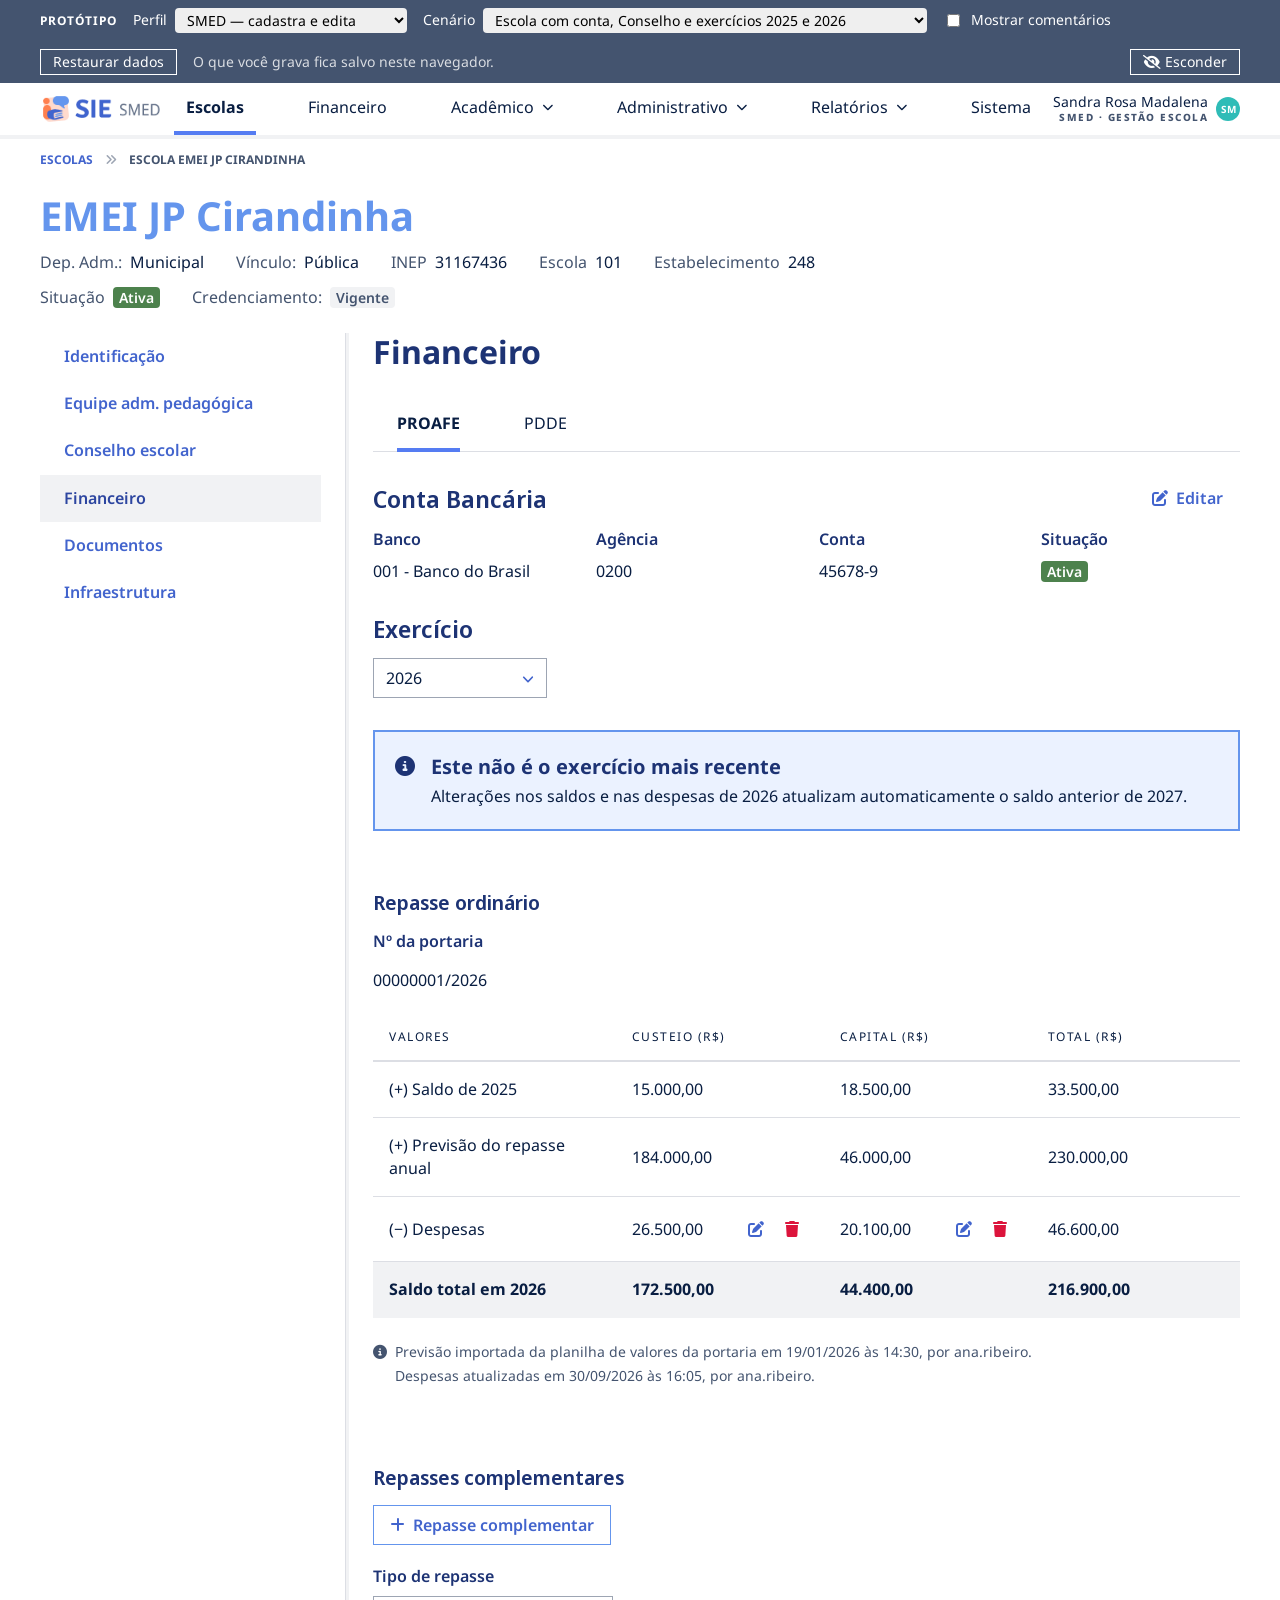
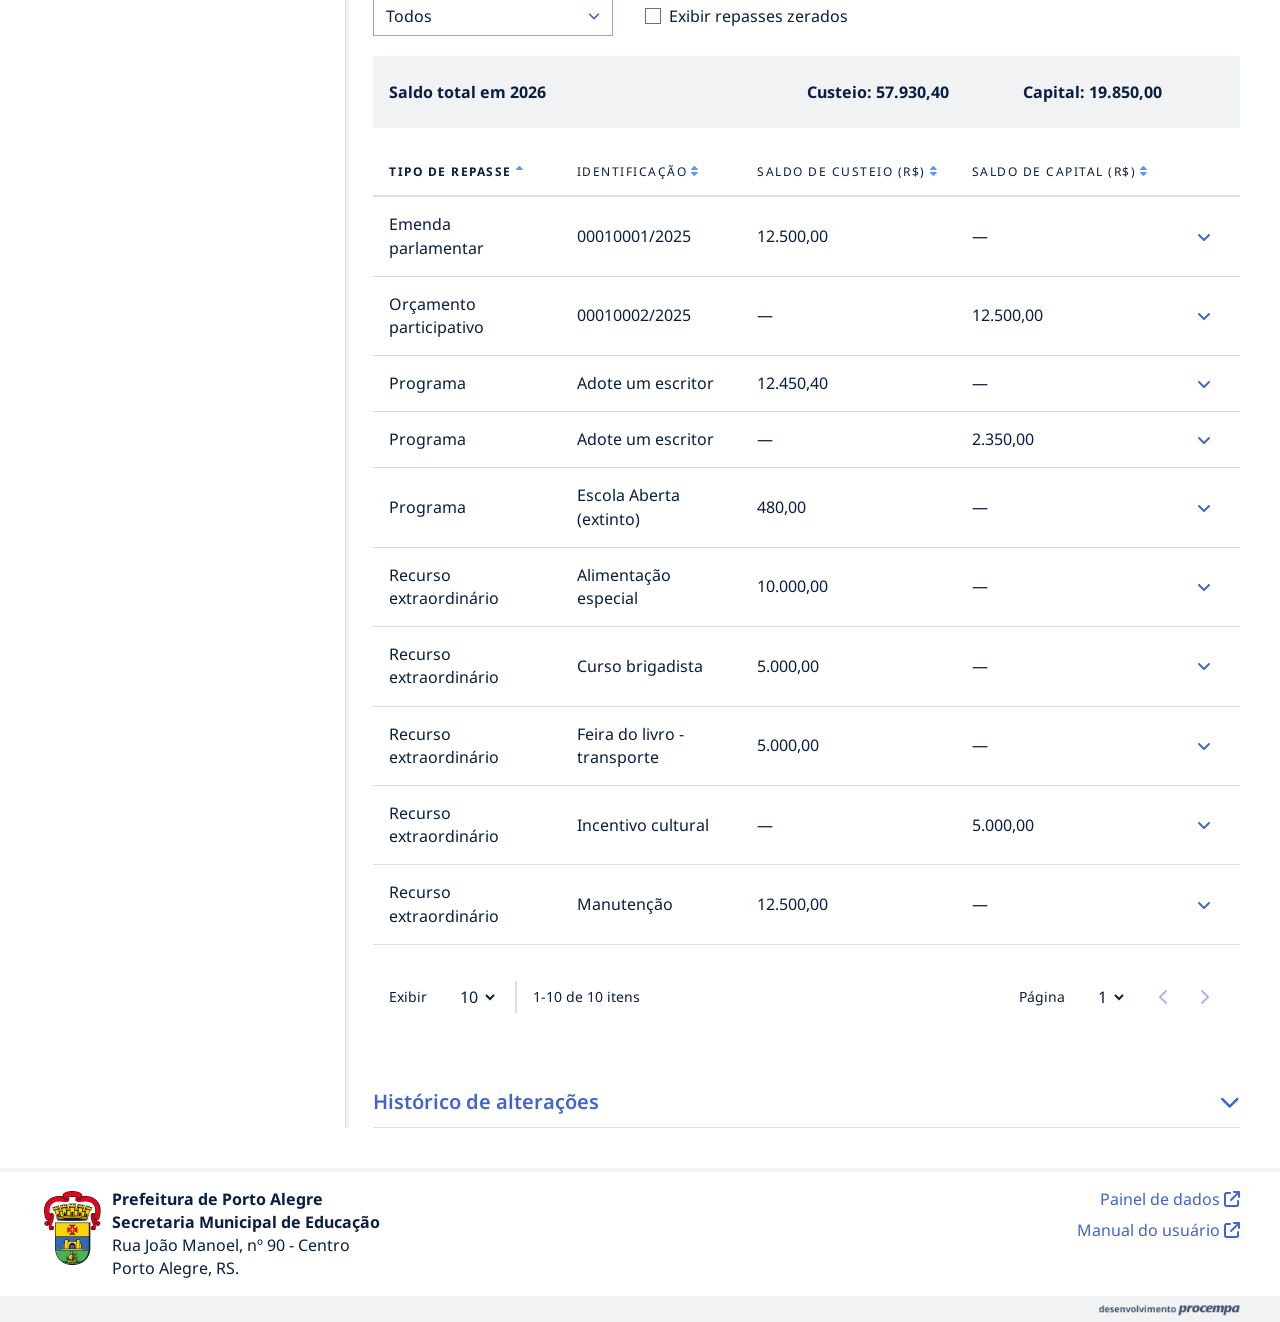
<file: index.html>
<!doctype html>
<html lang="pt-BR">
  <head>
    <meta charset="utf-8" />
    <meta name="viewport" content="width=device-width, initial-scale=1" />
    <!-- Protótipo publicado só para pessoas com o link: pede aos buscadores que não listem.
         Tirar no HTML final (checklist de ajustes, item 2.21). -->
    <meta name="robots" content="noindex, nofollow" />
    <title>Financeiro · PROAFE v2 (exercício geral) — SIE</title>
    <link rel="preconnect" href="https://fonts.googleapis.com" />
    <link rel="preconnect" href="https://fonts.gstatic.com" crossorigin />
    <link
      rel="stylesheet"
      href="https://fonts.googleapis.com/css2?family=Noto+Sans:wght@400;500;600;700;800&family=Noto+Sans+Display:wght@600;800&display=swap"
    />
    <link
      rel="stylesheet"
      href="https://cdnjs.cloudflare.com/ajax/libs/font-awesome/6.6.0/css/all.min.css"
    />
    <link rel="stylesheet" href="styles.css" />
  </head>
  <body>
    <a class="pular" href="#conteudo">Pular para o conteúdo</a>

    <!-- Barra do protótipo: troca perfil e cenário para conferir os critérios da EFS. Não faz parte da tela. -->
    <div class="prototipo-barra" id="prototipo-barra" role="region" aria-label="Controles do protótipo">
      <strong>Protótipo</strong>
      <label>
        Perfil
        <select id="perfil">
          <option value="smed">SMED — cadastra e edita</option>
          <option value="escola">Escola — só consulta (RN013)</option>
        </select>
      </label>
      <label>
        Cenário
        <select id="cenario">
          <option value="completo">Escola com conta, Conselho e exercícios 2025 e 2026</option>
          <option value="escola-nova-2027">Escola cadastrada depois da importação da planilha de 2027</option>
          <option value="sem-exercicio">Nenhum exercício aberto (primeiro exercício)</option>
          <option value="saldos-zerados">Saldos zerados (a conta pode ser inativada)</option>
          <option value="conta-inativa">Conta bancária inativa (RN004)</option>
          <option value="sem-conta">Sem conta bancária</option>
          <option value="sem-conselho">Sem Conselho Escolar (VAL002)</option>
        </select>
      </label>
      <label><input type="checkbox" id="mostrar-comentarios" /> Mostrar comentários</label>
      <button type="button" id="restaurar" class="prototipo-barra__botao">Restaurar dados</button>
      <span class="prototipo-barra__nota">O que você grava fica salvo neste navegador.</span>
      <button type="button" id="esconder-barra" class="prototipo-barra__botao prototipo-barra__esconder"><i class="fa-solid fa-eye-slash" aria-hidden="true"></i> Esconder</button>
    </div>

    <header class="header container-fluid">
      <div class="header__marca-area">
        <a class="header__marca" href="#/" aria-label="SIE SMED — página inicial">
          <img src="assets/logo-sie-smed.png" alt="" />
        </a>
        <button type="button" id="mostrar-barra" class="prototipo-mostrar" hidden><i class="fa-solid fa-eye" aria-hidden="true"></i> Mostrar</button>
      </div>
      <nav aria-label="Menu principal">
        <ul class="header__nav">
          <li><a href="#/escolas" id="nav-escolas" aria-current="page">Escolas</a></li>
          <li><a href="#/financeiro" id="nav-financeiro">Financeiro</a></li>
          <li><a href="#/" data-acao="fora">Acadêmico <i class="fa-solid fa-chevron-down" aria-hidden="true"></i></a></li>
          <li><a href="#/" data-acao="fora">Administrativo <i class="fa-solid fa-chevron-down" aria-hidden="true"></i></a></li>
          <li><a href="#/" data-acao="fora">Relatórios <i class="fa-solid fa-chevron-down" aria-hidden="true"></i></a></li>
          <li><a href="#/" data-acao="fora">Sistema</a></li>
        </ul>
      </nav>
      <div class="header__usuario">
        <div>
          <div class="header__usuario-nome">Sandra Rosa Madalena</div>
          <div class="header__usuario-escola" id="usuario-lotacao">SMED · Gestão Escola</div>
        </div>
        <span class="avatar" aria-hidden="true">SM</span>
      </div>
    </header>

    <main class="container-fluid" id="principal">
      <nav aria-label="Você está em">
        <ol class="breadcrumb">
          <li><a href="#/escolas" id="migalha-raiz">Escolas</a></li>
          <li><span aria-current="page" id="migalha-atual">Escola EMEI JP Cirandinha</span></li>
        </ol>
      </nav>

      <div class="page-header">
        <h1 class="page-title">EMEI JP Cirandinha</h1>
        <div class="page-meta">
          <span><span class="page-meta__rotulo">Dep. Adm.:</span>Municipal</span>
          <span><span class="page-meta__rotulo">Vínculo:</span>Pública</span>
          <span><span class="page-meta__rotulo">INEP</span>31167436</span>
          <span><span class="page-meta__rotulo">Escola</span>101</span>
          <span><span class="page-meta__rotulo">Estabelecimento</span>248</span>
        </div>
        <div class="page-meta">
          <span><span class="page-meta__rotulo">Situação</span><span class="tag tag--success">Ativa</span></span>
          <span><span class="page-meta__rotulo">Credenciamento:</span><span class="tag tag--default-light">Vigente</span></span>
        </div>
      </div>

      <div class="layout">
        <nav aria-label="Cadastro da escola">
          <ul class="menu-lateral">
            <li><a href="#/" data-acao="fora">Identificação</a></li>
            <li><a href="#/" data-acao="fora">Equipe adm. pedagógica</a></li>
            <li><a href="#/" data-acao="fora">Conselho escolar</a></li>
            <li><a href="#/" aria-current="page" id="menu-financeiro">Financeiro</a></li>
            <li><a href="#/" data-acao="fora">Documentos</a></li>
            <li><a href="#/" data-acao="fora">Infraestrutura</a></li>
          </ul>
        </nav>

        <!-- Montado por app.js conforme a rota: #/, #/abrir, #/repasse/novo, #/repasse/{id}, #/repasse/{id}/editar -->
        <section class="conteudo" id="conteudo" tabindex="-1" aria-live="off"></section>
      </div>
    </main>

    <footer class="footer">
      <div class="footer__principal container-fluid">
        <div class="footer__instituicao">
          <img src="assets/brasao-poa.png" alt="Brasão de Porto Alegre" />
          <div>
            <p><strong>Prefeitura de Porto Alegre</strong></p>
            <p><strong>Secretaria Municipal de Educação</strong></p>
            <p>Rua João Manoel, nº 90 - Centro</p>
            <p>Porto Alegre, RS.</p>
          </div>
        </div>
        <div class="footer__links">
          <a href="#/" data-acao="fora">Painel de dados <i class="fa-solid fa-arrow-up-right-from-square" aria-hidden="true"></i></a>
          <a href="#/" data-acao="fora">Manual do usuário <i class="fa-solid fa-arrow-up-right-from-square" aria-hidden="true"></i></a>
        </div>
      </div>
      <div class="footer__assinatura container-fluid">
        <img src="assets/procempa.png" alt="desenvolvimento Procempa" />
      </div>
    </footer>

    <!-- Toasts: anunciados por leitor de tela (WCAG 4.1.3). -->
    <div class="toast-area" role="status" aria-live="polite" id="toasts"></div>

    <!-- Modal de confirmação (ARIA APG — dialog modal: foco preso, Esc fecha, foco volta ao botão). -->
    <dialog class="modal modal--confirmacao" id="modal" aria-labelledby="modal-titulo" aria-describedby="modal-texto">
      <form method="dialog">
        <div class="modal__cabecalho">
          <h2 class="modal__titulo modal__titulo--perigo" id="modal-titulo"></h2>
        </div>
        <div class="modal__corpo">
          <p id="modal-texto"></p>
          <p class="campo__ajuda">Esta operação não poderá ser desfeita.</p>
        </div>
        <div class="modal__rodape">
          <button class="btn btn--tertiary" value="cancelar">Cancelar</button>
          <button class="btn btn--perigo" value="confirmar" id="modal-confirmar"></button>
        </div>
      </form>
    </dialog>

    <script src="dados.js"></script>
    <script src="app.js"></script>
  </body>
</html>
</file>
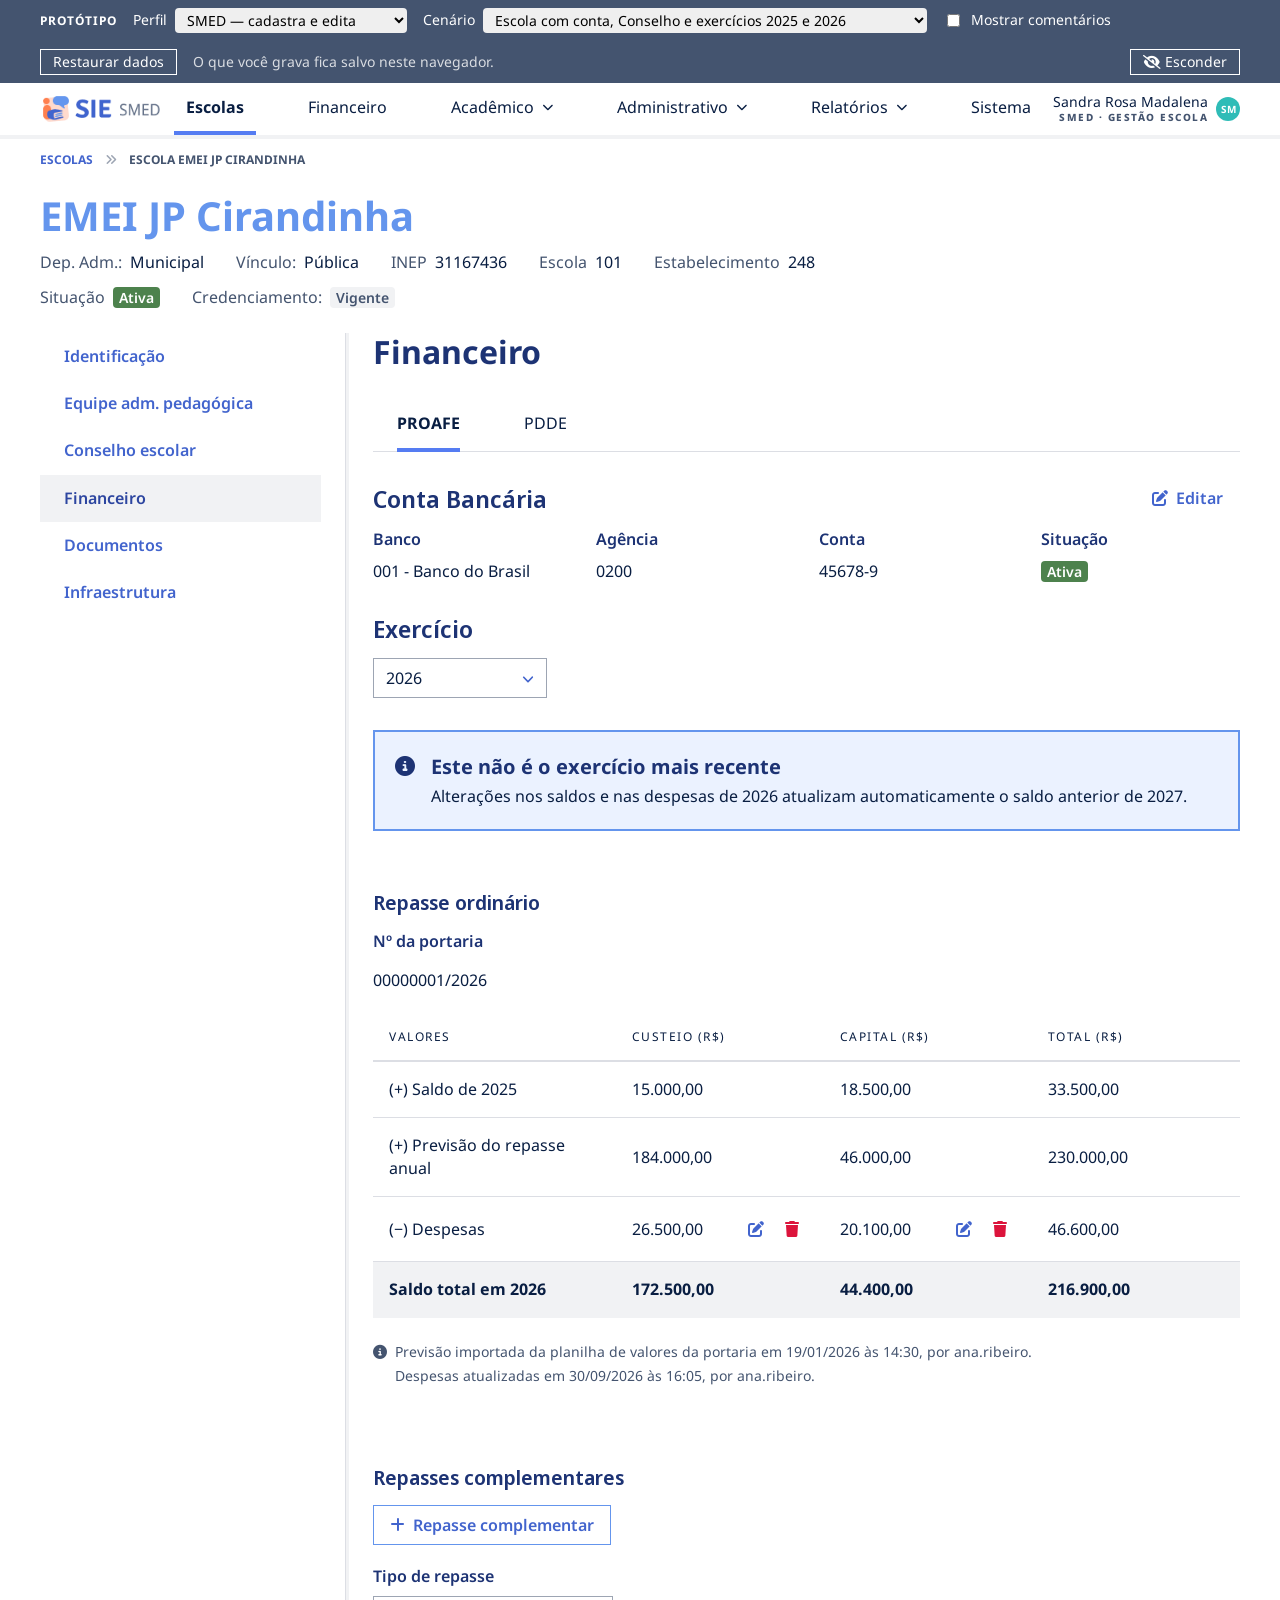
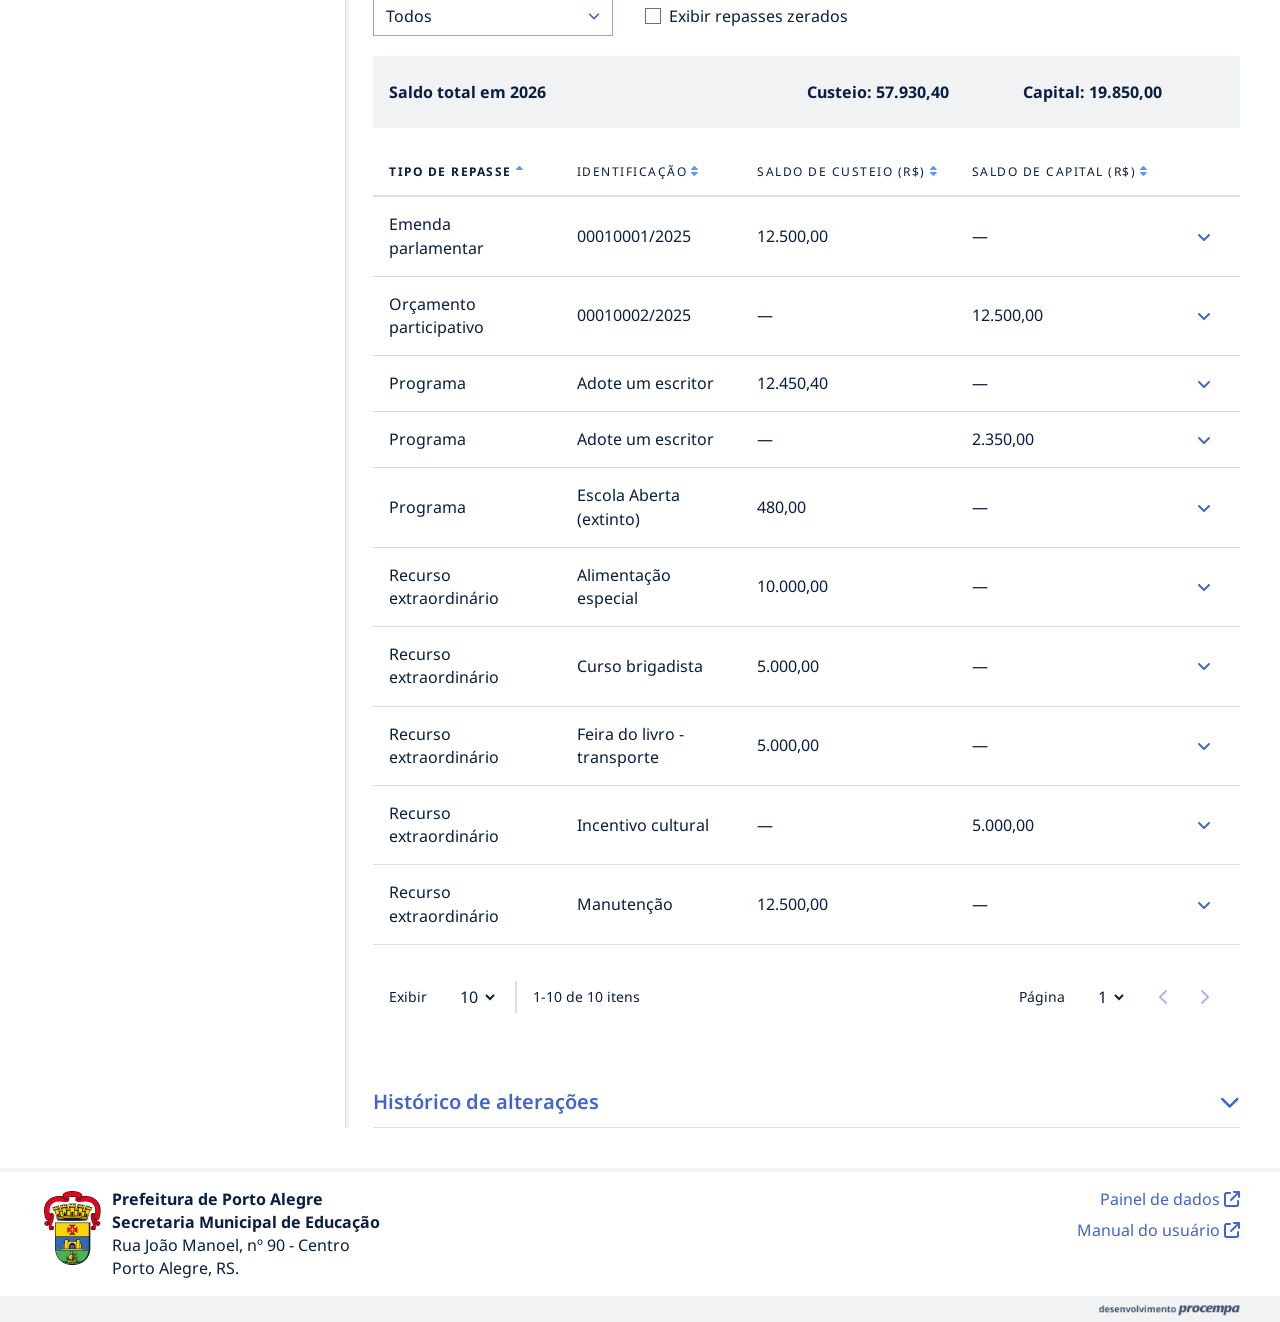
<file: prototipo-proafe-v2-arquivo-unico.html>
<!doctype html>
<html lang="pt-BR">
  <head>
    <meta charset="utf-8" />
    <meta name="viewport" content="width=device-width, initial-scale=1" />
    <!-- Protótipo publicado só para pessoas com o link: pede aos buscadores que não listem.
         Tirar no HTML final (checklist de ajustes, item 2.21). -->
    <meta name="robots" content="noindex, nofollow" />
    <!-- Protótipo HTML do PROAFE (versão 2, exercício geral) em arquivo único — gerado a partir de prototipo-html-proafe-v2/ (index.html, styles.css, dados.js, app.js, assets/). Para alterar, edite os arquivos de origem e gere de novo. -->
    <title>Financeiro · PROAFE v2 (exercício geral) — SIE</title>
    <link rel="preconnect" href="https://fonts.googleapis.com" />
    <link rel="preconnect" href="https://fonts.gstatic.com" crossorigin />
    <link
      rel="stylesheet"
      href="https://fonts.googleapis.com/css2?family=Noto+Sans:wght@400;500;600;700;800&family=Noto+Sans+Display:wght@600;800&display=swap"
    />
    <link
      rel="stylesheet"
      href="https://cdnjs.cloudflare.com/ajax/libs/font-awesome/6.6.0/css/all.min.css"
    />
    <style>
/*
 * Protótipo navegável — Financeiro · PROAFE (FLUXO002).
 *
 * Tokens: os nomes e valores dos variables-<origem>.json de design-system/figma,
 * com a convenção --color-* / --spacing-scale-* do _tokens.scss do sie2-web.
 * Componentes: os do [ds] Componentes v0.1.0, família de 16 px (DEC006), e os
 * compostos do SIE (cabeçalho, breadcrumb, menu lateral, tabela com texto-th,
 * paginação, histórico).
 */

:root {
  /* cor — semânticos */
  --color-primary-background: #ebf2ff;
  --color-primary-muted: #8bb3f7;
  --color-primary-surfaces: #6495ed;
  --color-primary-interactive-area: #557cf2;
  --color-primary-interactive: #4264cd;
  --color-primary-dark: #2d46a0;
  --color-primary-headings: #1d3374;

  --color-neutral-background: #f1f2f4;
  --color-neutral-light: #dcdee4;
  --color-neutral-muted: #9da5b3;
  --color-neutral-base: #626f86;
  --color-neutral-dark: #44546f;
  --color-neutral-body: #091e42;

  --color-highlight-background: #fff1ec; /* orange-5 (DEC024) */
  --color-highlight-muted: #ffbca3;
  --color-highlight-focus: #ff7f50;
  --color-highlight-dark: #b1360d;

  --color-danger-background: #fef1f3;
  --color-danger-muted: #f7a5b6;
  --color-danger-base: #dc143c;
  --color-danger-dark: #970e29;

  --color-success-background: #eff5ef;
  --color-success-muted: #9ec69e;
  --color-success-base: #4d824d;
  --color-success-dark: #315331;

  --color-warning-background: #fff8d1;
  --color-warning-muted: #ffe975;
  --color-warning-base: #f5c000;
  --color-warning-dark: #996c0b;

  --color-white: #ffffff;

  /* espaçamento */
  --spacing-scale-half: 4px;
  --spacing-scale-base: 8px;
  --spacing-scale-baseh: 12px;
  --spacing-scale-2x: 16px;
  --spacing-scale-2xh: 20px;
  --spacing-scale-3x: 24px;
  --spacing-scale-3xh: 28px;
  --spacing-scale-4x: 32px;
  --spacing-scale-5x: 40px;
  --spacing-scale-6x: 48px;
  --spacing-scale-7x: 56px;
  --spacing-scale-8x: 64px;

  /* tipografia (DEC027) */
  --font-family-base: "Noto Sans", "Segoe UI", Roboto, Arial, sans-serif;
  --font-size-scale-down-03: 0.625rem;
  --font-size-scale-down-02: 0.75rem;
  --font-size-scale-down-01: 0.875rem;
  --font-size-scale-base: 1rem;
  --font-size-scale-up-01: 1.25rem;
  --font-size-scale-up-02: 1.5rem;
  --font-size-scale-up-03: 2rem;
  --font-size-scale-up-04: 2.5rem;

  /* camadas */
  --shadow-camada-2: 0 0 8px rgba(9, 30, 66, 0.1), 0 4px 4px rgba(9, 30, 66, 0.15);
  --shadow-camada-3: 0 0 12px rgba(9, 30, 66, 0.1), 0 8px 8px rgba(9, 30, 66, 0.15);

  /* foco: anel laranja de 2 px (DEC010) */
  --focus-ring: 0 0 0 2px var(--color-highlight-focus);
}

*,
*::before,
*::after {
  box-sizing: border-box;
}

html {
  font-size: 16px;
}

body {
  margin: 0;
  font-family: var(--font-family-base);
  font-size: var(--font-size-scale-base);
  line-height: 1.45;
  color: var(--color-neutral-body);
  background: var(--color-white);
  display: flex;
  flex-direction: column;
  min-height: 100vh;
}

h1,
h2,
h3 {
  margin: 0;
  font-weight: 700;
}

button {
  font-family: inherit;
}

:focus-visible {
  outline: none;
  box-shadow: var(--focus-ring);
}

.visually-hidden {
  position: absolute !important;
  width: 1px;
  height: 1px;
  padding: 0;
  margin: -1px;
  overflow: hidden;
  clip: rect(0, 0, 0, 0);
  white-space: nowrap;
  border: 0;
}

.container-fluid {
  width: 100%;
  padding: 0 var(--spacing-scale-5x);
}

/* ─── Barra do protótipo — não faz parte da tela ─────────────────────────── */

.prototipo-barra {
  display: flex;
  align-items: center;
  gap: var(--spacing-scale-2x);
  flex-wrap: wrap;
  padding: var(--spacing-scale-base) var(--spacing-scale-5x);
  background: var(--color-neutral-dark);
  color: var(--color-white);
  font-size: var(--font-size-scale-down-01);
}

.prototipo-barra strong {
  letter-spacing: 0.08em;
  text-transform: uppercase;
  font-size: var(--font-size-scale-down-02);
}

.prototipo-barra label {
  display: inline-flex;
  align-items: center;
  gap: var(--spacing-scale-base);
}

.prototipo-barra select {
  font: inherit;
  padding: 2px var(--spacing-scale-base);
  border-radius: 4px;
  border: 0;
}

/* ─── Header (Cabeçalho_SIE_SMED) ─────────────────────────────────────────── */

.header {
  height: 56px;
  display: flex;
  align-items: stretch;
  justify-content: space-between;
  border-bottom: 4px solid var(--color-neutral-background);
  background: var(--color-white);
}

.header__marca {
  display: flex;
  align-items: center;
}

.header__marca img {
  height: 32px;
  width: auto;
}

.header > nav {
  display: flex;
  align-items: stretch;
}

.header__nav {
  display: flex;
  align-items: stretch;
  height: 100%;
  gap: var(--spacing-scale-5x);
  margin: 0;
  padding: 0;
  list-style: none;
}

.header__nav a {
  display: flex;
  align-items: center;
  gap: var(--spacing-scale-base);
  height: 100%;
  padding: 0 var(--spacing-scale-baseh);
  color: var(--color-neutral-body);
  text-decoration: none;
  border-bottom: 4px solid transparent;
  margin-bottom: -4px;
}

.header__nav a:hover {
  color: var(--color-primary-interactive);
}

.header__nav a[aria-current="page"] {
  font-weight: 700;
  border-bottom-color: var(--color-primary-interactive-area);
}

.header__nav .fa-chevron-down {
  font-size: 0.7em;
}

.header__usuario {
  display: flex;
  align-items: center;
  gap: var(--spacing-scale-base);
  text-align: right;
}

.header__usuario-nome {
  font-size: var(--font-size-scale-down-01);
  line-height: 1.2;
}

.header__usuario-escola {
  font-size: var(--font-size-scale-down-03);
  font-weight: 800;
  letter-spacing: 0.15em;
  color: var(--color-neutral-dark);
  text-transform: uppercase;
}

.avatar {
  position: relative;
  display: inline-flex;
  align-items: center;
  justify-content: center;
  width: 24px;
  height: 24px;
  border-radius: 50%;
  background: #2fbcb7; /* cyan-30 — exceção de primitiva do avatar (DEC009) */
  color: var(--color-white);
  font-size: var(--font-size-scale-down-03);
  font-weight: 700;
}

/* ─── Breadcrumb + cabeçalho de página ────────────────────────────────────── */

.breadcrumb {
  display: flex;
  flex-wrap: wrap;
  align-items: center;
  gap: var(--spacing-scale-baseh);
  margin: var(--spacing-scale-baseh) 0 0;
  padding: 0;
  list-style: none;
  font-size: var(--font-size-scale-down-02);
  font-weight: 700;
  text-transform: uppercase;
}

.breadcrumb li {
  display: inline-flex;
  align-items: center;
  gap: var(--spacing-scale-baseh);
}

.breadcrumb li + li::before {
  content: "\f101"; /* angles-right */
  font-family: "Font Awesome 6 Free";
  font-weight: 900;
  color: var(--color-neutral-muted);
}

.breadcrumb a {
  color: var(--color-primary-interactive);
  text-decoration: none;
}

.breadcrumb a:hover {
  text-decoration: underline;
}

.breadcrumb [aria-current="page"] {
  color: var(--color-neutral-dark);
}

.page-header {
  margin: var(--spacing-scale-3x) 0 var(--spacing-scale-3x);
}

.page-title {
  font-size: var(--font-size-scale-up-04);
  line-height: 1.15;
  color: var(--color-primary-surfaces);
}

.page-meta {
  display: flex;
  flex-wrap: wrap;
  gap: var(--spacing-scale-4x);
  margin-top: var(--spacing-scale-baseh);
  align-items: center;
}

.page-meta__rotulo {
  color: var(--color-neutral-dark);
  margin-right: var(--spacing-scale-base);
}

/* ─── Layout com menu lateral ─────────────────────────────────────────────── */

/* Como no Figma: menu de 281px, 24px, divisor de 4px (1px #DCDEE4 + 3px
   #F1F2F4) que vai até o fim do conteúdo, 24px e o conteúdo. */
.layout {
  display: grid;
  grid-template-columns: 309px 1fr;
  gap: 0;
  padding-bottom: var(--spacing-scale-5x);
  flex: 1;
}

.layout > nav {
  position: relative;
  padding-right: 28px;
}

.layout > nav::after {
  content: "";
  position: absolute;
  top: 0;
  right: 0;
  bottom: 0;
  width: 4px;
  background: linear-gradient(to right, var(--color-neutral-light) 0 1px, var(--color-neutral-background) 1px 4px);
}

.menu-lateral {
  margin: 0;
  padding: 0;
  list-style: none;
}

.menu-lateral a {
  display: block;
  padding: var(--spacing-scale-baseh) var(--spacing-scale-3x);
  color: var(--color-primary-interactive);
  font-weight: 600;
  text-decoration: none;
}

.menu-lateral a:hover {
  background: var(--color-primary-background);
}

.menu-lateral a[aria-current="page"] {
  background: var(--color-neutral-background);
  color: var(--color-primary-dark);
}

.menu-lateral__grupo {
  padding: var(--spacing-scale-2x) var(--spacing-scale-3x) var(--spacing-scale-half);
  font-size: var(--font-size-scale-down-03);
  font-weight: 800;
  letter-spacing: 0.15em;
  text-transform: uppercase;
  color: var(--color-neutral-base);
}

.menu-lateral__sub a {
  padding-left: var(--spacing-scale-5x);
}

.conteudo {
  padding-left: var(--spacing-scale-3x);
  min-width: 0;
}

.conteudo__titulo {
  font-size: var(--font-size-scale-up-03);
  color: var(--color-primary-headings);
  line-height: 1.2;
}

/* ─── Tabs (tabs - 16px · tab item) ───────────────────────────────────────── */

.tabs {
  display: flex;
  gap: var(--spacing-scale-2x);
  margin: var(--spacing-scale-3x) 0 var(--spacing-scale-4x);
  padding: 0;
  border-bottom: 1px solid var(--color-neutral-light);
}

.tab-item {
  position: relative;
  min-height: 56px;
  padding: 0 var(--spacing-scale-3x);
  border: 0;
  background: transparent;
  color: var(--color-neutral-body);
  font-size: var(--font-size-scale-base);
  cursor: pointer;
}

.tab-item:hover {
  color: var(--color-primary-interactive);
}

.tab-item[aria-selected="true"] {
  font-weight: 700;
}

.tab-item[aria-selected="true"]::after {
  content: "";
  position: absolute;
  left: var(--spacing-scale-3x);
  right: var(--spacing-scale-3x);
  bottom: -1px;
  height: 4px;
  background: var(--color-primary-interactive-area);
}

.tab-item[aria-selected="true"]:hover {
  color: var(--color-primary-interactive);
}

/* ─── Seção (section-header) ──────────────────────────────────────────────── */

/* O espaço entre as seções vem do próprio título, como no Figma (font-type h4/h5). */
.secao + .secao {
  margin-top: 0;
}

.secao__cabecalho {
  display: flex;
  align-items: center;
  justify-content: space-between;
  gap: var(--spacing-scale-2x);
  margin-bottom: var(--spacing-scale-2x);
}

/* Título de seção = font-type h4 do Figma: 24px, Noto Sans Display SemiBold,
   115%, 32px acima e 16px abaixo. h5 (subseções): 20px, 28px acima. */
.secao__titulo {
  margin: 0;
  padding: var(--spacing-scale-4x) 0 var(--spacing-scale-2x);
  font-family: "Noto Sans Display", "Noto Sans", sans-serif;
  font-size: 24px;
  font-weight: 600;
  line-height: 1.15;
  color: var(--color-primary-headings);
}

.secao__titulo--h5 {
  padding-top: 28px;
  font-size: 20px;
}

/* Com botão ao lado (Conta Bancária › Editar), o espaçamento passa para o cabeçalho. */
.secao__cabecalho:has(> .secao__titulo) {
  margin-bottom: 0;
  padding: var(--spacing-scale-4x) 0 var(--spacing-scale-2x);
}
.secao__cabecalho > .secao__titulo {
  padding: 0;
}
/* O botão (40px) não aumenta a altura do cabeçalho: o título mantém 32px acima e 16px abaixo. */
.secao__cabecalho:has(> .secao__titulo) > .btn {
  margin-block: -6px;
}
/* O último elemento da seção não soma margem: o próximo título já traz os 32px. */
.secao > :last-child {
  margin-bottom: 0;
}

.secao__acoes {
  display: flex;
  gap: var(--spacing-scale-base);
}

.texto-auxiliar {
  margin: var(--spacing-scale-base) 0 0;
  font-size: var(--font-size-scale-down-01);
  color: var(--color-neutral-base);
}

.estado-vazio {
  margin: 0;
  padding: var(--spacing-scale-3x);
  background: var(--color-neutral-background);
  color: var(--color-neutral-dark);
}

/* ─── Campos de leitura (campo-leitura) ───────────────────────────────────── */

.campos-leitura {
  display: flex;
  flex-wrap: wrap;
  gap: var(--spacing-scale-3x) var(--spacing-scale-6x);
  margin: 0;
}

.campos-leitura dt {
  font-weight: 600;
  color: var(--color-primary-headings);
  margin-bottom: var(--spacing-scale-base);
}

.campos-leitura dd {
  margin: 0;
}

/* ─── Button (button - 16px) ──────────────────────────────────────────────── */

.btn {
  display: inline-flex;
  align-items: center;
  justify-content: center;
  gap: var(--spacing-scale-base);
  height: 40px;
  padding: 0 var(--spacing-scale-2x);
  border: 1px solid transparent;
  border-radius: 0;
  font-size: var(--font-size-scale-base);
  font-weight: 600;
  line-height: 1;
  cursor: pointer;
  white-space: nowrap;
  text-decoration: none;
}

.btn--primary {
  background: var(--color-primary-interactive-area);
  color: var(--color-white);
}

.btn--primary:hover {
  background: var(--color-primary-interactive);
  border-color: var(--color-primary-dark);
}

.btn--primary:active {
  background: var(--color-primary-dark);
}

.btn--secondary {
  background: var(--color-white);
  color: var(--color-primary-interactive);
  border-color: var(--color-primary-surfaces);
}

.btn--secondary:hover {
  border-color: var(--color-primary-interactive);
  border-width: 2px;
  padding: 0 calc(var(--spacing-scale-2x) - 1px);
}

.btn--secondary:active,
.btn--tertiary:active {
  background: var(--color-primary-background);
}

.btn--tertiary {
  background: transparent;
  color: var(--color-primary-interactive);
}

.btn--tertiary:hover {
  border-color: var(--color-primary-background);
}

.btn--circle {
  width: 40px;
  padding: 0;
  border-radius: 50%;
}

.btn:disabled,
.btn[aria-disabled="true"] {
  opacity: 0.45;
  cursor: not-allowed;
}

.btn:focus-visible {
  box-shadow: none;
  outline: 2px solid var(--color-highlight-focus);
  outline-offset: 0;
}

/* ─── Tag (tag - 16px) ────────────────────────────────────────────────────── */

.tag {
  display: inline-flex;
  align-items: center;
  padding: 1px 6px;
  border-radius: 4px;
  font-size: var(--font-size-scale-down-01);
  font-weight: 600;
  line-height: 1.4;
  white-space: nowrap;
}

.tag--default { background: var(--color-neutral-base); color: var(--color-white); }
.tag--primary { background: var(--color-primary-surfaces); color: var(--color-white); }
.tag--success { background: var(--color-success-base); color: var(--color-white); }
.tag--danger { background: var(--color-danger-base); color: var(--color-white); }
.tag--default-light { background: var(--color-neutral-background); color: var(--color-neutral-dark); }
.tag--success-light { background: var(--color-neutral-background); color: var(--color-success-dark); }
.tag--danger-light { background: var(--color-neutral-background); color: var(--color-danger-dark); }

/* ─── Alert ───────────────────────────────────────────────────────────────── */

.alert {
  display: flex;
  gap: var(--spacing-scale-2x);
  padding: var(--spacing-scale-2xh) var(--spacing-scale-2xh);
  border: 2px solid;
  margin-bottom: var(--spacing-scale-3x);
}

.alert__icone {
  font-size: var(--font-size-scale-up-01);
  line-height: 1.4;
}

.alert__titulo {
  margin: 0 0 var(--spacing-scale-half);
  font-size: var(--font-size-scale-up-01);
  font-weight: 700;
}

.alert__corpo {
  margin: 0;
}

.alert--warning {
  background: var(--color-warning-background);
  border-color: var(--color-warning-base);
}

.alert--warning .alert__titulo,
.alert--warning .alert__icone { color: var(--color-warning-dark); }

.alert--danger {
  background: var(--color-danger-background);
  border-color: var(--color-danger-base);
}

.alert--danger .alert__titulo,
.alert--danger .alert__icone { color: var(--color-danger-dark); }

/* ─── Filtros: select multi e checkbox (select - 16px · checkbox - 16px) ──── */

.filtros {
  display: flex;
  flex-wrap: wrap;
  align-items: flex-end;
  gap: var(--spacing-scale-2x) var(--spacing-scale-4x);
  margin-bottom: var(--spacing-scale-3x);
}

.campo {
  display: flex;
  flex-direction: column;
  gap: var(--spacing-scale-base);
}

.campo__rotulo {
  font-weight: 600;
  color: var(--color-primary-headings);
}

.select {
  position: relative;
  width: 320px;
}

.select__gatilho {
  display: flex;
  align-items: center;
  justify-content: space-between;
  gap: var(--spacing-scale-base);
  width: 100%;
  height: 40px;
  padding: 0 var(--spacing-scale-baseh);
  border: 1px solid var(--color-neutral-muted);
  background: var(--color-white);
  color: var(--color-neutral-body);
  font-size: var(--font-size-scale-base);
  text-align: left;
  cursor: pointer;
}

.select__gatilho:hover {
  border-color: var(--color-primary-interactive-area);
}

.select__gatilho[aria-expanded="true"] {
  border: 2px solid var(--color-highlight-focus);
  padding: 0 calc(var(--spacing-scale-baseh) - 1px);
}

.select__valor {
  flex: 1;
  overflow: hidden;
  text-overflow: ellipsis;
  white-space: nowrap;
}

.select__valor--placeholder {
  color: var(--color-neutral-base);
}

.select__mais {
  font-weight: 700;
}

.select__limpar {
  border: 0;
  background: transparent;
  color: var(--color-neutral-dark);
  padding: 0 var(--spacing-scale-half);
  cursor: pointer;
}

.select__seta {
  color: var(--color-primary-interactive);
  font-size: 0.8em;
}

.select__painel {
  position: absolute;
  z-index: 20;
  top: calc(100% + 4px);
  left: 0;
  right: 0;
  padding: var(--spacing-scale-base) 0;
  background: var(--color-white);
  box-shadow: var(--shadow-camada-2);
}

.select__painel[hidden] {
  display: none;
}

.select__info {
  margin: 0 var(--spacing-scale-baseh) var(--spacing-scale-base);
  padding-bottom: var(--spacing-scale-base);
  border-bottom: 1px solid var(--color-neutral-light);
  font-size: var(--font-size-scale-down-02);
  color: var(--color-neutral-base);
}

.select__opcao {
  display: flex;
  align-items: center;
  gap: var(--spacing-scale-base);
  padding: var(--spacing-scale-base) var(--spacing-scale-baseh);
  cursor: pointer;
}

.select__opcao:hover {
  background: var(--color-primary-background);
}

.select__opcao--todos {
  font-weight: 700;
}

.checkbox {
  display: inline-flex;
  align-items: center;
  gap: var(--spacing-scale-base);
  min-height: 40px;
  cursor: pointer;
}

.checkbox input {
  appearance: none;
  width: 16px;
  height: 16px;
  margin: 0;
  border: 1px solid var(--color-neutral-base);
  background: var(--color-white);
  display: inline-grid;
  place-content: center;
  cursor: pointer;
  flex: none;
}

.checkbox:hover input,
.select__opcao:hover input {
  border-color: var(--color-primary-interactive-area);
}

.checkbox input:checked,
.checkbox input:indeterminate {
  background: var(--color-primary-interactive-area);
  border-color: var(--color-primary-interactive-area);
}

.checkbox input:checked::before {
  content: "\f00c";
  font-family: "Font Awesome 6 Free";
  font-weight: 900;
  font-size: 10px;
  color: var(--color-white);
}

.checkbox input:indeterminate::before {
  content: "";
  width: 8px;
  height: 2px;
  background: var(--color-white);
}

.checkbox input:focus-visible {
  box-shadow: var(--focus-ring);
}

/* ─── Tabela (shared/tabela + texto-th) ───────────────────────────────────── */

.tabela {
  width: 100%;
  border-collapse: collapse;
}

/* Cabeçalho como o table-cell (th) do Figma: 16px nos quatro lados (48px de
   altura), 12px/15px, espaçamento de 1,5px, Regular; Bold só na coluna ordenada. */
.tabela thead th {
  padding: var(--spacing-scale-2x);
  border-bottom: 2px solid var(--color-neutral-light);
  text-align: left;
  font-size: var(--font-size-scale-down-02);
  font-weight: 400;
  line-height: 15px;
  letter-spacing: 1.5px;
  text-transform: uppercase;
  color: var(--color-neutral-body);
  white-space: nowrap;
}

.tabela td {
  padding: var(--spacing-scale-2x);
  border-bottom: 1px solid var(--color-neutral-light);
  vertical-align: middle;
}

.tabela tbody tr:hover {
  background: var(--color-neutral-background);
}

.tabela .num {
  text-align: right;
  font-variant-numeric: tabular-nums;
}

.tabela th.num .th-ordenavel {
  justify-content: flex-end;
}

.tabela .acoes {
  width: 1%;
  text-align: right;
  white-space: nowrap;
  padding-top: var(--spacing-scale-half);
  padding-bottom: var(--spacing-scale-half);
}

.tabela__vazio td {
  text-align: center;
  color: var(--color-neutral-dark);
  padding: var(--spacing-scale-4x);
}

.tabela tbody tr.tabela__vazio:hover {
  background: transparent;
}

.th-ordenavel {
  display: inline-flex;
  align-items: center;
  gap: var(--spacing-scale-half);
  padding: 0;
  border: 0;
  background: transparent;
  font: inherit;
  letter-spacing: inherit;
  text-transform: inherit;
  color: inherit;
  cursor: pointer;
}

.th-ordenavel .fa-solid {
  color: var(--color-primary-surfaces);
  font-size: 0.9em;
}

.tabela thead th[aria-sort="ascending"],
.tabela thead th[aria-sort="descending"] {
  font-weight: 700;
}

.celula-secundaria {
  display: block;
  font-size: var(--font-size-scale-down-01);
  color: var(--color-neutral-base);
}

.linha-extinta td {
  color: var(--color-neutral-base);
}

/* ─── Paginação (paginacao — Sala de Aula, DEC005) ────────────────────────── */

/* Como o componente paginacao do Figma: sem fundo e sem borda, 20px abaixo da
   tabela, 16px de padding, grupos com 16px entre os itens, divisor de 2px × 32px
   e setas de 40px × 32px, uma encostada na outra. */
.paginacao {
  display: flex;
  align-items: center;
  justify-content: space-between;
  gap: var(--spacing-scale-2x);
  margin-top: 20px;
  padding: var(--spacing-scale-2x);
  background: transparent;
  font-size: var(--font-size-scale-down-01);
}

.paginacao__grupo {
  display: flex;
  align-items: center;
  gap: var(--spacing-scale-2x);
}

.paginacao__divisor {
  width: 2px;
  height: 32px;
  background: var(--color-neutral-light);
}

.paginacao select {
  height: 32px;
  padding: 0 var(--spacing-scale-half) 0 var(--spacing-scale-baseh);
  border: 1px solid transparent;
  background-color: var(--color-white);
  font: inherit;
  font-size: var(--font-size-scale-base);
  color: var(--color-neutral-body);
  cursor: pointer;
}

.paginacao .btn--circle {
  width: 40px;
  height: 32px;
}

.paginacao .btn--circle + .btn--circle {
  margin-left: calc(-1 * var(--spacing-scale-2x));
}

/* ─── Accordion (accordion - 16px) · Histórico de alterações ──────────────── */

.accordion {
  margin-top: var(--spacing-scale-6x);
  border-bottom: 1px solid var(--color-neutral-light);
}

.accordion__botao {
  display: flex;
  align-items: center;
  justify-content: space-between;
  width: 100%;
  min-height: 50px;
  padding: 0;
  border: 0;
  background: transparent;
  color: var(--color-primary-interactive);
  font-size: var(--font-size-scale-up-01);
  font-weight: 600;
  text-align: left;
  cursor: pointer;
}

.accordion__botao .fa-chevron-down {
  transition: transform 0.15s ease;
}

.accordion__botao[aria-expanded="true"] .fa-chevron-down {
  transform: rotate(180deg);
}

.accordion__painel {
  padding-bottom: var(--spacing-scale-3x);
}

.accordion__painel[hidden] {
  display: none;
}

/* ─── Toast ───────────────────────────────────────────────────────────────── */

.toast-area {
  position: fixed;
  top: var(--spacing-scale-2x);
  right: var(--spacing-scale-2x);
  z-index: 50;
  display: flex;
  flex-direction: column;
  gap: var(--spacing-scale-base);
  max-width: 420px;
}

.toast {
  display: flex;
  gap: var(--spacing-scale-baseh);
  padding: var(--spacing-scale-2x);
  background: var(--color-primary-background);
  border-left: 4px solid var(--color-primary-interactive-area);
  box-shadow: var(--shadow-camada-3);
}

.toast .fa-solid {
  color: var(--color-primary-interactive);
  line-height: 1.45;
}

/* ─── Footer (footer desktop — SIE) ───────────────────────────────────────── */

.footer {
  border-top: 4px solid var(--color-neutral-background);
}

.footer__principal {
  display: flex;
  justify-content: space-between;
  gap: var(--spacing-scale-3x);
  padding-top: var(--spacing-scale-2x);
  padding-bottom: var(--spacing-scale-2x);
}

.footer__instituicao {
  display: flex;
  gap: var(--spacing-scale-base);
  align-items: flex-start;
}

.footer__instituicao img {
  width: 64px;
  height: auto;
}

.footer__instituicao p {
  margin: 0;
}

.footer__links {
  display: flex;
  flex-direction: column;
  align-items: flex-end;
  gap: var(--spacing-scale-base);
}

.footer__links a {
  color: var(--color-primary-interactive);
  text-decoration: none;
}

.footer__links a:hover {
  text-decoration: underline;
}

.footer__assinatura {
  display: flex;
  justify-content: flex-end;
  padding-top: var(--spacing-scale-half);
  padding-bottom: var(--spacing-scale-half);
  background: var(--color-neutral-background);
}

.footer__assinatura img {
  height: 18px;
}

/* ─── Barra do protótipo: botão e nota ────────────────────────────────────── */

.prototipo-barra__botao {
  font: inherit;
  padding: 2px var(--spacing-scale-baseh);
  border: 1px solid var(--color-white);
  background: transparent;
  color: var(--color-white);
  cursor: pointer;
}

.prototipo-barra__botao:hover {
  background: rgba(255, 255, 255, 0.15);
}

.prototipo-barra__nota {
  opacity: 0.8;
}

/* ─── Edição na própria página ────────────────────────────────────────────── */

.painel-edicao {
  padding: var(--spacing-scale-3x);
  border: 1px solid var(--color-neutral-light);
  border-left: 4px solid var(--color-primary-interactive-area);
  background: var(--color-white);
  box-shadow: var(--shadow-camada-2);
}

.secao__cabecalho + .painel-edicao {
  margin-bottom: var(--spacing-scale-3x);
}

.painel-edicao__titulo {
  margin: 0 0 var(--spacing-scale-3x);
  font-size: var(--font-size-scale-up-01);
  color: var(--color-primary-headings);
}

.subpagina__acoes {
  display: flex;
  justify-content: flex-end;
  gap: var(--spacing-scale-base);
  margin-top: var(--spacing-scale-base);
  padding-top: var(--spacing-scale-3x);
  border-top: 1px solid var(--color-neutral-light);
}

/* identificação da linha: abre e fecha o detalhe na própria tabela */
.link-botao {
  display: inline-flex;
  align-items: center;
  gap: var(--spacing-scale-base);
  padding: 0;
  border: 0;
  background: transparent;
  color: var(--color-primary-interactive);
  font: inherit;
  font-weight: 600;
  text-align: left;
  cursor: pointer;
}

.link-botao .fa-solid {
  width: 10px;
  font-size: 0.75em;
}

.link-botao:hover {
  text-decoration: underline;
}

.link-botao:disabled {
  color: var(--color-neutral-base);
  cursor: default;
  text-decoration: none;
}

/* (As regras de linha aberta com fundo azul da versão anterior saíram: a lista
   segue o accordion do sistema, sem fundo — ver o fim deste arquivo.) */

/* campos de leitura em grade, nos detalhes */
.campos-leitura--grade {
  display: grid;
  grid-template-columns: repeat(auto-fill, minmax(220px, 1fr));
}

.campos-leitura--grade .campo-largo {
  grid-column: 1 / -1;
}

.campos-leitura dd.texto-longo {
  max-width: 72ch;
  white-space: pre-line;
}

/* ─── Formulário (input text · select · textarea · radio — 16px) ──────────── */

.formulario {
  display: grid;
  grid-template-columns: repeat(auto-fill, minmax(240px, 1fr));
  gap: var(--spacing-scale-3x) var(--spacing-scale-4x);
  max-width: 880px;
}

.formulario .campo-largo {
  grid-column: 1 / -1;
}

.formulario__grupo {
  grid-column: 1 / -1;
  margin: var(--spacing-scale-2x) 0 0;
  padding-top: var(--spacing-scale-3x);
  border-top: 1px solid var(--color-neutral-light);
  font-size: var(--font-size-scale-up-01);
  color: var(--color-primary-headings);
}

fieldset.campo {
  min-width: 0;
  margin: 0;
  padding: 0;
  border: 0;
}

fieldset.campo legend {
  padding: 0;
  margin-bottom: var(--spacing-scale-base);
}

.campo .obrigatorio {
  color: var(--color-danger-base);
  margin-left: 2px;
}

.controle {
  width: 100%;
  height: 40px;
  padding: 0 var(--spacing-scale-baseh);
  border: 1px solid var(--color-neutral-muted);
  border-radius: 0;
  background: var(--color-white);
  color: var(--color-neutral-body);
  font: inherit;
}

select.controle {
  appearance: none;
  padding-right: var(--spacing-scale-5x);
  background-image: url("data:image/svg+xml,%3Csvg xmlns='http://www.w3.org/2000/svg' viewBox='0 0 448 512'%3E%3Cpath fill='%234264cd' d='M201.4 374.6c12.5 12.5 32.8 12.5 45.3 0l160-160c12.5-12.5 12.5-32.8 0-45.3s-32.8-12.5-45.3 0L224 306.7 86.6 169.4c-12.5-12.5-32.8-12.5-45.3 0s-12.5 32.8 0 45.3l160 160z'/%3E%3C/svg%3E");
  background-repeat: no-repeat;
  background-position: right 12px center;
  background-size: 12px;
  cursor: pointer;
}

textarea.controle {
  height: auto;
  min-height: 120px;
  padding: var(--spacing-scale-base) var(--spacing-scale-baseh);
  resize: vertical;
  line-height: 1.45;
}

.controle::placeholder {
  color: var(--color-neutral-muted);
}

.controle:hover {
  border-color: var(--color-primary-interactive-area);
}

.controle:focus,
.controle:focus-visible {
  outline: none;
  border: 2px solid var(--color-highlight-focus);
  padding-left: calc(var(--spacing-scale-baseh) - 1px);
  box-shadow: none;
}

.controle:disabled {
  background-color: var(--color-neutral-background);
  border-color: var(--color-neutral-light);
  color: var(--color-neutral-base);
  cursor: not-allowed;
}

.controle--monetario {
  text-align: right;
  font-variant-numeric: tabular-nums;
}

.campo--erro .campo__rotulo {
  color: var(--color-danger-base);
}

.campo--erro .controle {
  border-color: var(--color-danger-base);
}

.campo__erro {
  display: flex;
  /* ícone na primeira linha, na baseline do texto, quando a mensagem quebra */
  align-items: baseline;
  gap: var(--spacing-scale-half);
  margin: 0;
  font-size: var(--font-size-scale-down-01);
  color: var(--color-danger-dark);
}

.campo__erro .fa-solid {
  flex-shrink: 0;
  color: var(--color-danger-base);
}

.campo__ajuda {
  margin: 0;
  font-size: var(--font-size-scale-down-01);
  color: var(--color-neutral-base);
}

/* readonly: rótulo + texto, sem caixa (input text · readonly) */
.campo__leitura {
  min-height: 40px;
  display: flex;
  align-items: center;
  gap: var(--spacing-scale-base);
}

.campo__leitura--longo {
  display: block;
  min-height: 0;
  max-width: 72ch;
}

.radios {
  display: flex;
  gap: var(--spacing-scale-3x);
  min-height: 40px;
  align-items: center;
  margin: 0;
  padding: 0;
  border: 0;
}

.radios legend {
  padding: 0;
  margin-bottom: var(--spacing-scale-base);
  float: left;
  width: 100%;
}

.radio {
  display: inline-flex;
  align-items: center;
  gap: var(--spacing-scale-base);
  cursor: pointer;
}

.radio input {
  appearance: none;
  width: 16px;
  height: 16px;
  margin: 0;
  border: 1px solid var(--color-neutral-base);
  border-radius: 50%;
  background: var(--color-white);
  display: inline-grid;
  place-content: center;
  cursor: pointer;
}

.radio:hover input {
  border-color: var(--color-primary-interactive-area);
}

.radio input:checked {
  border-color: var(--color-primary-interactive-area);
}

.radio input:checked::before {
  content: "";
  width: 8px;
  height: 8px;
  border-radius: 50%;
  background: var(--color-primary-interactive-area);
}

.campo--erro .radio input {
  border-color: var(--color-danger-base);
}

/* bloco somente leitura dentro do formulário (dados do item da lista global) */
.item-lista {
  grid-column: 1 / -1;
  display: grid;
  grid-template-columns: repeat(auto-fill, minmax(200px, 1fr));
  gap: var(--spacing-scale-2x) var(--spacing-scale-4x);
  padding: var(--spacing-scale-2x) var(--spacing-scale-3x);
  background: var(--color-neutral-background);
}

.item-lista__titulo {
  grid-column: 1 / -1;
  margin: 0;
  font-size: var(--font-size-scale-down-02);
  font-weight: 800;
  letter-spacing: 0.12em;
  text-transform: uppercase;
  color: var(--color-neutral-dark);
}

.item-lista .campo-largo {
  grid-column: 1 / -1;
}

/* ─── Exercício da página ─────────────────────────────────────────────────── */

.seletor-exercicio {
  width: 240px;
}

/* estado vazio no estilo do design (Figma 8086:210408): frase simples, botão embaixo */
.vazio-texto {
  margin: 0 0 var(--spacing-scale-2x);
  color: var(--color-neutral-body);
}

.vazio-texto--alerta {
  display: flex;
  align-items: baseline;
  gap: var(--spacing-scale-base);
  color: var(--color-warning-dark);
  font-weight: 600;
}

.vazio-texto--alerta .fa-solid {
  color: var(--color-warning-base);
}

/* ação de inclusão logo abaixo do título da seção */
.secao__inicio {
  margin-bottom: var(--spacing-scale-3x);
}

/* repasse ordinário em três colunas, como no protótipo do design */
.campos-leitura--3 {
  display: grid;
  grid-template-columns: repeat(3, minmax(0, 1fr));
  margin-bottom: var(--spacing-scale-3x);
}

.campos-leitura--3 + .texto-auxiliar {
  margin: calc(-1 * var(--spacing-scale-2x)) 0 var(--spacing-scale-3x);
}

.valor-negativo {
  color: var(--color-danger-dark);
  font-weight: 600;
}

/* última atualização das despesas */
.atualizacao {
  display: flex;
  flex-wrap: wrap;
  align-items: center;
  gap: var(--spacing-scale-base);
  margin: 0;
  padding: var(--spacing-scale-baseh) var(--spacing-scale-2x);
  background: var(--color-neutral-background);
  font-size: var(--font-size-scale-down-01);
  color: var(--color-neutral-dark);
}

.atualizacao > .fa-clock {
  color: var(--color-neutral-base);
}

.atualizacao--alerta {
  background: var(--color-warning-background);
  border-left: 4px solid var(--color-warning-base);
}

.tag--warning-light {
  gap: var(--spacing-scale-half);
  background: var(--color-warning-muted);
  color: var(--color-warning-dark);
}

.a-informar {
  font-style: italic;
  color: var(--color-warning-dark);
}

/* ─── Modal (modal - 16px · Abrir exercício, Figma 7983:196998) ───────────── */

.modal {
  width: min(800px, calc(100vw - 32px));
  max-height: calc(100vh - 32px);
  padding: 0;
  border: 0;
  background: var(--color-white);
  color: var(--color-neutral-body);
  box-shadow: var(--shadow-camada-3);
}

.modal::backdrop {
  background: rgba(9, 30, 66, 0.5);
}

.modal form {
  display: flex;
  flex-direction: column;
  max-height: calc(100vh - 32px);
}

.modal__cabecalho {
  padding: var(--spacing-scale-4x) var(--spacing-scale-4x) var(--spacing-scale-3x);
  border-bottom: 1px solid var(--color-neutral-light);
}

.modal__titulo {
  font-size: var(--font-size-scale-up-02);
  color: var(--color-primary-headings);
}

.modal__corpo {
  display: flex;
  flex-direction: column;
  gap: var(--spacing-scale-3x);
  padding: var(--spacing-scale-4x);
  overflow-y: auto;
}

.modal__ano {
  width: 160px;
}

.campo__rotulo--desabilitado {
  color: var(--color-neutral-base);
  font-weight: 400;
}

.modal__copiar {
  min-height: 0;
  margin-bottom: calc(-1 * var(--spacing-scale-baseh));
}

.modal__rodape {
  display: flex;
  justify-content: flex-end;
  gap: var(--spacing-scale-2x);
  padding: var(--spacing-scale-3x) var(--spacing-scale-4x);
  border-top: 1px solid var(--color-neutral-light);
}

.arvore {
  max-height: 380px;
  overflow-y: auto;
  margin: 0;
  padding: 0;
  list-style: none;
  border: 1px solid var(--color-neutral-light);
  border-radius: 6px;
}

.arvore--inativa .arvore__linha--grupo,
.arvore--inativa .arvore__linha--item {
  opacity: 0.55;
}

.arvore__linha {
  display: flex;
  align-items: center;
  justify-content: space-between;
  gap: var(--spacing-scale-2x);
  min-height: 48px;
  padding: 0 var(--spacing-scale-2x) 0 var(--spacing-scale-3x);
  border-bottom: 1px solid var(--color-neutral-light);
}

.arvore__linha:last-child {
  border-bottom: 0;
}

.arvore__linha .checkbox {
  min-height: 0;
  gap: var(--spacing-scale-2x);
}

.arvore__linha--grupo {
  font-weight: 700;
  color: var(--color-primary-headings);
}

.arvore__linha--item {
  padding-left: calc(var(--spacing-scale-3x) + var(--spacing-scale-5x));
}

.arvore__detalhe {
  color: var(--color-neutral-base);
}

.arvore__linha--desabilitada {
  color: var(--color-neutral-muted);
}

.arvore__linha--desabilitada .arvore__detalhe {
  color: var(--color-neutral-muted);
}

.arvore__linha--desabilitada input {
  border-color: var(--color-neutral-muted);
  cursor: not-allowed;
}

.arvore__aviso {
  font-size: var(--font-size-scale-down-01);
  color: var(--color-warning-dark);
  white-space: nowrap;
}

.info {
  display: flex;
  gap: var(--spacing-scale-baseh);
  align-items: flex-start;
  padding: var(--spacing-scale-2x) var(--spacing-scale-2x);
  border-radius: 6px;
  background: var(--color-primary-background);
  font-size: var(--font-size-scale-down-01);
  color: var(--color-neutral-dark);
}

.info p {
  margin: 0;
}

.info .fa-solid {
  font-size: var(--font-size-scale-up-01);
  color: var(--color-neutral-body);
}

/* ─── Toast de sucesso ────────────────────────────────────────────────────── */

.toast--sucesso {
  background: var(--color-success-background);
  border-left-color: var(--color-success-base);
}

.toast--sucesso .fa-solid {
  color: var(--color-success-base);
}

/* ─── Responsivo ──────────────────────────────────────────────────────────── */

@media (max-width: 992px) {
  .container-fluid {
    padding: 0 var(--spacing-scale-2x);
  }

  .header__nav {
    display: none;
  }

  .layout {
    grid-template-columns: 1fr;
  }

  .layout > nav {
    padding-right: 0;
  }

  .layout > nav::after {
    display: none;
  }

  .menu-lateral {
    border-bottom: 3px solid var(--color-neutral-background);
    padding: 0 0 var(--spacing-scale-2x);
    margin-bottom: var(--spacing-scale-3x);
  }

  .conteudo {
    padding-left: 0;
  }

  .tabela-rolagem {
    overflow-x: auto;
  }
}

/* ═══ Protótipo HTML de 13/10/2026 — telas atuais do Figma ═══════════════════ */

.pular {
  position: absolute;
  left: -9999px;
  top: 0;
  z-index: 100;
  padding: var(--spacing-scale-base) var(--spacing-scale-2x);
  background: var(--color-white);
  color: var(--color-primary-interactive);
  font-weight: 600;
}
.pular:focus { left: var(--spacing-scale-2x); }

/* Valor negativo: sinal de menos e vermelho (RN019) — o sinal é texto, não só cor. */
.valor-negativo { color: var(--color-danger-dark); font-weight: 600; }

/* Alerta informativo (azul) e fechável */
.alert--info { background: var(--color-primary-background); border-color: var(--color-primary-surfaces); }
.alert--info .alert__titulo, .alert--info .alert__icone { color: var(--color-primary-headings); }
.alert > div { flex: 1; }
.alert__fechar {
  align-self: flex-start;
  border: 0;
  background: transparent;
  color: var(--color-neutral-dark);
  font-size: var(--font-size-scale-up-01);
  cursor: pointer;
  padding: 0 var(--spacing-scale-half);
}

/* Campos de leitura em grade */
.campos-leitura-grade {
  display: grid;
  grid-template-columns: repeat(4, minmax(0, 1fr));
  gap: var(--spacing-scale-2x) var(--spacing-scale-3x);
  margin: 0 0 var(--spacing-scale-3x);
}
.campos-leitura-grade--2 { grid-template-columns: repeat(2, minmax(0, 1fr)); max-width: 560px; margin: var(--spacing-scale-baseh) 0 0; }
.campos-leitura-grade dt, .campos-leitura-grade .campo__rotulo { font-weight: 600; color: var(--color-primary-headings); display: block; }
.campos-leitura-grade dd { margin: var(--spacing-scale-base) 0 0; }
.campos-leitura-grade dd:has(> *:only-child), .campos-leitura-grade > div:has(dt) { min-width: 0; }

/* Linha de ações e seletor de exercício */
.linha-acoes { display: flex; align-items: center; gap: var(--spacing-scale-3x); flex-wrap: wrap; }
.seletor-exercicio { width: 174px; }
.bloco-acao { margin-bottom: var(--spacing-scale-3x); }
.bloco-acao .campo__ajuda { margin-top: var(--spacing-scale-base); }
.btn[aria-disabled="true"] { pointer-events: none; }

/* Nº da portaria */
.campo-portaria { margin-bottom: var(--spacing-scale-3x); }
.campo-portaria .campo__rotulo { display: block; margin-bottom: var(--spacing-scale-base); }
.campo-portaria__valor { display: flex; align-items: center; gap: var(--spacing-scale-baseh); min-height: 40px; }
.edicao-inline { display: flex; flex-wrap: wrap; align-items: center; gap: var(--spacing-scale-base); }
.edicao-inline .controle { width: 220px; }
.edicao-inline .campo__erro { flex-basis: 100%; }

/* Botões de ícone (lápis, lixeira) */
.btn-icone {
  display: inline-flex;
  align-items: center;
  justify-content: center;
  width: 32px;
  height: 32px;
  border: 0;
  background: transparent;
  color: var(--color-primary-interactive);
  cursor: pointer;
  font-size: 1rem;
}
.btn-icone:hover { background: var(--color-primary-background); }
.btn-icone--perigo { color: var(--color-danger-base); }
.btn-icone--perigo:hover { background: var(--color-danger-background); }
.btn-icone:focus-visible { outline: 2px solid var(--color-highlight-focus); box-shadow: none; }
.btn--compacto { height: 32px; padding: 0 var(--spacing-scale-baseh); font-size: var(--font-size-scale-down-01); }
.btn--perigo { background: var(--color-danger-base); color: var(--color-white); }
.btn--perigo:hover { background: var(--color-danger-dark); }

/* Tabela de valores: números à esquerda, ícones à direita (padrão das tabelas do Figma) */
.tabela--valores { table-layout: fixed; }
.tabela--valores th[scope="row"] {
  text-align: left;
  font-size: var(--font-size-scale-base);
  font-weight: 400;
  letter-spacing: 0;
  text-transform: none;
  white-space: normal;
  border-bottom: 1px solid var(--color-neutral-light);
  padding: var(--spacing-scale-2x);
  color: var(--color-neutral-body);
}
.tabela--valores thead th:first-child { width: 28%; }
/* Tabela de valores de um repasse complementar: ocupa a largura toda, como no Figma. */
.tabela--valores-1 thead th:first-child { width: 55%; }
.tabela--valores td { font-variant-numeric: tabular-nums; }
.tabela tbody tr.linha-total, .tabela tfoot tr.linha-total { background: var(--color-neutral-background); }
.linha-total th[scope="row"], .linha-total td { font-weight: 700; border-bottom: 0; }
.tabela tfoot tr:hover { background: var(--color-neutral-background); }
.celula-valor { display: flex; align-items: center; justify-content: space-between; gap: var(--spacing-scale-base); }
.celula-valor__acoes { display: inline-flex; gap: var(--spacing-scale-half); }
/* Campo aberto na célula (miniform do Figma 8178-226326). */
/* O campo ocupa só a própria célula, na largura toda dela; Salvar e Cancelar
   embaixo cabem nessa mesma largura (4px entre eles e 8px de padding no
   Cancelar). Célula estreita demais: o Cancelar desce, em vez de invadir a
   coluna vizinha. */
.edicao-celula { display: flex; flex-direction: column; gap: var(--spacing-scale-base); min-width: 0; }
.edicao-celula .obrigatorio { margin-left: 2px; color: var(--color-danger-base); }
.edicao-celula__linha { display: flex; }
.edicao-celula__campo { position: relative; flex: 1; min-width: 0; }
.edicao-celula .controle { width: 100%; height: 40px; padding-right: 32px; }
.edicao-celula__acoes { display: flex; flex-wrap: wrap; align-items: center; gap: var(--spacing-scale-half); white-space: nowrap; }
.edicao-celula__acoes .btn--tertiary { padding-left: var(--spacing-scale-base); padding-right: var(--spacing-scale-base); }
.edicao-celula__acoes .btn--primary { width: 80px; justify-content: center; }
.edicao-celula__limpar {
  position: absolute; top: 50%; right: var(--spacing-scale-half); transform: translateY(-50%);
  display: inline-flex; align-items: center; justify-content: center;
  width: 24px; height: 24px; padding: 0; border: 0; background: transparent;
  color: var(--color-neutral-dark); cursor: pointer;
}
.edicao-celula__limpar:focus-visible { outline: 2px solid var(--color-highlight-focus); }
.edicao-celula__campo input:placeholder-shown + .edicao-celula__limpar { display: none; }

/* Faixa de saldo total dos complementares — mesmo nome e estilo da linha do ordinário */
.faixa-total {
  display: grid;
  grid-template-columns: 2fr 1fr 1fr;
  gap: var(--spacing-scale-2x);
  align-items: center;
  min-height: 72px;
  padding: 0 var(--spacing-scale-2x);
  background: var(--color-neutral-background);
  font-weight: 700;
  margin-bottom: var(--spacing-scale-base);
}

/* Lista de complementares */
.tabela--lista th { width: 25%; }
.tabela--lista td { font-variant-numeric: tabular-nums; }
.linha-clicavel { cursor: pointer; }
.linha-clicavel a { color: inherit; text-decoration: none; }
.linha-clicavel a:hover, .linha-clicavel a:focus-visible { color: var(--color-primary-interactive); text-decoration: underline; }
.th-ordenavel:focus-visible { outline: 2px solid var(--color-highlight-focus); box-shadow: none; }

/* Histórico (accordion) */
.historico { margin-top: var(--spacing-scale-6x); border-bottom: 1px solid var(--color-neutral-light); }
.historico summary {
  display: flex; align-items: center; justify-content: space-between;
  min-height: 50px; cursor: pointer; list-style: none;
  color: var(--color-primary-interactive); font-size: var(--font-size-scale-up-01); font-weight: 600;
}
.historico summary::-webkit-details-marker { display: none; }
.historico[open] summary .fa-chevron-down { transform: rotate(180deg); }
.historico summary:focus-visible { outline: 2px solid var(--color-highlight-focus); box-shadow: none; }

/* Telas de formulário (abertura, cadastro, edição) */
.texto-apoio { max-width: 880px; margin: var(--spacing-scale-2x) 0 var(--spacing-scale-4x); }
.secao--compacta + .secao--compacta { margin-top: 0; }
.formulario--3 { grid-template-columns: repeat(3, minmax(0, 1fr)); max-width: 880px; }
.formulario .campo-largo, .formulario .formulario__grupo { grid-column: 1 / -1; }
.campo--alinhar { display: none; }
.controle-prefixo { display: flex; align-items: center; border: 1px solid var(--color-neutral-muted); background: var(--color-white); }
.controle-prefixo span { padding-left: var(--spacing-scale-baseh); color: var(--color-neutral-base); }
.controle-prefixo .controle { border: 0; }
.controle-prefixo:focus-within { border: 2px solid var(--color-highlight-focus); }
.controle-prefixo .controle:focus { border: 0; padding-left: var(--spacing-scale-baseh); }
.campo--erro .controle-prefixo { border-color: var(--color-danger-base); }
.controle--monetario { text-align: left; }
.acoes-form { display: flex; align-items: center; gap: var(--spacing-scale-2x); margin-top: var(--spacing-scale-5x); }
.resumo-abertura { margin: 0 0 var(--spacing-scale-baseh); }
.contador { margin: 0 0 var(--spacing-scale-2x); color: var(--color-neutral-dark); font-size: var(--font-size-scale-down-01); }
.tabela--selecao .col-check { width: 48px; }
.tabela--selecao th { white-space: normal; }
.tabela--selecao input[type="checkbox"], .checkbox input[type="checkbox"] { width: 16px; height: 16px; accent-color: var(--color-primary-interactive-area); }
.link-voltar { display: inline-flex; align-items: center; gap: var(--spacing-scale-base); margin-bottom: var(--spacing-scale-2x); color: var(--color-primary-interactive); font-weight: 600; text-decoration: none; }
.link-voltar:hover { text-decoration: underline; }
.assessor-escolhido:empty { display: none; }
.bloco-leitura { padding: var(--spacing-scale-2x); background: var(--color-neutral-background); }
.bloco-leitura__titulo { margin: 0 0 var(--spacing-scale-baseh); font-size: var(--font-size-scale-down-01); color: var(--color-neutral-dark); }
.bloco-leitura .campos-leitura-grade { grid-template-columns: repeat(3, minmax(0, 1fr)); margin: 0; }
.bloco-leitura .campos-leitura-grade > div:last-child { grid-column: 1 / -1; }

/* Modal de confirmação (ação destrutiva) */
.modal--confirmacao { width: min(560px, calc(100vw - 32px)); }
.modal--confirmacao .modal__cabecalho, .modal--confirmacao .modal__rodape { border: 0; }
.modal--confirmacao .modal__corpo { padding-top: 0; gap: var(--spacing-scale-base); }
.modal--confirmacao .modal__corpo p { margin: 0; }
.modal__titulo--perigo { color: var(--color-danger-base); }

/* Toast */
.toast { align-items: flex-start; width: 480px; max-width: calc(100vw - 32px); }
.toast__texto { flex: 1; margin: 0; }
.toast__texto a { color: var(--color-primary-interactive); font-weight: 600; text-decoration: underline; }
.toast__fechar { border: 0; background: transparent; color: var(--color-neutral-dark); cursor: pointer; padding: 0 var(--spacing-scale-half); }
.toast--info { background: var(--color-primary-background); border-left-color: var(--color-primary-surfaces); }
.toast-area { max-width: none; }

/* Foco visível em links e controles (WCAG 2.4.7) */
a:focus-visible, select:focus-visible, input:focus-visible, summary:focus-visible { outline: 2px solid var(--color-highlight-focus); outline-offset: 1px; box-shadow: none; }

@media (max-width: 992px) {
  .campos-leitura-grade, .formulario--3, .bloco-leitura .campos-leitura-grade { grid-template-columns: 1fr 1fr; }
  .faixa-total { grid-template-columns: 1fr; padding: var(--spacing-scale-2x); }
}
@media (max-width: 600px) {
  .campos-leitura-grade, .formulario--3, .bloco-leitura .campos-leitura-grade { grid-template-columns: 1fr; }
  .toast { width: auto; }
}

/* Última atualização das despesas: texto simples abaixo da tabela (como no Figma) */
.atualizacao { background: transparent; padding: var(--spacing-scale-baseh) 0 0; margin: 0; display: flex; align-items: center; gap: var(--spacing-scale-base); font-size: var(--font-size-scale-down-01); color: var(--color-neutral-dark); }

/* Saldos anteriores alinhados sob Nº da portaria e Previsão, como no Figma */
.campo--alinhar { display: block; }
@media (max-width: 992px) { .campo--alinhar { display: none; } }

/* Campo de leitura sozinho (Objeto, Orientação): ocupa a largura do conteúdo */
.campos-leitura-grade:has(> div:only-child) { grid-template-columns: 1fr; max-width: 880px; }

/* ─── Espaçamento entre as seções da tab PROAFE (Figma 8584-92620) ─────────
   A coluna de conteúdo tem 32px entre os blocos — grupo Conta + Exercício,
   alerta, Repasse ordinário, Repasses complementares —, e o título de cada
   seção soma o próprio espaçamento (h4: 32px; h5: 28px). Exercício continua o
   bloco da Conta Bancária, sem os 32px. */
#painel-proafe > * + .secao,
#painel-proafe > .secao + .alert {
  margin-top: 32px;
}
#painel-proafe > .alert {
  margin-bottom: 0;
}
#painel-proafe > .secao + .secao--continua {
  margin-top: 0;
}

/* As abas não somam margem: o título Conta Bancária já traz os 32px abaixo
   delas. Começando por um alerta (Conselho Escolar), ele fica 32px abaixo. */
.tabs:has(+ #painel-proafe) {
  margin-bottom: 0;
}
#painel-proafe > .alert:first-child {
  margin-top: 32px;
}

/* Repasse ordinário: portaria → tabela 12px; tabela → "Despesas atualizadas
   em…" 24px; 20px no fim do bloco. */
#painel-proafe .campo-portaria { margin-bottom: 12px; }
#painel-proafe .atualizacao { margin-top: 24px; padding: 0 0 20px; }

/* Repasses complementares: 20px entre botão, filtros, faixa do saldo e tabela. */
#painel-proafe .bloco-acao,
#painel-proafe .filtros,
#painel-proafe .faixa-total { margin-bottom: 20px; }

/* ─── Lista de repasses complementares expansível ───────────────────────────
   Como o accordion do sistema (Figma 8690-384287, boletim): a linha continua
   branca, a seta (botão circular) fica na última coluna e o corpo, também
   branco, traz os dados e a tabela do repasse, com 20px no fim e borda embaixo. */
.tabela--lista th.col-expandir,
.tabela--lista td.col-expandir { width: 64px; padding-top: 0; padding-bottom: 0; text-align: right; }
.linha-expansivel { cursor: pointer; }
.linha-expansivel.aberta > td { border-bottom-color: #eeeeee; }
.tabela tbody tr.linha-detalhe:hover { background: transparent; }
/* 40px no fim do corpo aberto: separa o grupo da próxima linha fechada. */
.tabela tbody tr.linha-detalhe > td { padding: 0 0 var(--spacing-scale-5x); border-bottom: 1px solid var(--color-neutral-light); cursor: default; }
.detalhe-repasse { display: flex; flex-direction: column; gap: var(--spacing-scale-2x); padding: var(--spacing-scale-2x) var(--spacing-scale-2x) 0; }
.detalhe-repasse .alert { margin-bottom: 0; }
.detalhe-repasse__subtitulo { margin: 0 0 var(--spacing-scale-base); font-size: var(--font-size-scale-base); font-weight: 600; color: var(--color-primary-headings); }
/* Leitura: os campos à esquerda e o Editar (terciário) no canto direito. */
.detalhe-repasse__topo { display: flex; align-items: flex-start; justify-content: space-between; gap: var(--spacing-scale-3x); }
.detalhe-repasse__campos { flex: 1; min-width: 0; }
.detalhe-repasse__campos .campos-leitura-grade { grid-template-columns: repeat(3, minmax(0, 1fr)); }
.detalhe-repasse__campos > :last-child { margin-bottom: 0; }
.detalhe-repasse__topo > .btn { flex: none; }
.detalhe-repasse .formulario { max-width: none; }


/* ─── Variante "exercício geral" (proposta, 15/10/2026) ──────────────────────
   Financeiro › Exercícios fica fora da tela de uma escola: some o cabeçalho da
   escola e o menu lateral. */
body.modo-gestao .page-header,
body.modo-gestao .layout > nav { display: none; }
body.modo-gestao .layout { grid-template-columns: 1fr; }
.link-discreto { margin-left: var(--spacing-scale-2x); font-size: 14px; color: var(--color-primary-interactive); text-decoration: none; font-weight: 600; }
.link-discreto:hover { text-decoration: underline; }
.lista-simples { margin: 0 0 var(--spacing-scale-2x); padding-left: 20px; }
.lista-simples li { margin: 6px 0; }
.bloco-acao { display: flex; flex-wrap: wrap; gap: var(--spacing-scale-2x); align-items: center; }
.alert__corpo + .btn { margin-top: var(--spacing-scale-base); }
.bloco-acao .campo__ajuda { flex-basis: 100%; }
.cartoes-resumo { display: flex; flex-wrap: wrap; gap: var(--spacing-scale-2x); margin: var(--spacing-scale-2x) 0; }
.cartao-resumo { border: 1px solid var(--color-neutral-border, #dcdee4); border-radius: 8px; padding: 10px 14px; min-width: 130px; display: flex; flex-direction: column; font-size: 14px; }
.cartao-resumo strong { font-size: 22px; line-height: 1.2; }
.cartao-resumo--ok strong { color: var(--color-success-dark); }
.cartao-resumo--alerta strong { color: var(--color-warning-dark); }
.tabela-rolagem--alta { max-height: 520px; overflow-y: auto; }
.tabela-rolagem--alta thead th { position: sticky; top: 0; background: #fff; z-index: 1; }
.cartao-resumo--erro strong { color: var(--color-danger-dark); }

/* ─── Financeiro: título e abas Repasses | Exercícios (Figma 8732-70231) ─────
   Sem migalha e sem o recuo do menu lateral: o título "Financeiro" (40px)
   fica 24px abaixo do cabeçalho e as abas 8px abaixo dele. As abas são links;
   o sublinhado de 4px ocupa a largura da aba. */
body.modo-gestao main > nav[aria-label="Você está em"] { display: none; }
body.modo-gestao .conteudo { padding-left: 0; }
.financeiro__titulo { margin: var(--spacing-scale-3x) 0 var(--spacing-scale-base); }
.tabs--pagina { margin: 0; padding-left: var(--spacing-scale-base); list-style: none; }
.tabs--pagina li { display: flex; }
.tabs--pagina .tab-item { display: inline-flex; align-items: center; min-height: 42px; padding: 0 var(--spacing-scale-baseh); text-decoration: none; }
.tabs--pagina .tab-item[aria-current="page"] { font-weight: 700; }
.tabs--pagina .tab-item[aria-current="page"]::after {
  content: ""; position: absolute; left: 0; right: 0; bottom: -1px; height: 4px;
  background: var(--color-primary-interactive-area);
}
.tabs--pagina .tab-item:focus-visible { outline: 2px solid var(--color-highlight-focus); outline-offset: -2px; box-shadow: none; }

/* Aba Repasses: título de 32px com o "+ Repasse" à direita; filtros de 282px
   com 24px entre eles; "Exibir repasses extintos" embaixo; depois a tabela. */
.secao__cabecalho:has(> #t-rep) { padding: 40px 0 var(--spacing-scale-3x); }
#t-rep { font-size: 32px; }
.filtros--rep { gap: var(--spacing-scale-3x); margin-bottom: var(--spacing-scale-base); }
.filtros--rep .campo { flex: 0 1 282px; min-width: 200px; }
.filtros__extintos, .filtros--rep + .checkbox { margin-bottom: var(--spacing-scale-2x); }
.tabela--rep .linha-extinta td { color: var(--color-neutral-base); }
.filtros__acoes { display: flex; align-items: center; gap: var(--spacing-scale-2x); }
.filtros__acoes .btn--tertiary { padding: 0 var(--spacing-scale-base); }
/* Larguras das colunas como no Figma (1200px): 112 · 195 · resto · 250 · 106 */
.tabela--rep th:nth-child(1) { width: 112px; }
.tabela--rep th:nth-child(2) { width: 195px; }
.tabela--rep th:nth-child(4) { width: 250px; }
.tabela--rep th:nth-child(5) { width: 106px; }
/* Aba Exercícios e as telas dela: o conteúdo começa 40px abaixo das abas,
   como o título "Repasses" da outra aba. */
nav:has(> .tabs--pagina) + :not(.secao) { margin-top: 40px; }

/* ─── Tela do exercício no padrão do DS ──────────────────────────────────────
   Cards do resumo da importação quadrados (o DS não arredonda contêineres):
   borda de 1px #DCDEE4, 16px de padding, número em Noto Sans Display 24px e
   rótulo de 14px; todos com a mesma largura. A tag de pendência segue as tags
   "light" do DS: fundo neutro e texto na cor do estado. */
.cartoes-resumo {
  display: grid;
  grid-template-columns: repeat(auto-fit, minmax(160px, 1fr));
  gap: var(--spacing-scale-2x);
  margin: var(--spacing-scale-2x) 0;
}
.cartao-resumo {
  min-width: 0;
  gap: var(--spacing-scale-half);
  padding: var(--spacing-scale-2x);
  border: 1px solid var(--color-neutral-light);
  border-radius: 0;
  font-size: var(--font-size-scale-down-01);
  color: var(--color-neutral-dark);
}
.cartao-resumo strong {
  font-family: "Noto Sans Display", "Noto Sans", sans-serif;
  font-size: 24px;
  font-weight: 600;
  line-height: 1.15;
  color: var(--color-primary-headings);
}
.tag--warning-light { background: var(--color-neutral-background); color: var(--color-warning-dark); }
.secao .detalhe-repasse__subtitulo { margin-top: var(--spacing-scale-2x); }
.cartao-resumo--ok strong { color: var(--color-success-dark); }
.cartao-resumo--alerta strong { color: var(--color-warning-dark); }
.cartao-resumo--erro strong { color: var(--color-danger-dark); }
/* Portaria e parcelas lado a lado na tela do exercício */
.campos-portaria { display: flex; flex-wrap: wrap; gap: 0 var(--spacing-scale-6x); }
/* Título das abas do Financeiro (Repasses e Exercícios): 32px, 40px abaixo das
   abas, com a ação principal à direita e 24px até o conteúdo. */
.secao__cabecalho:has(> .secao__titulo--pagina) { padding: 40px 0 var(--spacing-scale-3x); }
.secao__titulo--pagina { font-size: 32px; }
/* Título com voltar (Figma 7560:293740): botão circular terciário de 40px com a
   seta, 24px antes do título da tela. */
.titulo-voltar { display: flex; align-items: center; gap: var(--spacing-scale-3x); margin-bottom: var(--spacing-scale-2x); }
.titulo-voltar .btn--circle { flex: none; }
.titulo-voltar .btn--circle .fa-solid { font-size: 16px; }

/* ─── Esconder a barra do protótipo ──────────────────────────────────────────
   Para apresentar as telas como o cliente vai vê-las. Escondida, ela volta pelo
   botão "Mostrar", que aparece ao passar o mouse no logo do SIE. */
.prototipo-barra[hidden] { display: none; }
.prototipo-barra__esconder { margin-left: auto; }
/* "Mostrar" aparece ao passar o mouse no logo do SIE (ou ao chegar nele pelo
   teclado), logo abaixo do logo. */
.header__marca-area { position: relative; display: flex; align-items: center; }
.prototipo-mostrar {
  position: absolute; left: 0; top: 100%; z-index: 60;
  display: inline-flex; align-items: center; gap: var(--spacing-scale-base);
  padding: var(--spacing-scale-half) var(--spacing-scale-baseh);
  border: 0; background: var(--color-neutral-dark); color: var(--color-white);
  font: inherit; font-size: var(--font-size-scale-down-01); white-space: nowrap; cursor: pointer;
  opacity: 0; pointer-events: none; transition: opacity 0.15s ease;
}
.header__marca-area:hover .prototipo-mostrar,
.prototipo-mostrar:focus-visible { opacity: 1; pointer-events: auto; }
.prototipo-mostrar[hidden] { display: none; }
.prototipo-mostrar:focus-visible, .prototipo-barra__botao:focus-visible { outline: 2px solid var(--color-highlight-focus); outline-offset: 2px; box-shadow: none; }

/* Períodos da prestação de contas (tela Abrir exercício e tela do exercício) */
.periodos { margin-top: var(--spacing-scale-3x); max-width: 880px; }
.tabela--periodos { margin: var(--spacing-scale-base) 0; }
.tabela--periodos th[scope="row"] { font-size: var(--font-size-scale-base); font-weight: 400; letter-spacing: 0; text-transform: none; white-space: nowrap; color: var(--color-neutral-body); border-bottom: 1px solid var(--color-neutral-light); padding: var(--spacing-scale-2x); text-align: left; }
.tabela--periodos td { padding-top: var(--spacing-scale-base); padding-bottom: var(--spacing-scale-base); }
.tabela--periodos .controle { min-width: 150px; }
.tabela--periodos tbody tr:hover { background: transparent; }
.lista-periodos { margin: 0; padding-left: 20px; }
.lista-periodos li { margin: 2px 0; }
fieldset.periodos { margin-top: var(--spacing-scale-4x); }
.periodos > .btn { align-self: flex-start; }
#form-abrir-geral .formulario + .campo__ajuda { margin-top: var(--spacing-scale-base); }

/* ─── Escolas (Figma 46-3513) ─────────────────────────────────────────────── */
.escolas__cabecalho { display: flex; align-items: center; justify-content: space-between; gap: var(--spacing-scale-2x); margin: var(--spacing-scale-3x) 0 var(--spacing-scale-3x); }
.escolas__cabecalho .page-title { margin: 0; }
.busca-escolas { display: flex; flex-direction: column; gap: var(--spacing-scale-3x); margin-bottom: var(--spacing-scale-4x); }
.busca-escolas__filtros { display: flex; flex-wrap: wrap; align-items: flex-end; gap: var(--spacing-scale-3x); }
.busca-escolas__filtros .campo { flex: 1 1 220px; }
.lista-escolas td { vertical-align: middle; }
.lista-escolas .celula-secundaria { font-size: var(--font-size-scale-down-02); line-height: 1.6; color: var(--color-neutral-dark); }
.lista-escolas__nome { display: block; margin-bottom: var(--spacing-scale-half); font-weight: 700; color: var(--color-primary-headings); text-decoration: none; }
a.lista-escolas__nome:hover, a.lista-escolas__nome:focus-visible { color: var(--color-primary-interactive); text-decoration: underline; }
.lista-escolas__mantenedora { max-width: 240px; overflow: hidden; text-overflow: ellipsis; white-space: nowrap; }
.lista-escolas .tag { margin: 2px 0; }
.lista-escolas .tag--warning-light { font-size: var(--font-size-scale-down-02); }
.tag--warning { background: var(--color-warning-base); color: var(--color-neutral-body); }
.tag--highlight { background: var(--color-highlight-focus); color: var(--color-white); }
.tag--primary-light { background: var(--color-neutral-background); color: var(--color-primary-interactive); }
.tag__contador { display: inline-flex; align-items: center; justify-content: center; min-width: 16px; height: 16px; margin-left: 4px; padding: 0 4px; border-radius: 8px; background: var(--color-white); color: var(--color-neutral-body); font-size: 10px; }

/* Importação: resumo dos erros, filtro da prévia e simulação do protótipo */
.resumo-erros__lista { margin: var(--spacing-scale-base) 0 0; padding-left: var(--spacing-scale-3x); }
.resumo-erros__lista li { margin: 2px 0; }
.resumo-erros__lista .link-botao { text-align: left; }
.radios--filtro { flex-wrap: wrap; margin: var(--spacing-scale-3x) 0 var(--spacing-scale-2x); }
.tabela tbody tr.linha-erro > td:first-child { box-shadow: inset 3px 0 0 var(--color-danger-dark); }
.simulacao { margin: var(--spacing-scale-3x) 0; padding: var(--spacing-scale-2x) var(--spacing-scale-3x); border: 1px dashed var(--color-neutral-border, #9ea3ad); border-radius: 4px; max-width: 880px; }
.simulacao__titulo { margin: 0 0 var(--spacing-scale-base); font-size: 14px; font-weight: 600; color: var(--color-neutral-dark, #555); }
.simulacao__botoes { display: flex; flex-wrap: wrap; gap: var(--spacing-scale-base); }
.sem-quebra { white-space: nowrap; }

/* Comentários do protótipo: só com "Mostrar comentários" ligado na barra */
.nota-prototipo { display: none; }
body.com-comentarios .nota-prototipo {
  display: flex; gap: var(--spacing-scale-base); align-items: flex-start;
  max-width: 880px; margin: var(--spacing-scale-base) 0 var(--spacing-scale-2x);
  padding: var(--spacing-scale-base) var(--spacing-scale-2x);
  background: #fff4c2; border-left: 4px solid #c99a06; border-radius: 4px;
  font-size: 13px; line-height: 1.45; color: #3d3200;
}
.nota-prototipo i { margin-top: 3px; color: #8a6a00; }
.nota-prototipo p { margin: 0; }
.nota-prototipo p::before { content: "Comentário: "; font-weight: 700; }

/* Vários informativos na mesma faixa, um por linha, com o mesmo ícone */
.atualizacao--lista { flex-wrap: nowrap; align-items: flex-start; }
.atualizacao--lista > i { margin-top: 3px; }
.atualizacao--lista p { margin: 0; }
.atualizacao--lista p + p { margin-top: var(--spacing-scale-half); }

/* Grupo de radios em coluna estreita (Banco da conta): cada opção inteira, sem
   quebrar o texto no meio; as opções descem para a linha de baixo se não couberem. */
.formulario .radios { flex-wrap: wrap; row-gap: var(--spacing-scale-base); }
.formulario .radio { white-space: nowrap; }

/* Escolas do exercício: o nome da escola não espreme; a pendência longa quebra linha. */
.tabela--escolas-ex th:first-child, .tabela--escolas-ex td:first-child { min-width: 240px; }
.tabela--escolas-ex td:last-child { min-width: 180px; }
.tabela--escolas-ex td:last-child .tag { white-space: nowrap; }

/* Pendências na tabela: uma tag por pendência, uma abaixo da outra */
.pendencias { display: inline-flex; flex-direction: column; align-items: flex-start; gap: var(--spacing-scale-half); }
.tag--pendencia { gap: var(--spacing-scale-half); }

/* Escolas do exercício: nome e CNPJ embaixo, como na lista de escolas (Figma 67-3575) */
.tabela--escolas-ex .celula-secundaria { font-size: var(--font-size-scale-down-02); line-height: 1.6; color: var(--color-neutral-dark); }
a.lista-escolas__nome:hover, a.lista-escolas__nome:focus-visible { color: var(--color-primary-interactive); text-decoration: underline; }

/* Telas internas do Financeiro (abrir, exercício, importar): sem o título
   "Financeiro" e as abas; a migalha mostra o caminho até a tela. */
body.modo-gestao.gestao-interna main > nav[aria-label="Você está em"] { display: block; }
body.modo-gestao.gestao-interna #conteudo > .titulo-voltar:first-child { margin-top: var(--spacing-scale-3x); }

/* Anexar arquivo (DS, Figma 8010-57158 / estados 8010-57563) */
.campo-arquivo { max-width: 560px; }
.campo-arquivo .campo__ajuda { margin-bottom: var(--spacing-scale-base); }
.campo-arquivo__botao { align-self: flex-start; }
.arquivo-item {
  margin-top: var(--spacing-scale-base);
  padding: var(--spacing-scale-baseh) var(--spacing-scale-2x);
  border: 1px solid var(--color-neutral-border, #dcdee4);
  border-radius: 4px;
  background: #fff;
}
.arquivo-item__linha { display: flex; align-items: center; gap: var(--spacing-scale-base); min-width: 0; }
.arquivo-item__icone { flex-shrink: 0; color: var(--color-primary-interactive, #5b7ae6); font-size: 18px; }
.arquivo-item__nome { flex: 1; min-width: 0; overflow: hidden; text-overflow: ellipsis; white-space: nowrap; }
.arquivo-item__meta { flex-shrink: 0; font-size: var(--font-size-scale-down-01); color: var(--color-neutral-dark); }
.arquivo-item__acao { flex-shrink: 0; }
.arquivo-item__progresso { display: flex; align-items: center; gap: var(--spacing-scale-2x); margin-top: var(--spacing-scale-base); font-size: var(--font-size-scale-down-01); color: var(--color-neutral-dark); }
.arquivo-item__barra { flex: 1; height: 8px; border-radius: 4px; background: var(--color-neutral-background, #e6e8ee); overflow: hidden; }
.arquivo-item__barra > span { display: block; height: 100%; background: var(--color-primary-interactive, #5b7ae6); transition: width .2s; }
.arquivo-item--erro { border-color: var(--color-danger-base); }
.arquivo-item--erro .arquivo-item__icone { color: var(--color-primary-headings, #1c2c5c); }
.arquivo-item--erro .campo__erro { margin-top: var(--spacing-scale-base); }
.campo-arquivo--previa { margin: var(--spacing-scale-3x) 0 var(--spacing-scale-4x); }

</style>
  </head>
  <body>
    <a class="pular" href="#conteudo">Pular para o conteúdo</a>

    <!-- Barra do protótipo: troca perfil e cenário para conferir os critérios da EFS. Não faz parte da tela. -->
    <div class="prototipo-barra" id="prototipo-barra" role="region" aria-label="Controles do protótipo">
      <strong>Protótipo</strong>
      <label>
        Perfil
        <select id="perfil">
          <option value="smed">SMED — cadastra e edita</option>
          <option value="escola">Escola — só consulta (RN013)</option>
        </select>
      </label>
      <label>
        Cenário
        <select id="cenario">
          <option value="completo">Escola com conta, Conselho e exercícios 2025 e 2026</option>
          <option value="escola-nova-2027">Escola cadastrada depois da importação da planilha de 2027</option>
          <option value="sem-exercicio">Nenhum exercício aberto (primeiro exercício)</option>
          <option value="saldos-zerados">Saldos zerados (a conta pode ser inativada)</option>
          <option value="conta-inativa">Conta bancária inativa (RN004)</option>
          <option value="sem-conta">Sem conta bancária</option>
          <option value="sem-conselho">Sem Conselho Escolar (VAL002)</option>
        </select>
      </label>
      <label><input type="checkbox" id="mostrar-comentarios" /> Mostrar comentários</label>
      <button type="button" id="restaurar" class="prototipo-barra__botao">Restaurar dados</button>
      <span class="prototipo-barra__nota">O que você grava fica salvo neste navegador.</span>
      <button type="button" id="esconder-barra" class="prototipo-barra__botao prototipo-barra__esconder"><i class="fa-solid fa-eye-slash" aria-hidden="true"></i> Esconder</button>
    </div>

    <header class="header container-fluid">
      <div class="header__marca-area">
        <a class="header__marca" href="#/" aria-label="SIE SMED — página inicial">
          <img src="[data-uri]" alt="" />
        </a>
        <button type="button" id="mostrar-barra" class="prototipo-mostrar" hidden><i class="fa-solid fa-eye" aria-hidden="true"></i> Mostrar</button>
      </div>
      <nav aria-label="Menu principal">
        <ul class="header__nav">
          <li><a href="#/escolas" id="nav-escolas" aria-current="page">Escolas</a></li>
          <li><a href="#/financeiro" id="nav-financeiro">Financeiro</a></li>
          <li><a href="#/" data-acao="fora">Acadêmico <i class="fa-solid fa-chevron-down" aria-hidden="true"></i></a></li>
          <li><a href="#/" data-acao="fora">Administrativo <i class="fa-solid fa-chevron-down" aria-hidden="true"></i></a></li>
          <li><a href="#/" data-acao="fora">Relatórios <i class="fa-solid fa-chevron-down" aria-hidden="true"></i></a></li>
          <li><a href="#/" data-acao="fora">Sistema</a></li>
        </ul>
      </nav>
      <div class="header__usuario">
        <div>
          <div class="header__usuario-nome">Sandra Rosa Madalena</div>
          <div class="header__usuario-escola" id="usuario-lotacao">SMED · Gestão Escola</div>
        </div>
        <span class="avatar" aria-hidden="true">SM</span>
      </div>
    </header>

    <main class="container-fluid" id="principal">
      <nav aria-label="Você está em">
        <ol class="breadcrumb">
          <li><a href="#/escolas" id="migalha-raiz">Escolas</a></li>
          <li><span aria-current="page" id="migalha-atual">Escola EMEI JP Cirandinha</span></li>
        </ol>
      </nav>

      <div class="page-header">
        <h1 class="page-title">EMEI JP Cirandinha</h1>
        <div class="page-meta">
          <span><span class="page-meta__rotulo">Dep. Adm.:</span>Municipal</span>
          <span><span class="page-meta__rotulo">Vínculo:</span>Pública</span>
          <span><span class="page-meta__rotulo">INEP</span>31167436</span>
          <span><span class="page-meta__rotulo">Escola</span>101</span>
          <span><span class="page-meta__rotulo">Estabelecimento</span>248</span>
        </div>
        <div class="page-meta">
          <span><span class="page-meta__rotulo">Situação</span><span class="tag tag--success">Ativa</span></span>
          <span><span class="page-meta__rotulo">Credenciamento:</span><span class="tag tag--default-light">Vigente</span></span>
        </div>
      </div>

      <div class="layout">
        <nav aria-label="Cadastro da escola">
          <ul class="menu-lateral">
            <li><a href="#/" data-acao="fora">Identificação</a></li>
            <li><a href="#/" data-acao="fora">Equipe adm. pedagógica</a></li>
            <li><a href="#/" data-acao="fora">Conselho escolar</a></li>
            <li><a href="#/" aria-current="page" id="menu-financeiro">Financeiro</a></li>
            <li><a href="#/" data-acao="fora">Documentos</a></li>
            <li><a href="#/" data-acao="fora">Infraestrutura</a></li>
          </ul>
        </nav>

        <!-- Montado por app.js conforme a rota: #/, #/abrir, #/repasse/novo, #/repasse/{id}, #/repasse/{id}/editar -->
        <section class="conteudo" id="conteudo" tabindex="-1" aria-live="off"></section>
      </div>
    </main>

    <footer class="footer">
      <div class="footer__principal container-fluid">
        <div class="footer__instituicao">
          <img src="[data-uri]" alt="Brasão de Porto Alegre" />
          <div>
            <p><strong>Prefeitura de Porto Alegre</strong></p>
            <p><strong>Secretaria Municipal de Educação</strong></p>
            <p>Rua João Manoel, nº 90 - Centro</p>
            <p>Porto Alegre, RS.</p>
          </div>
        </div>
        <div class="footer__links">
          <a href="#/" data-acao="fora">Painel de dados <i class="fa-solid fa-arrow-up-right-from-square" aria-hidden="true"></i></a>
          <a href="#/" data-acao="fora">Manual do usuário <i class="fa-solid fa-arrow-up-right-from-square" aria-hidden="true"></i></a>
        </div>
      </div>
      <div class="footer__assinatura container-fluid">
        <img src="[data-uri]" alt="desenvolvimento Procempa" />
      </div>
    </footer>

    <!-- Toasts: anunciados por leitor de tela (WCAG 4.1.3). -->
    <div class="toast-area" role="status" aria-live="polite" id="toasts"></div>

    <!-- Modal de confirmação (ARIA APG — dialog modal: foco preso, Esc fecha, foco volta ao botão). -->
    <dialog class="modal modal--confirmacao" id="modal" aria-labelledby="modal-titulo" aria-describedby="modal-texto">
      <form method="dialog">
        <div class="modal__cabecalho">
          <h2 class="modal__titulo modal__titulo--perigo" id="modal-titulo"></h2>
        </div>
        <div class="modal__corpo">
          <p id="modal-texto"></p>
          <p class="campo__ajuda">Esta operação não poderá ser desfeita.</p>
        </div>
        <div class="modal__rodape">
          <button class="btn btn--tertiary" value="cancelar">Cancelar</button>
          <button class="btn btn--perigo" value="confirmar" id="modal-confirmar"></button>
        </div>
      </form>
    </dialog>

    <script>
/*
 * Dados de exemplo do protótipo HTML do PROAFE — os mesmos do Figma
 * (EMEI JP Cirandinha, exercícios 2025 e 2026).
 *
 * Valores em centavos (inteiros), para a conta não ter erro de arredondamento.
 * EFS: docs/gerenciamento-de-escolas/cadastro-de-financeiro-proafe.md
 */

const ANO_CORRENTE = 2026;

const TIPOS = {
  emenda: "Emenda parlamentar",
  op: "Orçamento participativo",
  programa: "Programa",
  recurso: "Recurso extraordinário",
};

/* Listas globais (Tabelas do Financeiro). Programa: só os Vigentes são
   oferecidos no cadastro (RN011); Escola Aberta está Extinto. */
const PROGRAMAS = [
  {
    nome: "Adote um escritor",
    situacao: "Vigente",
    sei: "26.0.000110233-4",
    unidade: "DP — Diretoria Pedagógica",
    objeto:
      "Contratação de autores(as) e ilustradores(as) para visitas às escolas. Aquisição de livros de autores(as) adotados pelas escolas e atualização de acervos bibliográficos.",
  },
  {
    nome: "Escola Aberta",
    situacao: "Extinto",
    sei: "21.0.000034567-1",
    unidade: "DP — Diretoria Pedagógica",
    objeto:
      "Oficinas de esporte, cultura e lazer nos fins de semana, com a escola aberta à comunidade.",
  },
  {
    nome: "SECON",
    situacao: "Vigente",
    sei: "25.0.000098712-3",
    unidade: "DP — Diretoria Pedagógica",
    objeto: "Atividades de educação ambiental e sustentabilidade na escola.",
  },
  {
    nome: "Transporte JESPOA",
    situacao: "Vigente",
    sei: "24.0.000076543-9",
    unidade: "DEF — Diretoria de Educação Física",
    objeto: "Transporte dos estudantes para os Jogos Escolares de Porto Alegre.",
  },
  {
    nome: "Transporte SIC",
    situacao: "Vigente",
    sei: "22.0.000054321-0",
    unidade: "DP — Diretoria Pedagógica",
    objeto: "Transporte dos estudantes para o Salão de Iniciação Científica.",
  },
];

const RECURSOS = [
  "Alimentação especial",
  "Curso brigadista",
  "Feira do livro - transporte",
  "Hidrojateamento/esgoto",
  "Incentivo cultural",
  "Manutenção",
  "Mobiliário",
  "Transporte",
];

/* Servidores — por ora, todos os servidores (RN027). Nomes e documentos fictícios. */
const SERVIDORES = [
  { nome: "Ana Paula Ribeiro", cpf: "111.222.333-44", matricula: "104521-3" },
  { nome: "Carlos Henrique Souza", cpf: "222.333.444-55", matricula: "098734-1" },
  { nome: "Juliana Martins", cpf: "333.444.555-66", matricula: "112908-7" },
  { nome: "Marcos Vinícius Lima", cpf: "444.555.666-77", matricula: "087615-2" },
  { nome: "Patrícia Gomes", cpf: "555.666.777-88", matricula: "120044-9" },
];

const CONTA_ATIVA = {
  banco: "001 - Banco do Brasil",
  agencia: "0200",
  conta: "45678-9",
  situacao: "Ativa",
};

function c(reais) {
  return Math.round(reais * 100);
}

/* Repasse ordinário por exercício. saldoAnt só existe no primeiro exercício;
   nos demais, é o saldo total do anterior (RN030). */
function ordinarioExemplo() {
  return {
    2025: {
      previsao: c(200000),
      saldoAnt: { c: c(8000), k: c(4000) },
      despesas: { c: c(153000), k: c(25500) },
      atualizacao: "30/12/2025 às 16:05, por ana.ribeiro",
      origemPrevisao: "31/03/2025 às 10:02, por ana.ribeiro",
    },
    2026: {
      previsao: c(230000),
      despesas: { c: c(26500), k: c(20100) },
      atualizacao: "30/09/2026 às 16:05, por ana.ribeiro",
      origemPrevisao: "19/01/2026 às 14:30, por ana.ribeiro",
    },
  };
}

/* Repasses complementares. valores[ano]: previsão e despesas do ano; saldoAnt
   só quando o repasse não veio copiado do ano anterior. copiado[ano] = true
   liga o saldo anterior do ano ao saldo total do anterior (RN018, RN030). */
function complementaresExemplo() {
  return [
    {
      id: "e1", tipo: "emenda", numero: "00010001/2025", sei: "25.0.000210001-1",
      categoria: "custeio", origem: 2025,
      objeto:
        "Aquisição de materiais pedagógicos e de consumo para as turmas de educação infantil — jogos educativos, livros de literatura infantil e materiais de artes.",
      valores: { 2025: { saldoAnt: 0, previsao: c(12000), despesas: c(11500) }, 2026: { previsao: c(12000), despesas: null } },
      copiado: { 2026: true },
    },
    {
      id: "o1", tipo: "op", numero: "00010002/2025", sei: "25.0.000210002-0",
      categoria: "capital", origem: 2025,
      objeto: "Compra de equipamentos para a sala de informática, aprovada no Orçamento Participativo da região.",
      valores: { 2025: { saldoAnt: 0, previsao: c(12000), despesas: c(11500) }, 2026: { previsao: c(12000), despesas: null } },
      copiado: { 2026: true },
    },
    {
      id: "p1", tipo: "programa", item: "Adote um escritor", categoria: "custeio", origem: 2023,
      assessor: SERVIDORES[0],
      valores: { 2025: { saldoAnt: c(3000), previsao: c(10000), despesas: c(11749.6) }, 2026: { previsao: c(11200), despesas: null } },
      copiado: { 2026: true },
    },
    {
      id: "p2", tipo: "programa", item: "Adote um escritor", categoria: "capital", origem: 2023,
      assessor: SERVIDORES[0],
      valores: { 2025: { saldoAnt: c(1000), previsao: c(3000), despesas: c(1650) }, 2026: { previsao: null, despesas: null } },
      copiado: { 2026: true },
    },
    {
      id: "p3", tipo: "programa", item: "Transporte JESPOA", categoria: "custeio", origem: 2024,
      assessor: SERVIDORES[2],
      valores: { 2025: { saldoAnt: c(2000), previsao: 0, despesas: c(2000) } },
      copiado: {},
    },
    {
      id: "p4", tipo: "programa", item: "Transporte SIC", categoria: "custeio", origem: 2022,
      assessor: SERVIDORES[2],
      valores: { 2025: { saldoAnt: c(3200), previsao: 0, despesas: 0 }, 2026: { previsao: 0, despesas: c(3200) } },
      copiado: { 2026: true },
    },
    {
      id: "p5", tipo: "programa", item: "Escola Aberta", categoria: "custeio", origem: 2021,
      assessor: SERVIDORES[1],
      orientacao:
        "Utilizar o saldo em material de consumo pedagógico até 31/12/2027, conforme combinado com a unidade de referência.",
      valores: { 2025: { saldoAnt: c(900), previsao: 0, despesas: c(420) }, 2026: { previsao: 0, despesas: null } },
      copiado: { 2026: true },
    },
    {
      id: "r1", tipo: "recurso", item: "Alimentação especial", sei: "24.0.000300101-5", categoria: "custeio", origem: 2024,
      assessor: SERVIDORES[3], objeto: "Alimentação para estudantes com restrição alimentar.",
      valores: { 2025: { saldoAnt: c(500), previsao: 0, despesas: 0 }, 2026: { previsao: c(9500), despesas: null } },
      copiado: { 2026: true },
    },
    {
      id: "r2", tipo: "recurso", item: "Curso brigadista", sei: "25.0.000300202-4", categoria: "custeio", origem: 2025,
      assessor: SERVIDORES[3], objeto: "Formação de brigada de incêndio para a equipe da escola.",
      valores: { 2025: { saldoAnt: 0, previsao: c(2000), despesas: 0 }, 2026: { previsao: c(3000), despesas: null } },
      copiado: { 2026: true },
    },
    {
      id: "r3", tipo: "recurso", item: "Feira do livro - transporte", sei: "24.0.000300303-3", categoria: "custeio", origem: 2024,
      assessor: SERVIDORES[4], objeto: "Transporte das turmas para a Feira do Livro de Porto Alegre.",
      valores: { 2025: { saldoAnt: c(750), previsao: 0, despesas: 0 }, 2026: { previsao: c(4250), despesas: null } },
      copiado: { 2026: true },
    },
    {
      id: "r4", tipo: "recurso", item: "Feira do livro - transporte", sei: "23.0.000300404-2", categoria: "custeio", origem: 2023,
      assessor: SERVIDORES[4], objeto: "Transporte das turmas para a Feira do Livro de 2023.",
      valores: { 2025: { saldoAnt: c(300), previsao: 0, despesas: c(300) } },
      copiado: {},
    },
    {
      id: "r5", tipo: "recurso", item: "Incentivo cultural", sei: "25.0.000300505-1", categoria: "capital", origem: 2025,
      assessor: null, objeto: "Instrumentos musicais para a oficina de música.",
      valores: { 2025: { saldoAnt: 0, previsao: c(1800), despesas: 0 }, 2026: { previsao: c(3200), despesas: null } },
      copiado: { 2026: true },
    },
    {
      id: "r6", tipo: "recurso", item: "Manutenção", sei: "26.0.000300606-0", categoria: "custeio", origem: 2026,
      assessor: SERVIDORES[1], objeto: "Reparo do telhado do bloco B.",
      valores: { 2026: { saldoAnt: 0, previsao: c(12500), despesas: null } },
      copiado: {},
    },
  ];
}

function historicoExemplo() {
  return [
    { data: "30/09/2026 16:05", usuario: "ana.ribeiro", acao: "Alteração", detalhe: "Repasse ordinário de 2026 — Despesas de custeio: 20.000,00 → 26.500,00" },
    { data: "19/01/2026 14:30", usuario: "ana.ribeiro", acao: "Importação da planilha de valores", detalhe: "Previsão do repasse anual de 2026: 230.000,00" },
    { data: "15/01/2026 09:12", usuario: "ana.ribeiro", acao: "Abertura de exercício", detalhe: "Exercício 2026 aberto para a rede (portaria 00000001/2026), com 10 repasses complementares levados de 2025" },
    { data: "02/03/2025 10:40", usuario: "carlos.souza", acao: "Inclusão", detalhe: "Conta bancária 001 - Banco do Brasil · 0200 · 45678-9" },
  ];
}

/* ─── Exercício geral (proposta) ──────────────────────────────────────────────
   O exercício é aberto UMA VEZ para a rede, com o Nº da portaria; a previsão de
   cada escola entra pela importação do Anexo I da portaria. A escola detalhada
   deste protótipo é a EMEI JP Cirandinha; as outras escolas da rede aparecem só
   no resumo da tela Financeiro › Exercícios. Nomes e valores fictícios. */

const ESCOLA = { id: "cirandinha", nome: "EMEI JP Cirandinha" };

function exerciciosExemplo() {
  return {
    2025: { portaria: "32968530/2025", periodo: { ini: 4, fim: 12, prazo: "" }, abertoEm: "31/03/2025 às 09:10", por: "ana.ribeiro", anexo: { data: "31/03/2025 às 10:02", por: "ana.ribeiro", qtd: 101, fora: [], arquivo: "Anexo_I_Portaria_PROAFE_2025.xls" } },
    2026: { portaria: "00000001/2026", periodo: { ini: 1, fim: 12, prazo: "" }, abertoEm: "15/01/2026 às 09:12", por: "ana.ribeiro", anexo: { data: "19/01/2026 às 14:30", por: "ana.ribeiro", qtd: 101, fora: [], arquivo: "(PROAFE MENSAL)Anexo_I___Portaria_PROAFE_2026.xls" } },
  };
}

/* Anexo I da portaria do PROAFE — dados da planilha real usada pela SMED
   ("(PROAFE MENSAL)Anexo_I___Portaria_PROAFE_2026.xls", aba "Anexo I"):
   Nº, ESCOLA e VALOR MENSAL FINAL (em centavos). A planilha identifica a
   escola só pelo nome e repete o cabeçalho em 5 linhas (quebras de página).
   É usada como "planilha de exemplo" na importação e como cadastro das outras
   escolas públicas da rede neste protótipo. A linha 101, da EMEI JP Cirandinha
   (escola fictícia, a única com tela própria), foi acrescentada para a
   importação seguir o caminho feliz: todas as escolas do SIE na planilha. */
const ANEXO_I_EXEMPLO = {
  arquivo: "(PROAFE MENSAL)Anexo_I___Portaria_PROAFE_2026.xls",
  aba: "Anexo I",
  cabecalhosRepetidos: 5,
  linhas: [
    [1, "CMET Paulo Freire", 1559832],
    [2, "EMEB Dr. Liberato Salzano Vieira da Cunha", 2974005],
    [3, "EMEB Leopolda Barnewitz", 1035271],
    [4, "EMEEF Prof. Elyseu Paglioli", 897015],
    [5, "EMEEF Prof. Luiz Francisco Lucena Borges", 983187],
    [6, "EMEEF Prof. Lygia Morrone Avertuck", 882484],
    [7, "EMEEF Tristão Sucupira Vianna", 914691],
    [8, "EMEF Afonso Guerreiro Lima", 2194705],
    [9, "EMEF América", 935786],
    [10, "EMEF Aramy Silva", 1778482],
    [11, "EMEF Campos do Cristal", 1877618],
    [12, "EMEF Chapéu do Sol", 2919789],
    [13, "EMEF Chico Mendes", 2304195],
    [14, "EMEF de Surdos Bilíngue Salomão Watnick", 621315],
    [15, "EMEF Décio Martins Costa", 2367975],
    [16, "EMEF Dep. Marcírio Goulart Loureiro", 1819358],
    [17, "EMEF Dep. Victor Issler", 2510151],
    [18, "EMEF Dolores Alcaraz Caldas", 2965647],
    [19, "EMEF Gabriel Obino", 2590346],
    [20, "EMEF Gov. Ildo Meneguetti", 2464689],
    [21, "EMEF Grande Oriente do Rio grande do Sul", 2804530],
    [22, "EMEF Heitor Villa Lobos", 2151991],
    [23, "EMEF Jean Piaget", 2657106],
    [24, "EMEF João Antônio Satte", 2122791],
    [25, "EMEF José Loureiro da Silva", 2306417],
    [26, "EMEF José Mariano Beck", 2127595],
    [27, "EMEF Lauro Rodrigues", 1799006],
    [28, "EMEF Leocádia Felizardo Prestes", 1434259],
    [29, "EMEF Lidovino Fanton", 2070213],
    [30, "EMEF Mario Quintana", 2164678],
    [31, "EMEF Migrantes", 627258],
    [32, "EMEF Moradas da Hipica", 2524093],
    [33, "EMEF Morro da Cruz", 2400473],
    [34, "EMEF Neusa Goulart Brizola", 1784205],
    [35, "EMEF Nossa Senhora de Fátima", 1842199],
    [36, "EMEF Nossa Senhora do Carmo", 2245639],
    [37, "EMEF Paixão Cortês", 884399],
    [38, "EMEF Pepita de Leão", 1009247],
    [39, "EMEF Porto Alegre", 723456],
    [40, "EMEF Porto Novo", 2005968],
    [41, "EMEF Pres. João Belchior Marques Goulart", 2464856],
    [42, "EMEF Presidente Vargas", 1285500],
    [43, "EMEF Prof. Ana Iris do Amaral", 1619096],
    [44, "EMEF Prof. Anisio Teixeira", 2091307],
    [45, "EMEF Prof. Gilberto Jorge Gonçalves da Silva", 1171058],
    [46, "EMEF Prof. Judith Macedo de Araujo", 1517892],
    [47, "EMEF Prof. Larry José Ribeiro Alves", 3475553],
    [48, "EMEF Rincão", 2104293],
    [49, "EMEF Sain't Hilaire", 1946907],
    [50, "EMEF São Pedro", 1967677],
    [51, "EMEF Sen. Alberto Pasqualini", 2565666],
    [52, "EMEF Timbaúva", 1605692],
    [53, "EMEF Ver. Antonio Giudice", 2306153],
    [54, "EMEF Ver. Carlos Pessoa de Brum", 2788336],
    [55, "EMEF Ver. Martim Aranha", 1839581],
    [56, "EMEF Vila Monte Cristo", 2446416],
    [57, "EMEF Wenceslau Fontoura", 2719578],
    [58, "EMEI Bairro Cavalhada", 745541],
    [59, "EMEI Dom Luiz de Nadal", 1141744],
    [60, "EMEI Doutor Walter Silber", 1055439],
    [61, "EMEI Érico Verissimo", 1634147],
    [62, "EMEI Florencia Vurlod Socias", 1271245],
    [63, "EMEI Humaitá", 751541],
    [64, "EMEI Ilha da Pintada", 1055439],
    [65, "EMEI Jardim Bento Gonçalves", 611909],
    [66, "EMEI Jardim Camaquã", 745541],
    [67, "EMEI Jardim de Praça Cantinho Amigo", 745541],
    [68, "EMEI Jardim de Praça Cirandinha", 395920],
    [69, "EMEI Jardim de Praça Girafinha", 611909],
    [70, "EMEI Jardim de Praça Meu Amiguinho", 611909],
    [71, "EMEI Jardim de Praça Passarinho Dourado", 395920],
    [72, "EMEI Jardim de Praça Patinho Feio", 611909],
    [73, "EMEI Jardim de Praça Pica-Pau Amarelo", 611909],
    [74, "EMEI Jardim Salomoni", 752453],
    [75, "EMEI Mamãe Coruja", 623909],
    [76, "EMEI Maria Marques Fernandes", 1061439],
    [77, "EMEI Max Geiss", 1067439],
    [78, "EMEI Miguel Granato Velasquez", 1400309],
    [79, "EMEI Municiparios Tio Barnabé", 1067439],
    [80, "EMEI Nova Gleba", 1061439],
    [81, "EMEI Osmar dos Santos Freitas", 1067439],
    [82, "EMEI Padre Angelo Costa", 1061439],
    [83, "EMEI Parque dos Maias II", 751541],
    [84, "EMEI Paulo Freire", 1061439],
    [85, "EMEI Ponta Grossa", 1435473],
    [86, "EMEI Prof. Maria Helena Cavalheiro Gusmão", 617909],
    [87, "EMEI Protásio Alves", 1061439],
    [88, "EMEI Santo Expedito", 1603004],
    [89, "EMEI Vale Verde", 751541],
    [90, "EMEI Vila da Pascoa", 611909],
    [91, "EMEI Vila Elizabeth", 751541],
    [92, "EMEI Vila Floresta", 751541],
    [93, "EMEI Vila Mapa II", 1067439],
    [94, "EMEI Vila Nova", 751541],
    [95, "EMEI Vila Nova Restinga", 1286419],
    [96, "EMEI Vila Nova São Carlos", 1061439],
    [97, "EMEI Vila Santa Rosa", 1061439],
    [98, "EMEI Vila Tronco", 1061439],
    [99, "EMEI Vila Valneri Antunes", 1451867],
    [100, "EMEM Emilio Meyer", 2063333],
    [101, "EMEI JP Cirandinha", 1916667]
  ],
};

/* Outras escolas públicas da rede (resumo): as 100 escolas do Anexo I. Em 2026
   a previsão anual é o valor mensal × 12 (exercício de janeiro a dezembro); em 2025 (portaria 32968530/2025, repasses de abril a dezembro), × 9 e um valor mensal um pouco menor. */
/* Exemplos de pendência na lista de escolas do exercício: duas escolas sem
   conta bancária ativa e uma escola que entrou no PROAFE em 2027 (sem saldo do
   exercício anterior para trazer). */
const ESCOLAS_SEM_CONTA = [37, 64];
const ESCOLA_NOVA_2027 = { n: 102, nome: "EMEI Nova Aurora", mensal: 1180000 };

function redeExemplo() {
  return ANEXO_I_EXEMPLO.linhas.filter(([, nome]) => nome !== ESCOLA.nome).map(([n, nome, mensal]) => ({
    id: "a" + n,
    nome,
    conta: !ESCOLAS_SEM_CONTA.includes(n),
    anos: { 2025: { previsao: Math.round(mensal * 9 * 0.95), saldoAnt: true }, 2026: { previsao: mensal * 12 } },
  }));
}

/* Cenários da barra do protótipo. */
function estadoInicial(cenario) {
  const base = {
    conta: { ...CONTA_ATIVA },
    contasAnteriores: [],
    conselho: true,
    ordinario: ordinarioExemplo(),
    complementares: complementaresExemplo(),
    historico: historicoExemplo(),
    exercicios: exerciciosExemplo(),
    rede: redeExemplo(),
  };
  if (cenario === "sem-conselho") base.conselho = false;
  if (cenario === "conta-inativa") base.conta.situacao = "Inativa";
  if (cenario === "sem-conta") base.conta = null;
  if (cenario === "saldos-zerados") {
    // Escola só com 2026, sem complementares, e as despesas iguais à previsão:
    // saldo zero no ordinário e nos complementares, então a conta pode ser inativada.
    base.ordinario = { 2026: { previsao: c(230000), saldoAnt: { c: 0, k: 0 }, despesas: { c: c(184000), k: c(46000) }, atualizacao: "30/09/2026 às 16:05, por ana.ribeiro", origemPrevisao: "19/01/2026 às 14:30, por ana.ribeiro" } };
    base.complementares = [];
  }
  if (cenario === "sem-exercicio") {
    base.ordinario = {};
    base.complementares = [];
    base.historico = [];
    base.exercicios = {};
    base.rede.forEach((e) => (e.anos = {}));
  }
  return base;
}

/* Lista de escolas (tela Escolas, Figma 46-3513). Só a EMEI JP Cirandinha abre;
   as outras estão aqui para a lista ficar como no protótipo. Dados fictícios. */
const MANTENEDORA = "Mantenedora: ASSOCIAÇÃO DOS MORADORES DO LOTEAMENTO…";
const ESCOLAS_LISTA = [
  { id: "cirandinha", nome: "EMEI JP Cirandinha", situacao: "Em atividade", cnpj: "19.720.399/0001-03", inep: "31167436", escola: "101", estab: "248", nivel: ["Ed. Infantil - Creche | Pré-escola"], dep: "Municipal", vinculo: "Pública", bairro: "Menino Deus", op: "Região 16 - CENTRO", ct: "Micro 10", cadastro: "12/04/2026", cme: "Vigente", doc: [["Regularizada"]] },
  { nome: "APAE João Alfredo", situacao: "Em atividade", cnpj: "19.720.399/0001-03", inep: "31167436", escola: "102", estab: "89", nivel: ["Ed. Infantil - Creche | Pré-escola"], dep: "Municipal", vinculo: "Pública", bairro: "Menino Deus", op: "Região 16 - CENTRO", ct: "Micro 2", cadastro: "12/04/2026", cme: "Vigente", doc: [["Regularizada"]] },
  { nome: "Colégio De Aplicação UFRGS", situacao: "Em atividade", cnpj: "19.720.399/0001-03", inep: "31167436", escola: "102", estab: "89", nivel: ["Ens. Fundamental - 1º ao 5º ano | 6º ao 9º ano | EJA", "Ens. Médio"], dep: "Federal", vinculo: "Pública", bairro: "Menino Deus", op: "Região 16 - CENTRO", ct: "Micro 2", cadastro: "12/04/2026", cme: "Não credenciada", doc: [["Vencida", 1]] },
  { nome: "EE Especial Bárbara Sybille Fischinger", situacao: "Em atividade", cnpj: "19.720.399/0001-03", inep: null, escola: "102", estab: "89", nivel: ["Ed. Infantil - Creche | Pré-escola"], mantenedora: true, dep: "Municipal", vinculo: "Pública", bairro: "Menino Deus", op: "Região 16 - CENTRO", ct: "Micro 10", cadastro: "12/04/2026", cme: "Em atraso", doc: [["Pendente", 5], ["Vencida", 1]] },
  { nome: "EEF Aldeia Lumiar", situacao: null, rascunho: true, nivel: ["Ed. Infantil - Creche | Pré-escola"], dep: "Municipal", vinculo: "Pública" },
  { nome: "Esc Técnica Estadual Irmão Pedro", situacao: "Extinta", cnpj: "19.720.399/0001-03", inep: "31167436", escola: "102", estab: "89", nivel: ["Ensino Médio e Técnico"], dep: "Municipal", vinculo: "Pública", bairro: "Menino Deus", op: "Região 16 - CENTRO", ct: "Micro 2", cadastro: "12/04/2026", cme: "Vigente", doc: [["Regularizada"]] },
  { nome: "IEI Mãezinha do Céu", situacao: "Em atividade", cnpj: "19.720.399/0001-03", inep: null, escola: "102", estab: "89", nivel: ["Ed. Infantil - Creche | Pré-escola"], mantenedora: true, dep: "Privada", vinculo: "Judicializada", bairro: "Menino Deus", op: "Região 16 - CENTRO", ct: "Micro 10", cadastro: "12/04/2026", cme: "Em atraso", doc: [["Regularizada"]] },
  { nome: "APAE João Alfredo", situacao: "Paralisada", cnpj: "19.720.399/0001-03", inep: "31167436", escola: "102", estab: "89", nivel: ["Ed. Infantil - Creche | Pré-escola"], mantenedora: true, dep: "Privada", vinculo: "Sem vínculo", bairro: "Menino Deus", op: "Região 16 - CENTRO", ct: "Micro 10", cadastro: "12/04/2026", cme: "Vigente", doc: [["Regularizada"]] },
];

</script>
    <script>
/*
 * Protótipo HTML — Financeiro · PROAFE.
 *
 * Segue as telas do Figma (Protótipo final › PROAFE) e a EFS
 * docs/gerenciamento-de-escolas/cadastro-de-financeiro-proafe.md, de 13/10/2026.
 * Rotas: #/ (tab PROAFE) · #/repasse/novo · #/repasse/{id} · #/repasse/{id}/editar
 *        #/financeiro e #/financeiro/exercicios (aba Exercícios) · #/financeiro/repasses (aba Repasses)
 *        #/financeiro/abrir · #/financeiro/{ano}
 *
 * VERSÃO 2 (15/10/2026) — "exercício geral", com base no SIG-Escola. Montada na
 * conversa "Leitura de arquivo" (pasta SIG-escola) sobre a versão 1 de 14/10
 * (lista expansível, edição na linha, campo com Salvar e Cancelar na célula) e
 * trazida para o workspace com a regra da importação que faltava: a planilha é
 * recusada inteira se alguma escola já tiver previsão no exercício
 * (importacao-de-planilhas-do-financeiro.md, RN009; as linhas com erro são
 * recusadas e as corretas gravadas, RN008).
 *
 * Exercício geral: o exercício é aberto uma
 * vez para a rede, em Financeiro › Exercícios, com o Nº da portaria. O sistema
 * cria o repasse ordinário em cada escola pública, com o saldo anterior ligado,
 * e leva os repasses complementares com saldo diferente de zero. A previsão de
 * cada escola entra pela importação do Anexo I. Na tela da escola ficam só os
 * ajustes. A versão 1, escola a escola, continua em
 * insumos/financeiro/prototipo-html-proafe/, sem mudanças.
 *
 * Acessibilidade: rótulos em todos os campos, erro associado ao campo
 * (aria-describedby + aria-invalid), foco no primeiro erro (WCAG 3.3.1),
 * toasts em região aria-live (WCAG 4.1.3), modal nativo <dialog> (ARIA APG),
 * ordenação com aria-sort, valor negativo identificado por texto (WCAG 1.4.1).
 */
"use strict";
/* Armazenamento: usa o do navegador quando permitido; senão, a memória
   (artefatos e alguns navegadores bloqueiam o localStorage). */
const armazenamento = (() => {
  try {
    const k = "__teste__";
    window.localStorage.setItem(k, k);
    window.localStorage.removeItem(k);
    return { st: window.localStorage, persistente: true };
  } catch (e) {
    const m = {};
    return {
      st: { getItem: (k) => (k in m ? m[k] : null), setItem: (k, v) => { m[k] = String(v); }, removeItem: (k) => { delete m[k]; } },
      persistente: false,
    };
  }
})();


const CHAVE = "proafe-html-v2";
const $ = (s, r = document) => r.querySelector(s);
const $$ = (s, r = document) => Array.from(r.querySelectorAll(s));

let dados;
const ui = {
  perfil: "smed",
  cenario: "completo",
  exSel: null,
  edit: null, // { escopo, campo, cat, erro, rascunho }
  portariaEdit: false,
  contaForm: null, // "editar" | "nova"
  contaErros: {},
  filtroTipo: "todos",
  exibirZerados: false,
  ordem: null, // { col, dir }
  pagina: 1,
  porPagina: 10,
  alertaCopia: null,
  abrirSel: null,
  abrirErros: {},
  formTipo: "",
  formErros: {},
  formValores: { saldoAnt: null, previsao: null, despesas: null },
  formValorEdit: null, // { campo, erro, rascunho }
  expandidos: [], // repasses complementares abertos na lista
  editandoDetalhe: null, // repasse em edição dentro da linha expandida
  focar: null,
  geralErros: {}, // tela Abrir exercício (rede)
  geralPortaria: "", // Nº da portaria digitado na tela Abrir exercício
  portariaGeralEdit: false,
  importacao: null, // { ano, etapa: 'escolher' | 'previa', arquivo, res, erro, filtro }
  escOrdem: null, // tabela de escolas do exercício: { pendDir, col, dir }; null = pendências primeiro, depois Escola A–Z
  soPendencias: false, // tabela de escolas do exercício: começa com todas as escolas
  // Financeiro › Repasses (lista geral): filtros aplicados no Filtrar
  rep: { tipo: "", ident: "", unidade: "", extintos: false, ordem: null, pagina: 1, porPagina: 10 },
  escBusca: "", // tela Escolas: Localizar escola
  // paginação (componente paginacao do DS) das tabelas da tela do exercício
  pag: { esc: { pagina: 1, porPagina: 10 }, anx: { pagina: 1, porPagina: 10 } },
};

function limparValoresForm() {
  ui.formValores = { saldoAnt: null, previsao: null, despesas: null };
  ui.formValorEdit = null;
}

/* ─── Persistência ────────────────────────────────────────────────────────── */

function carregar() {
  try {
    const s = JSON.parse(armazenamento.st.getItem(CHAVE));
    if (s && s.dados) {
      dados = s.dados;
      ui.perfil = s.perfil || "smed";
      ui.cenario = s.cenario || "completo";
      return;
    }
  } catch (e) {
    /* começa do zero */
  }
  dados = estadoInicial("completo");
  abrirExercicioDeExemplo();
}

/* Exercício 2027 já aberto para a rede e sem a planilha importada, para o
   protótipo começar pronto para testar a importação. Mesmo efeito de "Abrir
   exercício": repasse ordinário sem previsão e complementares com saldo levados. */
function abrirExercicioDeExemplo() {
  const ano = "2027", ant = "2026";
  if (!dados.ordinario[ant] || dados.exercicios[ano]) return;
  dados.exercicios[ano] = { portaria: "32970114/2027", periodo: { ini: 1, fim: 12, prazo: "" }, abertoEm: "15/10/2026 às 09:00", por: "sandra.madalena", anexo: null };
  dados.ordinario[ano] = { previsao: null, despesas: { c: null, k: null }, atualizacao: null };
  dados.complementares.forEach((r) => {
    if (repNoAno(r, ant) && repSaldoTotal(r, ant) !== 0) {
      r.valores[ano] = { previsao: null, despesas: null };
      r.copiado = r.copiado || {};
      r.copiado[ano] = true;
    }
  });
  dados.rede.forEach((e) => { if (e.anos[ant]) e.anos[ano] = { previsao: null }; });
  // Escola que entrou no PROAFE em 2027: sem saldo de 2026 (pendência "Primeiro exercício").
  dados.rede.push({ id: "a" + ESCOLA_NOVA_2027.n, nome: ESCOLA_NOVA_2027.nome, conta: true, anos: { [ano]: { previsao: null } } });
  if (ui.cenario === "escola-nova-2027") cenarioEscolaNova(ano);
}

/* Cenário: a planilha de 2027 já foi importada para a rede e a EMEI JP
   Cirandinha foi cadastrada no SIE depois. Ela não tem exercícios anteriores e
   fica sem previsão em 2027: a previsão é informada na tela da escola (só neste
   caso e nas linhas com erro); ela só entra na planilha do exercício seguinte. */
function cenarioEscolaNova(ano) {
  const data = "20/10/2026 às 10:15";
  const planilha = new Map(linhasDaPlanilhaExemplo().map(([, nome, mensal]) => [nome, mensal]));
  dados.rede.forEach((e) => { if (e.anos[ano] && planilha.has(e.nome)) e.anos[ano].previsao = planilha.get(e.nome) * 12; });
  dados.exercicios[ano].anexo = { data, por: "ana.ribeiro", qtd: dados.rede.length, fora: [], arquivo: "Planilha_valores_PROAFE_2027.xlsx", problemas: 0 };
  dados.ordinario = { [ano]: { previsao: null, despesas: { c: null, k: null }, atualizacao: null } };
  dados.complementares = [];
  dados.historico = [];
}

/* Aberto como "data:" (painel de visualização) ou em janela isolada, o
   navegador bloqueia o localStorage: o protótipo segue funcionando, só sem
   guardar entre uma abertura e outra. */
function salvar() {
  try {
    armazenamento.st.setItem(CHAVE, JSON.stringify({ dados, perfil: ui.perfil, cenario: ui.cenario }));
  } catch (e) {
    /* sem armazenamento: os dados ficam só na memória desta página */
  }
}

/* ─── Formatação ──────────────────────────────────────────────────────────── */

const LIMITE = 99999999999; // 999.999.999,99 em centavos

function esc(s) {
  return String(s == null ? "" : s).replace(/[&<>"']/g, (ch) => ({ "&": "&amp;", "<": "&lt;", ">": "&gt;", '"': "&quot;", "'": "&#39;" })[ch]);
}

function fmt(cents) {
  if (cents == null) return "";
  const neg = cents < 0;
  const v = Math.abs(cents);
  const inteiro = String(Math.floor(v / 100)).replace(/\B(?=(\d{3})+(?!\d))/g, ".");
  return (neg ? "−" : "") + inteiro + "," + String(v % 100).padStart(2, "0");
}

/* Negativo: sinal de menos e vermelho, e identificado por texto (RN019, WCAG 1.4.1). */
/* Célula sem valor: "—" só quando não se aplica; quando o valor deveria existir e
   ainda falta, o estado é escrito (GOV.UK Summary list; NN/g). */
const naoInformado = (txt = "Não informado") => `<span class="texto-auxiliar">${txt}</span>`;

function valorHtml(cents, vazio = "—") {
  if (cents == null) return vazio;
  if (cents < 0) return `<span class="valor-negativo">${fmt(cents)}<span class="visually-hidden"> (negativo)</span></span>`;
  return fmt(cents);
}

function parseValor(txt) {
  let t = String(txt || "").trim().replace(/^R\$\s*/, "").replace(/\s/g, "");
  if (!t) return { vazio: true };
  let neg = false;
  if (/^[-−]/.test(t)) {
    neg = true;
    t = t.slice(1);
  }
  if (!/^(\d{1,3}(\.\d{3})+|\d+)(,\d{1,2})?$/.test(t)) return { erro: true };
  const [i, d = "0"] = t.replace(/\./g, "").split(",");
  const v = parseInt(i, 10) * 100 + parseInt(d.padEnd(2, "0"), 10);
  if (v > LIMITE) return { erro: true };
  return { valor: neg ? -v : v };
}

function agora() {
  const d = new Date();
  const p = (n) => String(n).padStart(2, "0");
  return `${p(d.getDate())}/${p(d.getMonth() + 1)}/${d.getFullYear()} às ${p(d.getHours())}:${p(d.getMinutes())}`;
}

function registrar(acao, detalhe) {
  dados.historico.unshift({ data: agora().replace(" às", ""), usuario: "sandra.madalena", acao, detalhe });
}

const smed = () => ui.perfil === "smed";

/* ─── Regras de saldo (RN019, RN023, RN030) ───────────────────────────────── */

/* Exercício = um período de um ano (um período de prestação de contas). A chave
   é o ano ("2027") ou, para o segundo período do mesmo ano, "2027.2". O anterior
   de "2027.2" é "2027"; o rótulo mostra o período quando não é o ano inteiro:
   "2027 jul–dez". */
const anoDe = (k) => Math.floor(parseFloat(k));
const ordemEx = (a, b) => parseFloat(a) - parseFloat(b);
function chavesEx() {
  return [...new Set([...Object.keys(dados.exercicios || {}), ...Object.keys(dados.ordinario)])].sort(ordemEx);
}
function anterior(k) {
  const c = chavesEx();
  const i = c.indexOf(String(k));
  return i > 0 ? c[i - 1] : null;
}
function proximo(k) {
  const c = chavesEx();
  const i = c.indexOf(String(k));
  return i >= 0 && i < c.length - 1 ? c[i + 1] : null;
}
function rotuloEx(k) {
  if (k == null) return "";
  // O exercício é só o ano, sem período nem prazo (reunião de 15/10/2026).
  return String(anoDe(k));
}
const rotuloAnterior = (k) => (anterior(k) ? rotuloEx(anterior(k)) : String(anoDe(k) - 1));

function anos() {
  return Object.keys(dados.ordinario).sort((a, b) => ordemEx(b, a));
}
const maisRecente = () => anos()[0];
const primeiroAno = () => anos()[anos().length - 1];

function ordPrevisao(ano) {
  const p = dados.ordinario[ano].previsao;
  if (p == null) return { c: null, k: null, t: null };
  const pc = Math.round(p * 0.8);
  return { c: pc, k: p - pc, t: p };
}

function ordLigado(ano) {
  return ano !== primeiroAno() && !!dados.ordinario[anterior(ano)];
}

function ordSaldoAnt(ano) {
  if (ordLigado(ano)) return ordSaldoTotal(anterior(ano));
  const s = dados.ordinario[ano].saldoAnt || { c: 0, k: 0 };
  return { c: s.c || 0, k: s.k || 0 };
}

function ordSaldoTotal(ano) {
  const sa = ordSaldoAnt(ano);
  const pv = ordPrevisao(ano);
  const d = dados.ordinario[ano].despesas || {};
  return { c: sa.c + (pv.c || 0) - (d.c || 0), k: sa.k + (pv.k || 0) - (d.k || 0) };
}

const repNoAno = (r, ano) => !!r.valores[ano];
const repLigado = (r, ano) => !!(r.copiado && r.copiado[ano] && r.valores[anterior(ano)]);

function repSaldoAnt(r, ano) {
  return repLigado(r, ano) ? repSaldoTotal(r, anterior(ano)) : r.valores[ano].saldoAnt || 0;
}

function repSaldoTotal(r, ano) {
  const v = r.valores[ano];
  return repSaldoAnt(r, ano) + (v.previsao || 0) - (v.despesas || 0);
}

const programaDe = (r) => PROGRAMAS.find((p) => p.nome === r.item);
const extinto = (r) => r.tipo === "programa" && programaDe(r) && programaDe(r).situacao === "Extinto";

function ident(r) {
  if (r.tipo === "emenda" || r.tipo === "op") return r.numero;
  return r.item + (extinto(r) ? " (extinto)" : "");
}

/* ─── Toast e modal ───────────────────────────────────────────────────────── */

function toast(msg, link, tipo = "sucesso") {
  const el = document.createElement("div");
  el.className = `toast toast--${tipo}`;
  el.innerHTML = `<i class="fa-solid ${tipo === "sucesso" ? "fa-check" : "fa-circle-info"}" aria-hidden="true"></i>
    <p class="toast__texto">${esc(msg)}${link ? ` <a href="${link.href}">${esc(link.texto)}</a>` : ""}</p>
    <button type="button" class="toast__fechar" aria-label="Fechar mensagem"><i class="fa-solid fa-xmark" aria-hidden="true"></i></button>`;
  $("#toasts").append(el);
  // Some sozinho, mas pausa com o mouse em cima e tem botão de fechar (WCAG 2.2.1).
  let t = setTimeout(() => el.remove(), 9000);
  el.addEventListener("mouseenter", () => clearTimeout(t));
  el.addEventListener("mouseleave", () => (t = setTimeout(() => el.remove(), 4000)));
  el.querySelector(".toast__fechar").addEventListener("click", () => el.remove());
}

function confirmar({ titulo, texto, botao }, aoConfirmar) {
  const dlg = $("#modal");
  $("#modal-titulo").textContent = titulo;
  $("#modal-texto").textContent = texto;
  $("#modal-confirmar").textContent = botao;
  const origem = document.activeElement;
  dlg.returnValue = "";
  dlg.showModal();
  dlg.addEventListener(
    "close",
    () => {
      if (dlg.returnValue === "confirmar") aoConfirmar();
      else if (origem && document.contains(origem)) origem.focus();
    },
    { once: true }
  );
}

/* ─── Roteamento ──────────────────────────────────────────────────────────── */

/* Rotas internas. A tela atual fica em `rotaAtual`, e não só no endereço da
   página: dentro de uma janela isolada (artefato, iframe) um link "#/..."
   seria resolvido contra o endereço de fora e trocaria a página inteira. O
   endereço é atualizado quando o navegador deixa, para o voltar funcionar. */
let rotaAtual = /^#\//.test(location.hash) ? location.hash : "#/";

function navegar(rota) {
  rotaAtual = rota;
  try {
    if (location.hash !== rota) history.pushState(null, "", rota);
  } catch (e) {
    /* janela isolada: segue só com a rota interna */
  }
  aoMudarDeTela();
}

function partes() {
  return (rotaAtual.replace(/^#/, "") || "/").split("/").filter(Boolean);
}

function render(focarTitulo) {
  let ancora = null;
  if (!dados.ordinario[ui.exSel]) {
    const a = anos();
    ui.exSel = a.includes(String(ANO_CORRENTE)) ? String(ANO_CORRENTE) : a[0] || null;
  }
  const p = partes();
  const gestao = p[0] === "financeiro" && smed();
  const listaEscolas = p[0] === "escolas" && smed();
  document.body.classList.toggle("modo-gestao", gestao || listaEscolas);
  $$(".header__nav a").forEach((a) => a.removeAttribute("aria-current"));
  $(gestao ? "#nav-financeiro" : "#nav-escolas").setAttribute("aria-current", "page");
  // Telas internas do Financeiro (abrir, exercício, importar) não repetem o título
  // "Financeiro" nem as abas: são outra tela, com título próprio, seta de voltar e
  // o caminho completo na migalha.
  const subpagina = gestao && p[1] && p[1] !== "repasses" && p[1] !== "exercicios";
  const trilha = !gestao ? [["Escolas", "#/escolas"], ["Escola EMEI JP Cirandinha"]]
    : p[1] === "repasses" ? [["Financeiro", "#/financeiro/exercicios"], ["Repasses"]]
    : !subpagina ? [["Financeiro", "#/financeiro/exercicios"], ["Exercícios"]]
    : p[1] === "abrir" ? [["Financeiro", "#/financeiro/exercicios"], ["Exercícios", "#/financeiro/exercicios"], ["Abrir exercício"]]
    : p[2] === "importar" ? [["Financeiro", "#/financeiro/exercicios"], ["Exercícios", "#/financeiro/exercicios"], [`Exercício ${rotuloEx(p[1])}`, `#/financeiro/${p[1]}`], ["Importar planilha de valores"]]
    : [["Financeiro", "#/financeiro/exercicios"], ["Exercícios", "#/financeiro/exercicios"], [`Exercício ${rotuloEx(p[1])}`]];
  document.body.classList.toggle("gestao-interna", !!subpagina);
  $(".breadcrumb").innerHTML = trilha.map(([t, h], i) => i === trilha.length - 1 ? `<li><span aria-current="page">${esc(t)}</span></li>` : `<li><a href="${h}">${esc(t)}</a></li>`).join("");
  let html;
  if (listaEscolas) html = telaEscolas();
  else if (gestao) html = (subpagina ? "" : cabecalhoFinanceiro(p[1] === "repasses" ? "repasses" : "exercicios")) + (
    p[1] === "repasses" ? telaRepassesGerais()
    : p[1] === "abrir" ? telaAbrirGeral()
    : !p[1] || p[1] === "exercicios" ? telaExercicios()
    : p[2] === "importar" ? telaImportarAnexo(p[1])
    : telaExercicioGeral(p[1]));
  else if (p[0] === "repasse" && p[1] === "novo" && smed()) html = telaForm(null);
  else if (p[0] === "repasse" && p[2] === "editar" && smed()) html = telaForm(p[1]);
  else if (p[0] === "repasse" && p[1]) {
    // "Ver repasse" é um link âncora: volta à tab PROAFE com a linha do repasse
    // expandida, na página certa, e rola até ela (a tela de visualização saiu).
    ancora = prepararAncora(p[1]);
    html = telaProafe();
  } else html = telaProafe();
  $("#conteudo").innerHTML = html;
  $("#usuario-lotacao").textContent = smed() ? (gestao ? "SMED · Financeiro" : "SMED · Gestão Escola") : "EMEI JP Cirandinha";
  depoisDeRenderizar();
  if (ancora) {
    rotaAtual = "#/";
    try { history.replaceState(null, "", "#/"); } catch (e) { /* janela isolada */ }
    const linha = $(`tr.linha-expansivel[data-id="${ancora}"]`);
    if (linha) {
      linha.scrollIntoView({ block: "start" });
      window.scrollBy(0, -24);
      linha.querySelector('[data-acao="alternar-detalhe"]').focus({ preventScroll: true });
      return true;
    }
  }
  if (ui.focar) {
    const f = $(ui.focar);
    ui.focar = null;
    if (f) {
      f.focus();
      // Campo de texto que volta com erro: cursor no fim, para continuar digitando.
      if (f.tagName === "INPUT" && /^(text|search|)$/.test(f.type || "") && f.setSelectionRange) f.setSelectionRange(f.value.length, f.value.length);
    }
  } else if (focarTitulo) {
    const h = $("#conteudo h2");
    if (h) h.focus();
  }
  return false;
}

/* Deixa o repasse visível na lista: exercício em que ele existe, filtros que
   não o escondam, a página em que ele cai e a linha expandida. */
function prepararAncora(id) {
  const r = dados.complementares.find((x) => x.id === id);
  if (!r) return null;
  if (!repNoAno(r, ui.exSel)) ui.exSel = Object.keys(r.valores).sort(ordemEx).pop();
  if (ui.filtroTipo !== "todos" && ui.filtroTipo !== r.tipo) ui.filtroTipo = "todos";
  if (repSaldoTotal(r, ui.exSel) === 0) ui.exibirZerados = true;
  const idx = listaComplementares(ui.exSel).findIndex((x) => x.id === id);
  ui.pagina = Math.floor(Math.max(idx, 0) / ui.porPagina) + 1;
  if (!ui.expandidos.includes(id)) ui.expandidos = [...ui.expandidos, id];
  return id;
}

function depoisDeRenderizar() {
  const ed = $(".edicao-celula input");
  if (ed && !ui.focar) {
    ed.focus();
    ed.select();
  }
}

/* ─── Tab PROAFE (FLUXO001, FLUXO002, FLUXO009) ───────────────────────────── */

function telaProafe() {
  const temEx = anos().length > 0;
  return `
    <h2 class="conteudo__titulo" tabindex="-1">Financeiro</h2>
    <div class="tabs" role="tablist" aria-label="Origem do recurso">
      <button class="tab-item" role="tab" aria-selected="true" id="aba-proafe" aria-controls="painel-proafe">PROAFE</button>
      <button class="tab-item" role="tab" aria-selected="false" data-acao="fora" tabindex="-1">PDDE</button>
    </div>
    <div role="tabpanel" id="painel-proafe" aria-labelledby="aba-proafe">
      ${dados.conselho ? "" : alerta("warning", "Conselho Escolar não cadastrado", "É necessário cadastrar o Conselho Escolar para regularizar o repasse do PROAFE.")}
      ${blocoConta()}
      ${blocoExercicio()}
      ${temEx ? alertaExercicioAnterior() + blocoOrdinario(ui.exSel) + blocoComplementares(ui.exSel) : ""}
      ${blocoHistorico()}
    </div>`;
}

/* Comentário do protótipo: explicação para a equipe, escondida por padrão. Só
   aparece com "Mostrar comentários" ligado na barra do protótipo, para o cliente
   ver a tela como ela é. O texto pode ter HTML. */
function nota(texto) {
  return `<aside class="nota-prototipo" role="note" aria-label="Comentário do protótipo"><i class="fa-solid fa-comment-dots" aria-hidden="true"></i><p>${texto}</p></aside>`;
}

function alerta(tipo, titulo, corpo, extra = "") {
  const icone = { warning: "fa-triangle-exclamation", info: "fa-circle-info", danger: "fa-circle-exclamation" }[tipo];
  return `<div class="alert alert--${tipo}" role="${tipo === "info" ? "note" : "alert"}">
      <i class="fa-solid ${icone} alert__icone" aria-hidden="true"></i>
      <div><p class="alert__titulo">${esc(titulo)}</p><p class="alert__corpo">${esc(corpo)}</p>${extra}</div>
    </div>`;
}

/* Conta bancária (FLUXO003, RN002–RN004, VAL001, VAL004, VAL005) */
function blocoConta() {
  const conta = dados.conta;
  const inativa = conta && conta.situacao === "Inativa";
  let corpo = "";
  if (ui.contaForm && smed()) corpo = formConta();
  else if (conta) corpo = camposLeitura([
    ["Banco", conta.banco],
    ["Agência", conta.agencia],
    ["Conta", conta.conta],
    ["Situação", `<span class="tag ${inativa ? "tag--default" : "tag--success"}">${esc(conta.situacao)}</span>`, true],
  ]);
  else corpo = `<p class="vazio-texto">Não existe conta cadastrada.</p>${smed() ? `<button type="button" class="btn btn--secondary" data-acao="conta-nova"><i class="fa-solid fa-plus" aria-hidden="true"></i> Conta bancária</button>` : ""}`;

  const avisoInativa = inativa && !ui.contaForm
    ? alerta("warning", "Esta escola não possui conta ativa para repasse do PROAFE.", "Cadastre uma nova conta para regularizar o repasse.")
      + (smed() ? `<button type="button" class="btn btn--secondary bloco-acao" data-acao="conta-nova"><i class="fa-solid fa-plus" aria-hidden="true"></i> Cadastrar nova conta</button>` : "")
    : "";
  const anteriores = dados.contasAnteriores.length && !ui.contaForm
    ? `<p class="texto-auxiliar">Contas anteriores: ${dados.contasAnteriores.map((a) => esc(`${a.banco} · ${a.agencia} · ${a.conta} (inativa)`)).join("; ")}</p>`
    : "";
  return `
    <section class="secao" aria-labelledby="t-conta">
      <div class="secao__cabecalho">
        <h3 class="secao__titulo" id="t-conta">Conta Bancária</h3>
        ${smed() && conta && !ui.contaForm && !inativa ? `<button type="button" class="btn btn--tertiary" data-acao="conta-editar"><i class="fa-solid fa-pen-to-square" aria-hidden="true"></i> Editar</button>` : ""}
      </div>
      ${avisoInativa}
      ${corpo}
      ${ui.contaForm === "editar" ? nota("A conta só pode ser inativada com os saldos do repasse ordinário e dos complementares zerados no exercício mais recente (reunião de 15/10). Para ver a inativação liberada, use o cenário \"Saldos zerados\".") : ""}
      ${anteriores}
    </section>`;
}

function camposLeitura(pares) {
  return `<dl class="campos-leitura-grade">${pares
    .filter((p) => p[1] !== undefined && p[1] !== null && p[1] !== "")
    .map(([r, v, html]) => `<div><dt>${esc(r)}</dt><dd>${html ? v : esc(v)}</dd></div>`)
    .join("")}</dl>`;
}

/* Trava da inativação da conta (reunião de 15/10/2026): a conta só fica inativa
   com o saldo do repasse ordinário e o dos complementares zerados no exercício
   mais recente da escola. */
function saldosDaEscola() {
  const ano = maisRecente();
  if (!ano || !dados.ordinario[ano]) return { ano, ord: 0, comp: 0 };
  const o = ordSaldoTotal(ano);
  const comp = dados.complementares.filter((r) => repNoAno(r, ano)).reduce((s, r) => s + repSaldoTotal(r, ano), 0);
  return { ano, ord: o.c + o.k, comp };
}

function erroInativarConta() {
  const s = saldosDaEscola();
  if (!s.ord && !s.comp) return null;
  return "Para inativar a conta, o saldo dos repasses precisa estar zerado.";
}

function formConta() {
  const nova = ui.contaForm === "nova";
  const c = nova ? { banco: "001 - Banco do Brasil", agencia: "", conta: "", situacao: "Ativa" } : dados.conta;
  const e = ui.contaErros;
  return `
    <form id="form-conta" class="formulario formulario--3" novalidate>
      ${campoRadio("conta-banco", "Banco", [["001 - Banco do Brasil", "001 - Banco do Brasil"], ["041 - Banrisul", "041 - Banrisul"]], c.banco, true, e.banco)}
      ${campoTexto("conta-agencia", "Agência", c.agencia, true, e.agencia)}
      ${campoTexto("conta-conta", "Conta", c.conta, true, e.conta)}
      ${nova ? "" : campoRadio("conta-situacao", "Situação", [["Ativa", "Ativa"], ["Inativa", "Inativa"]], ui.contaSituacao || c.situacao, true, e.situacao)}
      <div class="campo-largo acoes-form">
        <button type="submit" class="btn btn--primary">Salvar</button>
        <button type="button" class="btn btn--tertiary" data-acao="conta-cancelar">Cancelar</button>
      </div>
    </form>`;
}

/* Exercício (RN014, RN016) */
/* Exercício geral: a escola não abre exercício. O "+ Novo exercício" sai daqui:
   a SMED abre o exercício uma vez para a rede, em Financeiro › Exercícios. */
function blocoExercicio() {
  const a = anos();
  if (!a.length) {
    return `<section class="secao secao--continua" aria-labelledby="t-ex"><h3 class="secao__titulo" id="t-ex">Exercício</h3>
      <p class="vazio-texto">${smed() ? "Nenhum exercício aberto. A SMED abre o exercício para todas as escolas públicas em Financeiro › Exercícios." : "A SMED ainda não abriu nenhum exercício do PROAFE."}</p></section>`;
  }
  return `
    <section class="secao secao--continua" aria-labelledby="t-ex">
      <h3 class="secao__titulo" id="t-ex">Exercício</h3>
      <div class="linha-acoes">
        <label class="visually-hidden" for="sel-ex">Exercício</label>
        <select id="sel-ex" class="controle seletor-exercicio">
          ${a.map((x) => `<option value="${x}" ${x === ui.exSel ? "selected" : ""}>${rotuloEx(x)}</option>`).join("")}
        </select>
      </div>
    </section>`;
}

/* Aviso do exercício anterior (RN030) */
function alertaExercicioAnterior() {
  if (ui.exSel === maisRecente()) return "";
  return alerta(
    "info",
    "Este não é o exercício mais recente",
    `Alterações nos saldos e nas despesas de ${rotuloEx(ui.exSel)} atualizam automaticamente o saldo anterior de ${rotuloEx(proximo(ui.exSel))}.`
  );
}

/* Repasse ordinário (FLUXO004, RN006, RN007, RN019–RN021) */
/* Exercício geral: a portaria é do exercício (uma para a rede) e aparece aqui só
   para leitura. A previsão vem do Anexo I e pode ser corrigida aqui. */
function blocoOrdinario(ano) {
  const o = dados.ordinario[ano];
  const ex = dados.exercicios[ano] || {};
  const portaria = `<span>${esc(ex.portaria || "—")}</span>`;
  const primeiro = !ordLigado(ano) && !o.saldoAnt && smed()
    ? alerta("info", `Primeiro exercício do PROAFE desta escola no SIE`, `Informe o saldo que a escola tinha ao fim de ${rotuloAnterior(ano)}, separado em custeio e capital, na linha "(+) Saldo de ${rotuloAnterior(ano)}". Use 0,00 quando não havia saldo.`)
    : "";
  const semPrevisao = o.previsao == null && smed()
    ? ex.anexo
      ? alerta("warning", "Previsão do repasse anual não informada", "Informe a previsão na coluna Total.") +
        nota("A escola não veio na planilha da portaria: foi cadastrada depois da importação ou a linha dela teve erro. Só nesses casos a previsão é informada na escola, e ela fica editável. A escola entra na planilha do exercício seguinte.")
      : alerta("info", "Previsão do repasse anual aguardando a planilha", `A previsão de ${rotuloEx(ano)} vem da planilha de valores da portaria.`) +
        nota("Antes da importação a previsão não é informada na escola: a importação recusaria a planilha por essa escola já ter previsão (RN009).")
    : "";
  return `
    <section class="secao" aria-labelledby="t-ord">
      <h3 class="secao__titulo secao__titulo--h5" id="t-ord">Repasse ordinário</h3>
      ${primeiro}${semPrevisao}
      <div class="campo-portaria"><span class="campo__rotulo" id="r-portaria">Nº da portaria</span><div class="campo-portaria__valor">${portaria}</div></div>
      ${tabelaOrdinario(ano)}
      ${informativos([
        o.origemPrevisao ? `Previsão importada da planilha de valores da portaria em ${esc(o.origemPrevisao)}.` : o.previsaoManual ? `Previsão informada na escola em ${esc(o.previsaoManual)}.` : null,
        o.atualizacao ? `Despesas atualizadas em ${esc(o.atualizacao)}.` : "Despesas ainda não informadas neste exercício.",
      ])}
      ${o.origemPrevisao ? nota("Previsão importada é só leitura (reunião de 15/10): o valor precisa bater com o da planilha. Mudança de valor só por uma atualização da planilha (proposta 2.11b do checklist).")
        : o.previsaoManual ? nota("Previsão manual: a escola não veio na planilha. Por isso fica editável.") : ""}
    </section>`;
}

/* Faixa de informativos abaixo de uma tabela: um ícone só e uma linha por informação. */
function informativos(linhas) {
  const l = linhas.filter(Boolean);
  return `<div class="atualizacao atualizacao--lista"><i class="fa-solid fa-circle-info" aria-hidden="true"></i><div>${l.map((t) => `<p>${t}</p>`).join("")}</div></div>`;
}

function botaoIcone(acao, icone, rotulo, dadosExtra = "") {
  const fa = { edit: "fa-pen-to-square", trash: "fa-trash" }[icone];
  return `<button type="button" class="btn-icone ${icone === "trash" ? "btn-icone--perigo" : ""}" data-acao="${acao}" ${dadosExtra} aria-label="${esc(rotulo)}"><i class="fa-solid ${fa}" aria-hidden="true"></i></button>`;
}

/* Campo aberto na célula — componente miniform do Figma (8178-226326): label
   "Valor *", campo na largura da célula com o "x" de limpar, a mensagem de erro
   embaixo e, na linha de baixo, Salvar e Cancelar à esquerda, como nos
   formulários (teste de 14/10). A célula cresce em altura; a largura das
   colunas não muda. */
function miniform({ tag, attrs, id, valor, erro, rotulo, botao, cancelar }) {
  return `<${tag} class="edicao-celula${erro ? " campo--erro" : ""}" ${attrs} ${tag === "form" ? "novalidate" : ""}>
      <label class="campo__rotulo" for="${id}">Valor<span class="visually-hidden"> — ${esc(rotulo)}</span><span class="obrigatorio" aria-hidden="true">*</span></label>
      <div class="edicao-celula__linha">
        <span class="edicao-celula__campo">
          <input id="${id}" class="controle controle--monetario" inputmode="decimal" placeholder=" " aria-required="true"
            value="${esc(valor)}" ${erro ? `aria-invalid="true" aria-describedby="${id}-erro"` : ""} />
          <button type="button" class="edicao-celula__limpar" data-acao="limpar-campo" aria-label="Limpar o valor"><i class="fa-solid fa-xmark" aria-hidden="true"></i></button>
        </span>
      </div>
      ${erro ? erroCampo(`${id}-erro`, erro) : ""}
      <div class="edicao-celula__acoes">${botao}${cancelar}</div>
    </${tag}>`;
}

/* Célula de valor: mostra, abre edição na própria célula, lixeira (FLUXO004, critérios 1, 3, 6) */
function celulaValor(escopo, campo, cat, valor, opcoes) {
  const { editavel, lixeira, rotulo } = opcoes;
  const editando = ui.edit && ui.edit.escopo === escopo && ui.edit.campo === campo && ui.edit.cat === cat;
  const dataAttr = `data-escopo="${escopo}" data-campo="${campo}" data-cat="${cat || ""}"`;
  if (editando) {
    const id = `ed-${campo}-${cat || "t"}`;
    const erro = ui.edit.erro;
    return miniform({
      tag: "form", attrs: dataAttr, id, erro, rotulo,
      valor: ui.edit.rascunho != null ? ui.edit.rascunho : fmt(valor),
      botao: `<button type="submit" class="btn btn--primary">Salvar</button>`,
      cancelar: `<button type="button" class="btn btn--tertiary" data-acao="cancelar-valor" ${dataAttr}>Cancelar</button>`,
    });
  }
  if (valor == null) {
    return editavel && smed()
      ? `<button type="button" class="btn btn--tertiary btn--compacto" data-acao="editar-valor" ${dataAttr} aria-label="Informar ${esc(rotulo)}"><i class="fa-solid fa-plus" aria-hidden="true"></i> Valor</button>`
      : naoInformado();
  }
  const acoes = smed()
    ? (editavel ? botaoIcone("editar-valor", "edit", `Editar ${rotulo}`, dataAttr) : "") +
      (lixeira ? botaoIcone("excluir-valor", "trash", `Excluir ${rotulo}`, dataAttr) : "")
    : "";
  return `<span class="celula-valor"><span>${valorHtml(valor)}</span>${acoes ? `<span class="celula-valor__acoes">${acoes}</span>` : ""}</span>`;
}

function erroCampo(id, msg) {
  return `<p class="campo__erro" id="${id}"><i class="fa-solid fa-circle-xmark" aria-hidden="true"></i> ${esc(msg)}</p>`;
}

function tabelaOrdinario(ano) {
  const o = dados.ordinario[ano];
  const sa = ordSaldoAnt(ano);
  const ligado = ordLigado(ano);
  const pv = ordPrevisao(ano);
  const d = o.despesas || {};
  const st = ordSaldoTotal(ano);
  const soma = (a, b) => (a == null && b == null ? null : (a || 0) + (b || 0));
  const linhaSaldo = `(+) Saldo de ${rotuloAnterior(ano)}`;
  // Primeiro exercício: o saldo anterior ainda não informado aparece como tal, não como 0,00.
  const sInf = o.saldoAnt || {};
  const saInf = ligado ? sa : { c: sInf.c != null ? sInf.c : null, k: sInf.k != null ? sInf.k : null };
  return `
    <div class="tabela-rolagem">
    <table class="tabela tabela--valores">
      <caption class="visually-hidden">Valores do repasse ordinário de ${rotuloEx(ano)}${ligado ? `. O saldo de ${rotuloAnterior(ano)} vem do exercício anterior e não é editável aqui.` : ""}</caption>
      <thead><tr><th scope="col">Valores</th><th scope="col">Custeio (R$)</th><th scope="col">Capital (R$)</th><th scope="col">Total (R$)</th></tr></thead>
      <tbody>
        <tr><th scope="row">${linhaSaldo}</th>
          <td>${celulaValor("ord", "saldoAnt", "c", saInf.c, { editavel: !ligado, rotulo: `${linhaSaldo} — Custeio` })}</td>
          <td>${celulaValor("ord", "saldoAnt", "k", saInf.k, { editavel: !ligado, rotulo: `${linhaSaldo} — Capital` })}</td>
          <td>${valorHtml(soma(saInf.c, saInf.k), naoInformado())}</td></tr>
        <tr><th scope="row">(+) Previsão do repasse anual</th>
          <td>${valorHtml(pv.c, naoInformado())}</td><td>${valorHtml(pv.k, naoInformado())}</td>
          <td>${celulaValor("ord", "previsao", "", pv.t, { editavel: !o.origemPrevisao && !!(dados.exercicios[ano] && dados.exercicios[ano].anexo), rotulo: "Previsão do repasse anual — Total" })}</td></tr>
        <tr><th scope="row">(−) Despesas</th>
          <td>${celulaValor("ord", "despesas", "c", d.c, { editavel: true, lixeira: true, rotulo: "Despesas — Custeio" })}</td>
          <td>${celulaValor("ord", "despesas", "k", d.k, { editavel: true, lixeira: true, rotulo: "Despesas — Capital" })}</td>
          <td>${valorHtml(soma(d.c, d.k), naoInformado())}</td></tr>
      </tbody>
      <tfoot><tr class="linha-total"><th scope="row">Saldo total em ${rotuloEx(ano)}</th>
        <td>${valorHtml(st.c)}</td><td>${valorHtml(st.k)}</td><td>${valorHtml(st.c + st.k)}</td></tr></tfoot>
    </table></div>`;
}

/* Repasses complementares (FLUXO002, critérios 7 a 12; RN023, RN024) */
function listaComplementares(ano) {
  let lista = dados.complementares.filter((r) => repNoAno(r, ano));
  if (ui.filtroTipo !== "todos") lista = lista.filter((r) => r.tipo === ui.filtroTipo);
  if (!ui.exibirZerados) lista = lista.filter((r) => repSaldoTotal(r, ano) !== 0);
  const cmpTxt = (a, b) => a.localeCompare(b, "pt-BR", { sensitivity: "base", numeric: true });
  const padrao = (a, b) => cmpTxt(TIPOS[a.tipo], TIPOS[b.tipo]) || cmpTxt(ident(a), ident(b));
  if (ui.ordem) {
    const { col, dir } = ui.ordem;
    const chave = {
      tipo: (r) => TIPOS[r.tipo],
      ident: (r) => ident(r),
      custeio: (r) => (r.categoria === "custeio" ? repSaldoTotal(r, ano) : -Infinity),
      capital: (r) => (r.categoria === "capital" ? repSaldoTotal(r, ano) : -Infinity),
    }[col];
    lista.sort((a, b) => {
      const x = chave(a), y = chave(b);
      const r = typeof x === "number" ? x - y : cmpTxt(x, y);
      return (dir === "asc" ? r : -r) || padrao(a, b);
    });
  } else {
    // Ordem padrão: zerados no topo quando exibidos; depois Tipo e Identificação (critérios 10 e 11).
    lista.sort((a, b) => {
      const za = repSaldoTotal(a, ano) === 0 ? 0 : 1;
      const zb = repSaldoTotal(b, ano) === 0 ? 0 : 1;
      return za - zb || padrao(a, b);
    });
  }
  return lista;
}

function blocoComplementares(ano) {
  const contaAtiva = dados.conta && dados.conta.situacao === "Ativa";
  const lista = listaComplementares(ano);
  const total = lista.length;
  const paginas = Math.max(1, Math.ceil(total / ui.porPagina));
  if (ui.pagina > paginas) ui.pagina = paginas;
  const ini = (ui.pagina - 1) * ui.porPagina;
  const pagina = lista.slice(ini, ini + ui.porPagina);
  const somaCat = (cat) => lista.filter((r) => r.categoria === cat).reduce((s, r) => s + repSaldoTotal(r, ano), 0);

  const aviso = ui.alertaCopia && ui.alertaCopia.ano === ano
    ? `<div class="alert alert--info alert--fechavel" role="note">
        <i class="fa-solid fa-circle-info alert__icone" aria-hidden="true"></i>
        <div><p class="alert__titulo">Repasses levados de ${rotuloEx(ui.alertaCopia.de)}</p>
        <p class="alert__corpo">Foram levados os repasses com saldo em ${rotuloEx(ui.alertaCopia.de)}${ui.alertaCopia.zerados ? `; ${ui.alertaCopia.zerados} zerado${ui.alertaCopia.zerados > 1 ? "s ficaram" : " ficou"} em ${rotuloEx(ui.alertaCopia.de)}` : ""}.</p></div>
        <button type="button" class="alert__fechar" data-acao="fechar-aviso-copia" aria-label="Fechar aviso"><i class="fa-solid fa-xmark" aria-hidden="true"></i></button>
      </div>`
    : "";

  const th = (col, rotulo) => {
    const ativo = ui.ordem && ui.ordem.col === col;
    const padraoTipo = !ui.ordem && col === "tipo";
    const sort = ativo ? (ui.ordem.dir === "asc" ? "ascending" : "descending") : padraoTipo ? "ascending" : "none";
    const icone = sort === "ascending" ? "fa-sort-up" : sort === "descending" ? "fa-sort-down" : "fa-sort";
    return `<th scope="col" aria-sort="${sort}"><button type="button" class="th-ordenavel" data-acao="ordenar" data-col="${col}">${rotulo} <i class="fa-solid ${icone}" aria-hidden="true"></i></button></th>`;
  };

  const linhas = pagina.length
    ? pagina.map((r) => {
        const st = repSaldoTotal(r, ano);
        const aberto = ui.expandidos.includes(r.id);
        const linha = `<tr class="linha-expansivel${aberto ? " aberta" : ""}" data-id="${r.id}">
          <td>${esc(TIPOS[r.tipo])}</td>
          <td>${esc(ident(r))}</td>
          <td>${r.categoria === "custeio" ? valorHtml(st) : "—"}</td>
          <td>${r.categoria === "capital" ? valorHtml(st) : "—"}</td>
          <td class="col-expandir"><button type="button" class="btn btn--tertiary btn--circle" data-acao="alternar-detalhe" data-id="${r.id}"
            aria-expanded="${aberto}" aria-controls="det-${r.id}" aria-label="${aberto ? "Recolher" : "Expandir"} ${esc(TIPOS[r.tipo])} ${esc(ident(r))}">
            <i class="fa-solid fa-angle-${aberto ? "up" : "down"}" aria-hidden="true"></i></button></td></tr>`;
        return aberto ? linha + `<tr class="linha-detalhe" id="det-${r.id}"><td colspan="5">${detalheRepasse(r, ano)}</td></tr>` : linha;
      }).join("")
    : `<tr class="tabela__vazio"><td colspan="5">Nenhum repasse complementar ${ui.filtroTipo !== "todos" || !ui.exibirZerados ? "com esses filtros" : "neste exercício"}.</td></tr>`;

  return `
    <section class="secao" aria-labelledby="t-comp">
      <h3 class="secao__titulo secao__titulo--h5" id="t-comp">Repasses complementares</h3>
      ${aviso}
      ${nota("Na abertura do exercício, vêm todos os repasses complementares que não estão zerados, com o saldo do ano anterior. Não há tela de ajuste (reunião de 15/10): se precisar de um zerado, a SMED cadastra de novo.")}
      ${smed() ? `<div class="bloco-acao">
          <a class="btn btn--secondary" ${contaAtiva ? 'href="#/repasse/novo"' : 'aria-disabled="true" role="link" aria-describedby="ajuda-sem-conta"'}><i class="fa-solid fa-plus" aria-hidden="true"></i> Repasse complementar</a>
          ${contaAtiva ? "" : `<p class="campo__ajuda" id="ajuda-sem-conta">Para incluir um repasse complementar, a escola precisa ter uma conta ativa.</p>`}
        </div>` : ""}
      <div class="filtros">
        <div class="campo"><label class="campo__rotulo" for="filtro-tipo">Tipo de repasse</label>
          <select id="filtro-tipo" class="controle filtro-tipo">
            <option value="todos" ${ui.filtroTipo === "todos" ? "selected" : ""}>Todos</option>
            ${Object.entries(TIPOS).map(([k, v]) => `<option value="${k}" ${ui.filtroTipo === k ? "selected" : ""}>${v}</option>`).join("")}
          </select></div>
        <label class="checkbox"><input type="checkbox" id="filtro-zerados" ${ui.exibirZerados ? "checked" : ""} /> Exibir repasses zerados</label>
      </div>
      <div class="faixa-total" role="group" aria-label="Saldo total em ${rotuloEx(ano)}">
        <span class="faixa-total__rotulo">Saldo total em ${rotuloEx(ano)}</span>
        <span>Custeio: ${valorHtml(somaCat("custeio"))}</span>
        <span>Capital: ${valorHtml(somaCat("capital"))}</span>
      </div>
      <div class="tabela-rolagem">
      <table class="tabela tabela--lista">
        <caption class="visually-hidden">Repasses complementares de ${rotuloEx(ano)}. Expanda um repasse para ver os detalhes.</caption>
        <thead><tr>${th("tipo", "Tipo de repasse")}${th("ident", "Identificação")}${th("custeio", "Saldo de custeio (R$)")}${th("capital", "Saldo de capital (R$)")}<th scope="col" class="col-expandir"><span class="visually-hidden">Detalhes</span></th></tr></thead>
        <tbody>${linhas}</tbody>
      </table></div>
      ${paginacao(total, paginas, ini, pagina.length)}
    </section>`;
}

function paginacao(total, paginas, ini, qtd) {
  return `<nav class="paginacao" aria-label="Paginação da lista de repasses complementares">
      <div class="paginacao__grupo">
        <label for="por-pagina">Exibir</label>
        <select id="por-pagina">${[10, 20, 50].map((n) => `<option ${n === ui.porPagina ? "selected" : ""}>${n}</option>`).join("")}</select>
        <span class="paginacao__divisor" aria-hidden="true"></span>
        <span aria-live="polite">${total ? `${ini + 1}-${ini + qtd} de ${total} itens` : "0 itens"}</span>
      </div>
      <div class="paginacao__grupo">
        <label for="pagina">Página</label>
        <select id="pagina">${Array.from({ length: paginas }, (_, i) => `<option ${i + 1 === ui.pagina ? "selected" : ""}>${i + 1}</option>`).join("")}</select>
        <button type="button" class="btn btn--tertiary btn--circle" data-acao="pagina-anterior" aria-label="Página anterior" ${ui.pagina <= 1 ? "disabled" : ""}><i class="fa-solid fa-chevron-left" aria-hidden="true"></i></button>
        <button type="button" class="btn btn--tertiary btn--circle" data-acao="pagina-seguinte" aria-label="Próxima página" ${ui.pagina >= paginas ? "disabled" : ""}><i class="fa-solid fa-chevron-right" aria-hidden="true"></i></button>
      </div>
    </nav>`;
}

/* Histórico de alterações (FLUXO006) */
function blocoHistorico() {
  if (!smed()) return "";
  return `<details class="historico">
      <summary>Histórico de alterações <i class="fa-solid fa-chevron-down" aria-hidden="true"></i></summary>
      ${dados.historico.length ? `<div class="tabela-rolagem"><table class="tabela">
        <caption class="visually-hidden">Histórico de alterações do PROAFE</caption>
        <thead><tr><th scope="col">Data</th><th scope="col">Usuário</th><th scope="col">Ação</th><th scope="col">Detalhe</th></tr></thead>
        <tbody>${dados.historico.map((h) => `<tr><td>${esc(h.data)}</td><td>${esc(h.usuario)}</td><td>${esc(h.acao)}</td><td>${esc(h.detalhe)}</td></tr>`).join("")}</tbody>
      </table></div>` : `<p class="vazio-texto">Nenhuma alteração registrada.</p>`}
    </details>`;
}

/* Paginação do DS para as tabelas da tela do exercício: "esc" (escolas) e
   "anx" (prévia do Anexo I). Devolve a fatia da página e o HTML do componente. */
function paginar(chave, lista, rotulo) {
  const s = ui.pag[chave];
  const total = lista.length;
  const paginas = Math.max(1, Math.ceil(total / s.porPagina));
  if (s.pagina > paginas) s.pagina = paginas;
  const ini = (s.pagina - 1) * s.porPagina;
  const fatia = lista.slice(ini, ini + s.porPagina);
  const html = !total ? "" : `<nav class="paginacao" aria-label="Paginação da ${rotulo}">
      <div class="paginacao__grupo">
        <label for="${chave}-por-pagina">Exibir</label>
        <select id="${chave}-por-pagina" data-pag="${chave}" data-campo="porPagina">${[10, 20, 50].map((n) => `<option ${n === s.porPagina ? "selected" : ""}>${n}</option>`).join("")}</select>
        <span class="paginacao__divisor" aria-hidden="true"></span>
        <span aria-live="polite">${ini + 1}-${ini + fatia.length} de ${total} itens</span>
      </div>
      <div class="paginacao__grupo">
        <label for="${chave}-pagina">Página</label>
        <select id="${chave}-pagina" data-pag="${chave}" data-campo="pagina">${Array.from({ length: paginas }, (_, i) => `<option ${i + 1 === s.pagina ? "selected" : ""}>${i + 1}</option>`).join("")}</select>
        <button type="button" class="btn btn--tertiary btn--circle" data-pag="${chave}" data-passo="-1" aria-label="Página anterior" ${s.pagina <= 1 ? "disabled" : ""}><i class="fa-solid fa-chevron-left" aria-hidden="true"></i></button>
        <button type="button" class="btn btn--tertiary btn--circle" data-pag="${chave}" data-passo="1" aria-label="Próxima página" ${s.pagina >= paginas ? "disabled" : ""}><i class="fa-solid fa-chevron-right" aria-hidden="true"></i></button>
      </div>
    </nav>`;
  return { fatia, html };
}

document.addEventListener("click", (ev) => {
  const b = ev.target.closest("button[data-pag][data-passo]");
  if (!b) return;
  const s = ui.pag[b.dataset.pag];
  s.pagina += Number(b.dataset.passo);
  ui.focar = `button[data-pag="${b.dataset.pag}"][data-passo="${b.dataset.passo}"]`;
  render();
});

document.addEventListener("change", (ev) => {
  const t = ev.target;
  if (!t.dataset || !t.dataset.pag) return;
  const s = ui.pag[t.dataset.pag];
  s[t.dataset.campo] = Number(t.value);
  if (t.dataset.campo === "porPagina") s.pagina = 1;
  ui.focar = "#" + t.id;
  render();
});

/* ─── Escolas (Figma 46-3513) ────────────────────────────────────────────────
   O menu Escolas abre a lista de escolas. Só a EMEI JP Cirandinha, na primeira
   linha, abre (a linha inteira é clicável); os filtros e a paginação são da
   tela e não fazem parte deste protótipo, mas "Localizar escola" filtra a lista. */
const TAG_SITUACAO = { "Em atividade": "tag--success", Extinta: "tag--default", Paralisada: "tag--warning" };
const TAG_CME = { Vigente: "tag--primary-light", "Não credenciada": "tag--warning-light", "Em atraso": "tag--danger-light" };
const TAG_DOC = { Regularizada: "tag--primary", Vencida: "tag--danger", Pendente: "tag--warning" };

function telaEscolas() {
  const busca = normNome(ui.escBusca);
  const lista = ESCOLAS_LISTA.filter((e) => !busca || [e.nome, e.cnpj, e.inep, e.escola, e.estab].some((v) => v && normNome(v).includes(busca)));
  const th = (rot, ordenada) => `<th scope="col" ${ordenada ? 'aria-sort="ascending"' : ""}><span class="th-ordenavel">${rot} <i class="fa-solid ${ordenada ? "fa-sort-up" : "fa-sort"}" aria-hidden="true"></i></span></th>`;
  const linhas = lista.map((e) => {
    const abre = !!e.id;
    const nome = abre ? `<a class="lista-escolas__nome" href="#/">${esc(e.nome)}</a>` : `<span class="lista-escolas__nome">${esc(e.nome)}</span>`;
    const ids = e.rascunho ? "" : `<span class="celula-secundaria">CNPJ ${esc(e.cnpj)} | ${e.inep ? `INEP ${esc(e.inep)}` : `<span class="tag tag--warning-light">INEP pendente</span>`}</span>
        <span class="celula-secundaria">Escola ${esc(e.escola)} | Estabelecimento ${esc(e.estab)}</span>`;
    return `<tr${abre ? ' class="linha-clicavel" data-href="#/"' : ""}>
      <td>${e.situacao ? `<span class="tag ${TAG_SITUACAO[e.situacao]}">${esc(e.situacao)}</span>` : "—"}</td>
      <td>${e.rascunho ? `<span class="tag tag--highlight">Rascunho</span><br>` : ""}${nome}${ids}
        ${e.nivel.map((n) => `<span class="celula-secundaria">${esc(n)}</span>`).join("")}
        ${e.mantenedora ? `<span class="celula-secundaria lista-escolas__mantenedora">${esc(MANTENEDORA)}</span>` : ""}</td>
      <td>${esc(e.dep)}<span class="celula-secundaria">${esc(e.vinculo)}</span></td>
      <td>${e.bairro ? `${esc(e.bairro)}<span class="celula-secundaria">${esc(e.op)}</span><span class="celula-secundaria">${esc(e.ct)}</span>` : "—"}</td>
      <td>${e.cadastro || "—"}</td>
      <td>${e.cme ? `<span class="tag ${TAG_CME[e.cme]}">${esc(e.cme)}</span>` : "—"}</td>
      <td>${e.doc ? e.doc.map(([d, n]) => `<span class="tag ${TAG_DOC[d]}">${esc(d)}${n ? ` <span class="tag__contador">${n}</span>` : ""}</span>`).join("<br>") : "—"}</td>
    </tr>`;
  }).join("");
  const sel = (id, rot) => `<div class="campo"><label class="campo__rotulo" for="${id}">${rot}</label><select id="${id}" class="controle"><option>Selecione</option></select></div>`;
  return `
    <div class="escolas__cabecalho">
      <h1 class="page-title" tabindex="-1">Escolas</h1>
      <a class="btn btn--secondary" href="#/" data-acao="fora"><i class="fa-solid fa-plus" aria-hidden="true"></i> Nova escola</a>
    </div>
    <form id="form-busca-escolas" class="busca-escolas" role="search" aria-label="Localizar escola" novalidate>
      <div class="campo"><label class="campo__rotulo" for="esc-busca">Localizar escola</label>
        <input id="esc-busca" class="controle" value="${esc(ui.escBusca)}" placeholder="Nome/ CNPJ/ INEP/ código da escola/ código do estabelecimento" autocomplete="off" /></div>
      <div class="busca-escolas__filtros">
        ${sel("esc-dep", "Dependência administrativa")}
        ${sel("esc-vinculo", "Vínculo com a SMED")}
        ${sel("esc-nivel", "Nível de ensino")}
        <div class="filtros__acoes">
          <a class="btn btn--tertiary" href="#/" data-acao="fora"><i class="fa-solid fa-chevron-down" aria-hidden="true"></i> Filtros</a>
          <button type="submit" class="btn btn--primary"><i class="fa-solid fa-magnifying-glass" aria-hidden="true"></i> Buscar</button>
        </div>
      </div>
    </form>
    <div class="tabela-rolagem">
    <table class="tabela lista-escolas">
      <caption class="visually-hidden">Escolas. A EMEI JP Cirandinha abre o cadastro da escola.</caption>
      <thead><tr>${th("Situação")}${th("Escola | Nível de ensino", true)}${th("Dep. adm | Vínculo")}${th("Bairro | O.P | C.T")}${th("Cadastro")}${th("Creden. CME")}${th("Documentação")}</tr></thead>
      <tbody>${linhas || `<tr class="tabela__vazio"><td colspan="7">Nenhuma escola encontrada.</td></tr>`}</tbody>
    </table></div>
    <nav class="paginacao" aria-label="Paginação da lista de escolas">
      <div class="paginacao__grupo">
        <label for="esc-por-pagina">Exibir</label>
        <select id="esc-por-pagina"><option>10</option></select>
        <span class="paginacao__divisor" aria-hidden="true"></span>
        <span>${busca ? `${lista.length} ${lista.length === 1 ? "item" : "itens"}` : "1-10 de 100 itens"}</span>
      </div>
      <div class="paginacao__grupo">
        <label for="esc-pagina">Página</label>
        <select id="esc-pagina"><option>1</option></select>
        <button type="button" class="btn btn--tertiary btn--circle" aria-label="Página anterior" disabled><i class="fa-solid fa-chevron-left" aria-hidden="true"></i></button>
        <button type="button" class="btn btn--tertiary btn--circle" data-acao="fora" aria-label="Próxima página"><i class="fa-solid fa-chevron-right" aria-hidden="true"></i></button>
      </div>
    </nav>`;
}

/* ─── Financeiro: título e abas (Figma 8732-70231) ─────────────────────────
   O menu Financeiro do cabeçalho abre a tela Financeiro, com duas abas:
   Exercícios (os exercícios do PROAFE abertos para a rede, a primeira) e
   Repasses (a lista geral das Tabelas do Financeiro). As abas são links, porque cada
   uma é uma página com endereço próprio (ARIA APG: tabs só para painéis na
   mesma página). */
function cabecalhoFinanceiro(aba) {
  const item = (id, rotulo, href) =>
    `<li><a class="tab-item" href="${href}" ${aba === id ? 'aria-current="page"' : ""}>${rotulo}</a></li>`;
  return `
    <h1 class="page-title financeiro__titulo">Financeiro</h1>
    <nav aria-label="Financeiro"><ul class="tabs tabs--pagina">
      ${item("exercicios", "Exercícios", "#/financeiro/exercicios")}
      ${item("repasses", "Repasses", "#/financeiro/repasses")}
    </ul></nav>`;
}

/* ─── Financeiro › Repasses (cadastro-de-tabelas-do-financeiro.md, FLUXO003) ─
   Lista geral dos repasses: ações do PDDE, programas e recursos extraordinários
   do PROAFE. Ordem padrão: Origem do recurso e depois Tipo de repasse, os dois
   em ordem crescente (critério 7). Extintos só com "Exibir repasses extintos".
   Os filtros valem ao clicar em Filtrar (ou Enter no campo). */
const SIGLA = (u) => String(u || "").split(" — ")[0];

function repassesGerais() {
  const lista = [
    { situacao: "Vigente", origem: "PDDE - Equidade", tipo: "Ação", ident: "Sala de Recursos", unidade: "UPE" },
    { situacao: "Vigente", origem: "PDDE - Qualidade", tipo: "Ação", ident: "CL – Cantinho da Leitura", unidade: "UPE" },
  ];
  PROGRAMAS.forEach((p) => lista.push({ situacao: p.situacao, origem: "PROAFE", tipo: "Programa", ident: p.nome, unidade: SIGLA(p.unidade) }));
  RECURSOS.forEach((n) => lista.push({ situacao: null, origem: "PROAFE", tipo: "Recurso extraordinário", ident: n, unidade: "UPE" }));
  return lista;
}

const COLS_REP = [
  ["situacao", "Situação"],
  ["origem", "Origem do recurso"],
  ["tipo", "Tipo de repasse"],
  ["ident", "Identificação"],
  ["unidade", "Unidade"],
];

function listaRepassesGerais() {
  const f = ui.rep;
  const cmp = (a, b) => String(a || "").localeCompare(String(b || ""), "pt-BR", { numeric: true });
  const busca = normNome(f.ident);
  const lista = repassesGerais().filter((r) =>
    (f.extintos || r.situacao !== "Extinto") &&
    (!f.tipo || r.tipo === f.tipo) &&
    (!f.unidade || r.unidade === f.unidade) &&
    (!busca || normNome(r.ident).includes(busca)));
  const padrao = (x, y) => cmp(x.origem, y.origem) || cmp(x.tipo, y.tipo) || cmp(x.ident, y.ident);
  if (!f.ordem) return lista.sort(padrao);
  const s = f.ordem.dir === "asc" ? 1 : -1;
  return lista.sort((x, y) => s * cmp(x[f.ordem.col], y[f.ordem.col]) || padrao(x, y));
}

function telaRepassesGerais() {
  const f = ui.rep;
  const todos = repassesGerais();
  const tipos = [...new Set(todos.map((r) => r.tipo))].sort((a, b) => a.localeCompare(b, "pt-BR"));
  const unidades = [...new Set(todos.map((r) => r.unidade))].sort();
  const lista = listaRepassesGerais();
  const total = lista.length;
  const paginas = Math.max(1, Math.ceil(total / f.porPagina));
  if (f.pagina > paginas) f.pagina = paginas;
  const ini = (f.pagina - 1) * f.porPagina;
  const pagina = lista.slice(ini, ini + f.porPagina);
  const th = (col, rotulo) => {
    const ativo = f.ordem && f.ordem.col === col;
    const sort = ativo ? (f.ordem.dir === "asc" ? "ascending" : "descending") : !f.ordem && col === "origem" ? "ascending" : "none";
    const icone = sort === "ascending" ? "fa-sort-up" : sort === "descending" ? "fa-sort-down" : "fa-sort";
    return `<th scope="col" aria-sort="${sort}"><button type="button" class="th-ordenavel" data-acao="rep-ordenar" data-col="${col}">${rotulo} <i class="fa-solid ${icone}" aria-hidden="true"></i></button></th>`;
  };
  const tag = (s) => s === "Vigente" ? `<span class="tag tag--primary">Vigente</span>` : s === "Extinto" ? `<span class="tag tag--default">Extinto</span>` : `<span aria-label="Sem situação">—</span>`;
  const filtrado = f.tipo || f.ident || f.unidade;
  const linhas = pagina.length
    ? pagina.map((r) => `<tr${r.situacao === "Extinto" ? ' class="linha-extinta"' : ""}>
        <td>${tag(r.situacao)}</td><td>${esc(r.origem)}</td><td>${esc(r.tipo)}</td><td>${esc(r.ident)}</td><td>${esc(r.unidade)}</td></tr>`).join("")
    : `<tr class="tabela__vazio"><td colspan="5">Nenhum repasse ${filtrado ? "com esses filtros" : "cadastrado"}.</td></tr>`;
  return `
    <section class="secao" aria-labelledby="t-rep">
      <div class="secao__cabecalho">
        <h2 class="secao__titulo secao__titulo--pagina" id="t-rep" tabindex="-1">Repasses</h2>
        <a class="btn btn--secondary" href="#/" data-acao="fora"><i class="fa-solid fa-plus" aria-hidden="true"></i> Repasse</a>
      </div>
      <form id="form-filtro-rep" class="filtros filtros--rep" novalidate role="search" aria-label="Filtrar repasses">
        <div class="campo"><label class="campo__rotulo" for="rep-tipo">Tipo de repasse</label>
          <select id="rep-tipo" class="controle"><option value="">Selecione</option>
            ${tipos.map((x) => `<option ${f.tipo === x ? "selected" : ""}>${esc(x)}</option>`).join("")}</select></div>
        <div class="campo"><label class="campo__rotulo" for="rep-ident">Identificação</label>
          <input id="rep-ident" class="controle" value="${esc(f.ident)}" autocomplete="off" /></div>
        <div class="campo"><label class="campo__rotulo" for="rep-unidade">Unidade</label>
          <select id="rep-unidade" class="controle"><option value="">Selecione</option>
            ${unidades.map((x) => `<option ${f.unidade === x ? "selected" : ""}>${esc(x)}</option>`).join("")}</select></div>
        <div class="filtros__acoes">
          <button type="submit" class="btn btn--primary"><i class="fa-solid fa-filter" aria-hidden="true"></i> Filtrar</button>
          <button type="button" class="btn btn--tertiary" data-acao="rep-limpar">Limpar filtros</button>
        </div>
      </form>
      <label class="checkbox filtros__extintos"><input type="checkbox" id="rep-extintos" ${f.extintos ? "checked" : ""} /> Exibir repasses extintos</label>
      <div class="tabela-rolagem">
      <table class="tabela tabela--rep">
        <caption class="visually-hidden">Repasses: ações do PDDE, programas e recursos extraordinários do PROAFE${filtrado ? ", filtrados" : ""}</caption>
        <thead><tr>${COLS_REP.map(([c, r]) => th(c, r)).join("")}</tr></thead>
        <tbody>${linhas}</tbody>
      </table></div>
      <nav class="paginacao" aria-label="Paginação da lista de repasses">
        <div class="paginacao__grupo">
          <label for="rep-por-pagina">Exibir</label>
          <select id="rep-por-pagina">${[10, 20, 50].map((n) => `<option ${n === f.porPagina ? "selected" : ""}>${n}</option>`).join("")}</select>
          <span class="paginacao__divisor" aria-hidden="true"></span>
          <span aria-live="polite">${total ? `${ini + 1}-${ini + pagina.length} de ${total} itens` : "0 itens"}</span>
        </div>
        <div class="paginacao__grupo">
          <label for="rep-pagina">Página</label>
          <select id="rep-pagina">${Array.from({ length: paginas }, (_, i) => `<option ${i + 1 === f.pagina ? "selected" : ""}>${i + 1}</option>`).join("")}</select>
          <button type="button" class="btn btn--tertiary btn--circle" data-acao="rep-anterior" aria-label="Página anterior" ${f.pagina <= 1 ? "disabled" : ""}><i class="fa-solid fa-chevron-left" aria-hidden="true"></i></button>
          <button type="button" class="btn btn--tertiary btn--circle" data-acao="rep-seguinte" aria-label="Próxima página" ${f.pagina >= paginas ? "disabled" : ""}><i class="fa-solid fa-chevron-right" aria-hidden="true"></i></button>
        </div>
      </nav>
    </section>`;
}

function filtrarRep() {
  ui.rep.tipo = $("#rep-tipo").value;
  ui.rep.ident = $("#rep-ident").value.trim();
  ui.rep.unidade = $("#rep-unidade").value;
  ui.rep.pagina = 1;
  ui.focar = "#t-rep";
  render();
}

document.addEventListener("click", (ev) => {
  const alvo = ev.target.closest('[data-acao^="rep-"]');
  if (!alvo) return;
  const f = ui.rep;
  switch (alvo.dataset.acao) {
    case "rep-ordenar": {
      const col = alvo.dataset.col;
      f.ordem = f.ordem && f.ordem.col === col ? (f.ordem.dir === "asc" ? { col, dir: "desc" } : null) : { col, dir: "asc" };
      f.pagina = 1;
      ui.focar = `[data-acao="rep-ordenar"][data-col="${col}"]`;
      break;
    }
    case "rep-limpar":
      Object.assign(f, { tipo: "", ident: "", unidade: "", pagina: 1 });
      ui.focar = "#rep-tipo";
      break;
    case "rep-anterior": f.pagina--; ui.focar = '[data-acao="rep-anterior"]'; break;
    case "rep-seguinte": f.pagina++; ui.focar = '[data-acao="rep-seguinte"]'; break;
    default: return;
  }
  render();
});

document.addEventListener("change", (ev) => {
  const t = ev.target;
  const f = ui.rep;
  if (t.id === "rep-extintos") { f.extintos = t.checked; f.pagina = 1; }
  else if (t.id === "rep-por-pagina") { f.porPagina = Number(t.value); f.pagina = 1; }
  else if (t.id === "rep-pagina") f.pagina = Number(t.value);
  else return;
  ui.focar = "#" + t.id;
  render();
});

/* ─── Exercício geral: Financeiro › Exercícios (proposta) ─────────────────── */

/* Período do exercício = período da prestação de contas (Portaria 32968530/2025:
   abril a agosto e setembro a dezembro). Cada exercício tem um período; se o ano
   tiver mais de um, abre-se um exercício para cada um ("2027 jan–jun",
   "2027 jul–dez"). Os meses do período são os meses de repasse: a previsão de
   cada escola é o valor mensal da planilha × esses meses. */
const MESES = ["janeiro", "fevereiro", "março", "abril", "maio", "junho", "julho", "agosto", "setembro", "outubro", "novembro", "dezembro"];
const PERIODO_ANO = { ini: 1, fim: 12, prazo: "" };
function periodoDe(ex) {
  if (ex && ex.periodo) return ex.periodo;
  if (ex && ex.periodos && ex.periodos.length) return { ini: Math.min(...ex.periodos.map((p) => p.ini)), fim: Math.max(...ex.periodos.map((p) => p.fim)), prazo: ex.periodos[ex.periodos.length - 1].prazo || "" };
  return PERIODO_ANO;
}
const qtdParcelas = (ex) => { const p = periodoDe(ex); return p.fim - p.ini + 1; };
const mesCurto = (m) => MESES[m - 1].slice(0, 3);
const dataBr = (iso) => (iso ? iso.split("-").reverse().join("/") : "");
const textoPeriodo = (p) => `${mesCurto(p.ini)}–${mesCurto(p.fim)}`;
const textoPeriodoLongo = (p) => `${MESES[p.ini - 1]} a ${MESES[p.fim - 1]}`;
const textoParcelas = (ex) => { const n = qtdParcelas(ex); return `${n} ${n === 1 ? "mês" : "meses"} (${textoPeriodoLongo(periodoDe(ex))})`; };

const anosRede = () => Object.keys(dados.exercicios).sort((a, b) => ordemEx(b, a));
/* Próximo exercício: continua o ano do último, se ele não foi até dezembro;
   senão, começa o ano seguinte em janeiro. */
function proximoExercicio() {
  const ult = anosRede()[0];
  if (!ult) return { ano: ANO_CORRENTE, ini: 1 };
  const p = periodoDe(dados.exercicios[ult]);
  return p.fim < 12 ? { ano: anoDe(ult), ini: p.fim + 1 } : { ano: anoDe(ult) + 1, ini: 1 };
}
function chaveNova(ano) {
  const n = Object.keys(dados.exercicios).filter((k) => anoDe(k) === ano).length;
  return n ? `${ano}.${n + 1}` : String(ano);
}

/* Uma linha por escola pública, a escola detalhada primeiro. */
function escolasNoAno(ano) {
  const ex = dados.exercicios[ano];
  const o = dados.ordinario[ano];
  const lista = [];
  if (o) {
    const ant = anterior(ano);
    const levados = dados.complementares.filter((r) => repNoAno(r, ano) && r.copiado && r.copiado[ano]).length;
    const zerados = dados.ordinario[ant] ? dados.complementares.filter((r) => repNoAno(r, ant) && !repNoAno(r, ano)).length : 0;
    const pend = [];
    if (!ordLigado(ano) && !o.saldoAnt) pend.push("Sem saldo anterior");
    if (o.previsao == null && ex.anexo) pend.push("Sem previsão");
    if (!dados.conta || dados.conta.situacao !== "Ativa") pend.push("Sem conta ativa");
    const saldoAnt = ordLigado(ano) ? (({ c, k }) => c + k)(ordSaldoTotal(ant)) : o.saldoAnt ? (o.saldoAnt.c || 0) + (o.saldoAnt.k || 0) : null;
    lista.push({ id: ESCOLA.id, nome: ESCOLA.nome, link: "#/", saldoAnt, previsao: o.previsao, levados, zerados, pend });
  }
  dados.rede.forEach((e) => {
    const a = e.anos[ano];
    if (!a) return;
    const pend = [];
    if (!e.anos[anterior(ano)] && !a.saldoAnt) pend.push("Sem saldo anterior");
    if (a.previsao == null && ex.anexo) pend.push("Sem previsão");
    if (!e.conta) pend.push("Sem conta ativa");
    lista.push({ id: e.id, nome: e.nome, link: null, saldoAnt: saldoAntRede(e, ano), previsao: a.previsao, levados: null, zerados: null, pend });
  });
  return lista;
}

const qtdEscolasPublicas = () => 1 + dados.rede.length;

/* Indicador de pendência (NN/g, "Indicators"; GOV.UK Tag; Carbon Status
   indicators): texto curto, tom de atenção e ícone, para não depender só da cor.
   Sem pendência, uma tag verde "Sem pendências": célula vazia parece que não
   carregou, e "—" quer dizer "não se aplica". */
const tagPendencia = (txt) => `<span class="tag tag--warning-light tag--pendencia"><i class="fa-solid fa-triangle-exclamation" aria-hidden="true"></i> ${esc(txt)}</span>`;
const TAG_SEM_PENDENCIAS = `<span class="tag tag--success-light tag--pendencia"><i class="fa-solid fa-check" aria-hidden="true"></i> Sem pendências</span>`;

/* Saldo do exercício anterior das outras escolas da rede. O protótipo só guarda a
   previsão delas, então o saldo é um valor fictício e estável: uma parte (2% a
   14%) da previsão do ano anterior. Escola sem exercício anterior e sem saldo
   informado fica sem valor (pendência "Primeiro exercício"). */
function saldoAntRede(e, ano) {
  const a = e.anos[ano];
  if (typeof a.saldoAnt === "number") return a.saldoAnt;
  const ant = e.anos[anterior(ano)];
  const base = ant ? ant.previsao : a.saldoAnt ? a.previsao : null;
  if (base == null) return ant ? 0 : null;
  const n = Number(String(e.id).replace(/\D/g, "")) || 1;
  return Math.round((base * (((n * 37) % 13) + 2)) / 100);
}

function telaExercicios() {
  const a = anosRede();
  const linhas = a.map((ano) => {
    const ex = dados.exercicios[ano];
    const escolas = escolasNoAno(ano);
    const comPend = escolas.filter((e) => e.pend.length).length;
    return `<tr class="linha-clicavel" data-href="#/financeiro/${ano}">
      <td><a href="#/financeiro/${ano}">${rotuloEx(ano)}</a></td>
      <td>${esc(ex.portaria)}</td>
      <td>${escolas.length}</td>
      <td>${ex.anexo ? `<span class="tag tag--success-light">Importada</span> <span class="texto-auxiliar">${esc(ex.anexo.data)}</span>` : `<span class="tag tag--warning-light">Não importada</span>`}</td>
      <td>${comPend ? tagPendencia(`${comPend} ${comPend > 1 ? "escolas" : "escola"}`) : TAG_SEM_PENDENCIAS}</td>
    </tr>`;
  }).join("");
  return `
    <section class="secao" aria-labelledby="t-exs">
      <div class="secao__cabecalho">
        <h2 class="secao__titulo secao__titulo--pagina" id="t-exs" tabindex="-1">Exercícios do PROAFE</h2>
        <a class="btn btn--secondary" href="#/financeiro/abrir"><i class="fa-solid fa-plus" aria-hidden="true"></i> Abrir exercício</a>
      </div>
    ${a.length ? `<div class="tabela-rolagem"><table class="tabela">
      <caption class="visually-hidden">Exercícios do PROAFE abertos para a rede</caption>
      <thead><tr><th scope="col">Exercício</th><th scope="col">Nº da portaria</th><th scope="col">Escolas</th><th scope="col">Planilha de valores</th><th scope="col">Pendências</th></tr></thead>
      <tbody>${linhas}</tbody></table></div>` : `<p class="vazio-texto">Nenhum exercício aberto.</p>`}
    </section>`;
}

function telaAbrirGeral() {
  // Exercício = o ano seguinte ao último aberto para a rede (sem período nem prazo,
  // reunião de 15/10/2026).
  const prox = proximoExercicio();
  const ano = prox.ini === 1 ? prox.ano : prox.ano + 1;
  const ant = anosRede()[0] || null;
  const e = ui.geralErros;
  const temAnterior = !!(ant && dados.ordinario[ant]);
  return `
    <div class="titulo-voltar">
      <a class="btn btn--tertiary btn--circle" href="#/financeiro/exercicios" aria-label="Voltar para Exercícios"><i class="fa-solid fa-arrow-left" aria-hidden="true"></i></a>
      <h1 class="conteudo__titulo" tabindex="-1">Abrir exercício</h1>
    </div>
    <p class="texto-apoio">O exercício ${ano} será aberto para as ${qtdEscolasPublicas()} escolas públicas${temAnterior ? `, com o saldo de ${rotuloEx(ant)} de cada uma e os repasses complementares que têm saldo` : ""}.${ant ? ` Abrir ${ano} não fecha ${rotuloEx(ant)}.` : ""}</p>
    <form id="form-abrir-geral" novalidate data-ano="${ano}">
      <section class="secao secao--compacta">
        <div class="formulario formulario--3">
          <div class="campo"><span class="campo__rotulo">Exercício</span><span class="campo__leitura">${ano}</span></div>
          ${campoTexto("geral-portaria", "Nº da portaria", ui.geralPortaria, true, e.portaria)}
        </div>
      </section>
      <div class="acoes-form">
        <button type="submit" class="btn btn--primary">Abrir exercício para a rede</button>
        <a class="btn btn--tertiary" href="#/financeiro/exercicios">Cancelar</a>
      </div>
    </form>`;
}

function telaExercicioGeral(ano) {
  const ex = dados.exercicios[ano];
  if (!ex) return naoEncontrado();
  const escolas = escolasNoAno(ano);
  const portaria = ui.portariaGeralEdit
    ? `<form id="form-portaria-geral" class="edicao-inline" novalidate>
        <label class="visually-hidden" for="in-portaria-geral">Nº da portaria</label>
        <input id="in-portaria-geral" class="controle" value="${esc(ex.portaria)}" ${ui.edit && ui.edit.erroPortaria ? 'aria-invalid="true" aria-describedby="er-portaria-geral"' : ""} />
        <button type="submit" class="btn btn--primary">Salvar</button>
        <button type="button" class="btn btn--tertiary" data-acao="portaria-geral-cancelar">Cancelar</button>
        ${ui.edit && ui.edit.erroPortaria ? erroCampo("er-portaria-geral", ui.edit.erroPortaria) : ""}
      </form>`
    : `<span>${esc(ex.portaria)}</span>${botaoIcone("portaria-geral-editar", "edit", "Editar o Nº da portaria")}`;
  const anexo = blocoAnexo(ano, ex);
  const filtrar = escolas.length > 15;
  const comPend = escolas.filter((e) => e.pend.length);
  // Ordem em dois níveis: primeiro pelas pendências (com pendência primeiro, ou o
  // contrário), depois pela coluna escolhida dentro de cada grupo (Escola, por padrão).
  // Pendências alterna o sentido do grupo; Escola e Previsão alternam crescente/decrescente.
  const porNome = (x, y) => x.nome.localeCompare(y.nome, "pt-BR", { sensitivity: "base", numeric: true });
  const ord = ui.escOrdem || { pendDir: "desc", col: "escola", dir: "asc" };
  const chaves = {
    escola: porNome,
    previsao: (x, y) => (x.previsao == null) - (y.previsao == null) || (x.previsao || 0) - (y.previsao || 0),
    mensal: (x, y) => (x.previsao == null) - (y.previsao == null) || (x.previsao || 0) - (y.previsao || 0),
    saldo: (x, y) => (x.saldoAnt == null) - (y.saldoAnt == null) || (x.saldoAnt || 0) - (y.saldoAnt || 0),
  };
  const ordenar = (l) => l.slice().sort((x, y) => {
    const g = (x.pend.length ? 1 : 0) - (y.pend.length ? 1 : 0);
    if (g) return ord.pendDir === "desc" ? -g : g;
    const c = chaves[ord.col](x, y);
    return (ord.dir === "asc" ? c : -c) || porNome(x, y);
  });
  const th = (col, rotulo) => {
    const dir = col === "pend" ? ord.pendDir : ord.col === col ? ord.dir : null;
    const sort = dir === "asc" ? "ascending" : dir === "desc" ? "descending" : "none";
    const icone = sort === "ascending" ? "fa-sort-up" : sort === "descending" ? "fa-sort-down" : "fa-sort";
    return `<th scope="col" aria-sort="${sort}"><button type="button" class="th-ordenavel" data-acao="esc-ordenar" data-col="${col}">${rotulo} <i class="fa-solid ${icone}" aria-hidden="true"></i></button></th>`;
  };
  const visiveis = ordenar(filtrar && ui.soPendencias ? comPend : escolas);
  const pagEsc = paginar("esc", visiveis, "lista de escolas");
  const parcelas = qtdParcelas(ex);
  const aguardando = `<span class="texto-auxiliar">Aguardando planilha</span>`;
  const linhas = pagEsc.fatia.map((e) => {
    const semPrev = e.previsao == null;
    return `<tr>
      <td>${e.link ? `<a class="lista-escolas__nome" href="${e.link}" data-ano="${ano}" data-acao-nav="escola">${esc(e.nome)}</a>` : `<span class="lista-escolas__nome">${esc(e.nome)}</span>`}<span class="celula-secundaria">CNPJ ${fmtCnpj(cnpjDaEscola(e.nome))}</span></td>
      <td>${e.saldoAnt == null ? naoInformado() : valorHtml(e.saldoAnt)}</td>
      <td>${semPrev ? (ex.anexo ? naoInformado("Não informada") : aguardando) : valorHtml(Math.round(e.previsao / parcelas))}</td>
      <td>${semPrev ? (ex.anexo ? naoInformado("Não informada") : aguardando) : valorHtml(e.previsao)}</td>
      <td>${e.pend.length ? `<span class="pendencias">${e.pend.map(tagPendencia).join("")}</span>` : TAG_SEM_PENDENCIAS}</td>
    </tr>`;
  }).join("");
  return `
    <div class="titulo-voltar">
      <a class="btn btn--tertiary btn--circle" href="#/financeiro/exercicios" aria-label="Voltar para Exercícios"><i class="fa-solid fa-arrow-left" aria-hidden="true"></i></a>
      <h1 class="conteudo__titulo" tabindex="-1">Exercício ${rotuloEx(ano)}</h1>
    </div>
    <p class="texto-auxiliar">Aberto em ${esc(ex.abertoEm)}, por ${esc(ex.por)}.</p>
    <section class="secao" aria-labelledby="t-eg-p">
      <h3 class="secao__titulo secao__titulo--h5" id="t-eg-p">Portaria</h3>
      <div class="campos-portaria">
        <div class="campo-portaria"><span class="campo__rotulo">Nº da portaria</span><div class="campo-portaria__valor">${portaria}</div></div>
      </div>
    </section>
    <section class="secao" aria-labelledby="t-eg-a">
      <h3 class="secao__titulo secao__titulo--h5" id="t-eg-a">Previsão do repasse anual</h3>
      ${anexo}
    </section>
    <section class="secao" aria-labelledby="t-eg-e">
      <h3 class="secao__titulo secao__titulo--h5" id="t-eg-e">Escolas</h3>
      ${nota("Pendências do protótipo, a validar com a UPC. Sem conta ativa: cadastrar a conta na escola. Sem saldo anterior: primeiro exercício da escola; informar o saldo na tela da escola. Sem previsão: a escola não veio na planilha (cadastrada depois ou linha com erro); informar na tela da escola. A falta da planilha não conta como pendência de cada escola: aparece como \"Aguardando planilha\".")}
      ${anterior(ano) ? alerta("info", "Repasses complementares", `Os repasses complementares com saldo em ${rotuloAnterior(ano)} foram levados para ${rotuloEx(ano)} com esse saldo. A previsão de cada um é informada na tela da escola.`) : ""}
      <p class="texto-auxiliar">${escolas.length} escolas públicas no exercício; ${comPend.length} com pendência.</p>
      ${filtrar ? `<label class="checkbox"><input type="checkbox" id="escolas-so-pend" ${ui.soPendencias ? "checked" : ""} /> Mostrar só escolas com pendência</label>` : ""}
      <div class="tabela-rolagem"><table class="tabela tabela--escolas-ex">
        <caption class="visually-hidden">Escolas públicas no exercício ${rotuloEx(ano)}</caption>
        <thead><tr>${th("escola", "Escola")}${th("saldo", `Saldo de ${rotuloAnterior(ano)} (R$)`)}${th("mensal", "Previsão do repasse mensal (R$)")}${th("previsao", "Previsão do repasse anual (R$)")}${th("pend", "Pendências")}</tr></thead>
        <tbody>${linhas || `<tr class="tabela__vazio"><td colspan="5">Nenhuma escola com pendência.</td></tr>`}</tbody></table></div>
      ${pagEsc.html}
    </section>`;
}

/* Nº da portaria: número, barra e o ano com quatro dígitos — ex.: 32968530/2025
   (Portaria do PROAFE de 2025). A quantidade de dígitos do número não é validada. */
const FORMATO_PORTARIA = /^\d+\/\d{4}$/;
function erroPortaria(v) {
  if (!v) return "Informe o número da portaria.";
  if (!FORMATO_PORTARIA.test(v)) return "Informe o número e o ano separados por barra, como 32968530/2025.";
  return null;
}

/* Máscara de digitação do Nº da portaria: só números e uma barra, e no máximo
   quatro dígitos depois dela (o ano). O número antes da barra não tem tamanho
   fixo, por isso não é uma máscara de posições como a de CPF. */
function mascaraPortaria(v) {
  const limpo = v.replace(/[^\d/]/g, "");
  const i = limpo.indexOf("/");
  return i < 0 ? limpo : limpo.slice(0, i + 1) + limpo.slice(i + 1).replace(/\//g, "").slice(0, 4);
}
document.addEventListener("input", (ev) => {
  const el = ev.target;
  if (el.id !== "geral-portaria" && el.id !== "in-portaria-geral") return;
  const novo = mascaraPortaria(el.value);
  if (novo !== el.value) {
    const pos = el.selectionStart - (el.value.length - novo.length);
    el.value = novo;
    el.setSelectionRange(Math.max(pos, 0), Math.max(pos, 0));
  }
});

function abrirExercicioGeral(form) {
  const anoNum = Number(form.dataset.ano);
  const ant = anosRede()[0] || null;
  const portaria = $("#geral-portaria").value.trim();
  ui.geralPortaria = portaria;
  ui.geralErros = {};
  const ep = erroPortaria(portaria);
  if (ep) {
    ui.geralErros.portaria = ep;
    ui.focar = "#geral-portaria";
    return render();
  }
  const ano = chaveNova(anoNum);
  const per = { ...PERIODO_ANO };
  dados.exercicios[ano] = { portaria, periodo: per, abertoEm: agora(), por: "sandra.madalena", anexo: null };
  // Escola detalhada: repasse ordinário + complementares com saldo (regra automática).
  const temAnterior = !!dados.ordinario[ant];
  dados.ordinario[ano] = { previsao: null, despesas: { c: null, k: null }, atualizacao: null };
  let levados = 0, zerados = 0;
  if (temAnterior) {
    dados.complementares.forEach((r) => {
      if (!repNoAno(r, ant)) return;
      if (repSaldoTotal(r, ant) !== 0) {
        r.valores[ano] = { previsao: null, despesas: null };
        r.copiado[ano] = true;
        levados++;
      } else zerados++;
    });
  }
  dados.rede.forEach((e) => (e.anos[ano] = { previsao: null }));
  registrar("Abertura de exercício", `Exercício ${rotuloEx(ano)} aberto para a rede (portaria ${portaria})${levados ? `, com ${levados} repasses complementares levados de ${rotuloEx(ant)}` : ""}`);
  ui.geralErros = {};
  ui.exSel = ano;
  ui.alertaCopia = levados ? { ano, de: ant, zerados } : null;
  ui.pagina = 1;
  salvar();
  navegar(`#/financeiro/${ano}`);
  ui.geralPortaria = "";
  toast(`Exercício ${rotuloEx(ano)} aberto para ${qtdEscolasPublicas()} escolas públicas. Importe a planilha de valores da portaria para preencher a previsão de cada escola.`);
}

function salvarPortariaGeral(form) {
  const v = form.querySelector("input").value.trim();
  const ano = partes()[1];
  const ep = erroPortaria(v);
  if (ep) {
    ui.edit = { erroPortaria: ep };
    ui.focar = "#in-portaria-geral";
    return render();
  }
  registrar("Alteração", `Exercício ${rotuloEx(ano)} — Nº da portaria: ${dados.exercicios[ano].portaria} → ${v}`);
  dados.exercicios[ano].portaria = v;
  ui.portariaGeralEdit = false;
  ui.edit = null;
  salvar();
  render();
  toast("Alterações salvas.");
}

/* ─── Importação da planilha de valores da portaria ─────────────────────────
   Lê a planilha (a aba "Anexo I" do .xls da SMED, ou um .xlsx/.csv), acha as
   colunas CNPJ e VALOR MENSAL pelo cabeçalho, ignora os cabeçalhos repetidos
   das quebras de página e cruza cada linha com o cadastro do SIE pelo CNPJ
   (reunião de 15/10/2026). A coluna Escola é opcional e serve para conferência.
   Nada é gravado antes de "Importar".

   Problemas, do mais grave para o mais leve:
   1. arquivo inválido — erro no campo do arquivo, não abre a prévia;
   2. planilha recusada — alguma escola já tem previsão no exercício (RN009);
   3. linha com erro — só a linha não é importada, as outras seguem (RN008);
   4. linha com aviso — importa (nome diferente do SIE). */

const normNome = (s) => String(s == null ? "" : s).normalize("NFD").replace(/[̀-ͯ]/g, "").toLowerCase().replace(/\./g, "").replace(/\s+/g, " ").trim();

const soDigitos = (v) => String(v == null ? "" : v).replace(/\D/g, "");
function dvCnpj(base12) {
  const calc = (b, pesos) => { const r = b.split("").reduce((a, d, i) => a + Number(d) * pesos[i], 0) % 11; return r < 2 ? 0 : 11 - r; };
  const p1 = [5, 4, 3, 2, 9, 8, 7, 6, 5, 4, 3, 2];
  const d1 = calc(base12, p1);
  return `${d1}${calc(base12 + d1, [6, ...p1])}`;
}
const cnpjValido = (d) => /^\d{14}$/.test(d) && !/^(\d)\1+$/.test(d) && dvCnpj(d.slice(0, 12)) === d.slice(12);
const fmtCnpj = (d) => (/^\d{14}$/.test(d) ? d.replace(/^(\d{2})(\d{3})(\d{3})(\d{4})(\d{2})$/, "$1.$2.$3/$4-$5") : d);
/* CNPJ fictício e válido de cada escola do exemplo; a EMEI JP Cirandinha usa o da lista de escolas. */
function cnpjDaEscola(nome) {
  if (nome === ESCOLA.nome) return "19720399000103";
  const l = linhasDaPlanilhaExemplo().find(([, n]) => n === nome);
  const base = String(92000000 + (l ? l[0] : 0) * 137).padStart(8, "0") + "0001";
  return base + dvCnpj(base);
}

/* Planilhas de exemplo para o protótipo mostrar cada situação. */
const SIMULACOES = {
  ok: { rotulo: "Planilha certa (todas as escolas)", arquivo: "Planilha_valores_PROAFE.xlsx" },
  problemas: { rotulo: "Com linhas com erro e aviso", arquivo: "Planilha_valores_PROAFE_com_problemas.xlsx" },
  "ja-tem": { rotulo: "Com escola que já tem previsão", arquivo: "Planilha_valores_PROAFE_repetida.xlsx" },
  "sem-colunas": { rotulo: "Sem a coluna CNPJ", arquivo: "Anexo_I_formato_antigo.xls" },
  vazia: { rotulo: "Planilha vazia", arquivo: "Planilha_valores_vazia.xlsx" },
  formato: { rotulo: "Arquivo em PDF", arquivo: "Portaria_PROAFE_2027.pdf" },
};

/* Linhas da planilha de exemplo: as do Anexo I e a escola que entrou em 2027. */
function linhasDaPlanilhaExemplo() {
  return ANEXO_I_EXEMPLO.linhas.concat([[ESCOLA_NOVA_2027.n, ESCOLA_NOVA_2027.nome, ESCOLA_NOVA_2027.mensal]]);
}

function linhasDoExemplo(variante = "ok") {
  const cab = ["Nº", "ESCOLA", "CNPJ", "ESTUDANTES (PARCIAL)", "ESTUDANTES (INTEGRAL)", "REPASSE CALCULADO", "VALOR MENSAL FINAL"];
  if (variante === "sem-colunas") return [["Nº", "ESCOLA", "VALOR MENSAL FINAL"], ...linhasDaPlanilhaExemplo().map(([n, e, m]) => [n, e, m / 100])];
  if (variante === "vazia") return [cab];
  const rows = [cab];
  // mesmas posições da planilha real: o cabeçalho se repete nas quebras de página
  const repetir = new Set([17, 36, 54, 72, 93]);
  linhasDaPlanilhaExemplo().forEach(([n, escola, mensal], i) => {
    if (repetir.has(i)) rows.push(cab.slice());
    let cnpj = fmtCnpj(cnpjDaEscola(escola)), nome = escola, valor = mensal / 100;
    if (variante === "problemas") {
      if (i === 10) cnpj = "";
      if (i === 20) cnpj = cnpj.slice(0, -1) + ((Number(cnpj.slice(-1)) + 1) % 10);
      if (i === 30) valor = "a definir";
      if (i === 50) nome = "EMEF Pres. Vargas";
    }
    rows.push([n, nome, cnpj, "", "", "", valor]);
    if (variante === "problemas" && i === 4) rows.push(["", "EMEI Nova Esperança", "12.345.678/0001-95", "", "", "", 1250]);
  });
  if (variante === "problemas") {
    const [n, e, m] = ANEXO_I_EXEMPLO.linhas[40];
    rows.push([n, e, fmtCnpj(cnpjDaEscola(e)), "", "", "", m / 100]);
  }
  return rows;
}

function lerAnexo(rows) {
  const cabIdx = rows.findIndex((r) => r.some((c) => normNome(c) === "cnpj") && r.some((c) => /valor mensal/.test(normNome(c))));
  if (cabIdx < 0) return { erro: "A planilha precisa ter as colunas CNPJ e Valor mensal. Confira o cabeçalho e selecione o arquivo de novo." };
  const cab = rows[cabIdx].map(normNome);
  const cE = cab.indexOf("escola");
  const cC = cab.indexOf("cnpj");
  const cV = cab.findIndex((c) => /valor mensal final/.test(c)) >= 0 ? cab.findIndex((c) => /valor mensal final/.test(c)) : cab.findIndex((c) => /valor mensal/.test(c));
  const linhas = [];
  let cabecalhos = 0;
  for (let i = cabIdx + 1; i < rows.length; i++) {
    const r = rows[i] || [];
    if (r.every((c) => c === "" || c == null)) continue;
    if (normNome(r[cC]) === "cnpj") { cabecalhos++; continue; }
    const escola = cE >= 0 ? String(r[cE] == null ? "" : r[cE]).trim() : "";
    const cnpjBruto = String(r[cC] == null ? "" : r[cC]).trim();
    let mensal = null;
    const bruto = r[cV];
    if (typeof bruto === "number") mensal = Math.round(bruto * 100);
    else {
      const pv = parseValor(String(bruto == null ? "" : bruto));
      if (!pv.vazio && !pv.erro) mensal = pv.valor;
    }
    linhas.push({ linha: i + 1, escola, cnpjBruto, cnpj: soDigitos(cnpjBruto), mensal, valorVazio: bruto === "" || bruto == null });
  }
  if (!linhas.length) return { erro: "A planilha não tem nenhuma linha de escola. Confira se selecionou o arquivo certo." };
  return { linhas, cabecalhos };
}

/* Previsão já gravada para a escola no exercício (manual ou de uma importação anterior). */
function previsaoAtual(id, ano) {
  if (id === ESCOLA.id) return dados.ordinario[ano] ? dados.ordinario[ano].previsao : null;
  const e = dados.rede.find((x) => x.id === id);
  return e && e.anos[ano] ? e.anos[ano].previsao : null;
}

/* Tipos de problema de uma linha: mensagem, o que fazer e o grupo do resumo. */
const PROBLEMA_LINHA = {
  "nao-cadastrada": { grupo: "Escola não cadastrada no SIE", msg: () => "CNPJ não encontrado no SIE", fazer: "Cadastre a escola no SIE antes de importar esta linha." },
  "cnpj-vazio": { grupo: "CNPJ não informado ou inválido", msg: () => "CNPJ não informado", fazer: "Preencha o CNPJ na planilha." },
  "cnpj-invalido": { grupo: "CNPJ não informado ou inválido", msg: () => "CNPJ inválido", fazer: "Corrija o CNPJ na planilha." },
  "valor-invalido": { grupo: "Valor mensal inválido", msg: (l) => (l.valorVazio ? "Valor mensal não informado" : "Valor mensal inválido"), fazer: "Corrija o valor na planilha." },
  repetida: { grupo: "CNPJ repetido", msg: (l) => `CNPJ repetido (linha ${l.primeira} da planilha)`, fazer: "Deixe uma linha só para a escola." },
  "nome-diferente": { grupo: "Nome diferente do SIE", msg: () => "Nome diferente do SIE", fazer: "Nada a fazer: a linha é importada pelo CNPJ, com o nome do SIE." },
  "ja-tem": { grupo: "Já tem previsão", msg: () => "Já tem previsão neste exercício", fazer: "Tire esta escola da planilha." },
};

function cruzarAnexo(lido, ano, simJaTem) {
  const parcelas = qtdParcelas(dados.exercicios[ano]);
  const sie = [];
  if (dados.ordinario[ano]) sie.push({ id: ESCOLA.id, nome: ESCOLA.nome });
  dados.rede.forEach((e) => { if (e.anos[ano]) sie.push({ id: e.id, nome: e.nome }); });
  sie.forEach((e) => { e.cnpj = cnpjDaEscola(e.nome); });
  const porCnpj = new Map(sie.map((e) => [e.cnpj, e]));
  const primeira = new Map();
  const comValor = new Set();
  const linhas = lido.linhas.map((l) => {
    const erro = (tipo, extra = {}) => ({ ...l, ...extra, situacao: "erro", tipo });
    if (!l.cnpj) return erro("cnpj-vazio");
    if (!cnpjValido(l.cnpj)) return erro("cnpj-invalido");
    const e = porCnpj.get(l.cnpj);
    if (!e) return erro("nao-cadastrada");
    if (primeira.has(e.id)) return erro("repetida", { sie: e, primeira: primeira.get(e.id) });
    primeira.set(e.id, l.linha);
    if (l.mensal == null || l.mensal < 0) return erro("valor-invalido", { sie: e });
    const previsao = l.mensal * parcelas;
    if (previsaoAtual(e.id, ano) != null || (simJaTem && simJaTem.has(e.nome))) return { ...l, sie: e, previsao, situacao: "ja-tem", tipo: "ja-tem" };
    comValor.add(e.id);
    if (l.escola && normNome(l.escola) !== normNome(e.nome)) return { ...l, sie: e, previsao, situacao: "aviso", tipo: "nome-diferente" };
    return { ...l, sie: e, previsao, situacao: "ok" };
  });
  // RN009: escola que já tem previsão no exercício recusa a planilha inteira.
  const recusada = linhas.some((l) => l.situacao === "ja-tem");
  return { linhas, cabecalhos: lido.cabecalhos, semPrevisao: sie.filter((e) => !comValor.has(e.id)), recusada };
}

function prepararPrevia(ano, rows, arquivo, simJaTem, tamanho) {
  const lido = lerAnexo(rows);
  if (lido.erro) {
    ui.importacao = { ano, etapa: "escolher", erro: lido.erro, arquivoErro: arquivo };
    ui.focar = FOCO_ARQUIVO;
    return render();
  }
  ui.importacao = { ano, etapa: "previa", arquivo, tamanho, res: cruzarAnexo(lido, ano, simJaTem), filtro: "todas" };
  ui.pag.anx.pagina = 1;
  ui.focar = "#t-previa";
  render();
}

function simularPlanilha(ano, variante) {
  const sim = SIMULACOES[variante];
  if (variante === "formato") {
    ui.importacao = { ano, etapa: "escolher", erro: "O arquivo não é uma planilha. Envie um arquivo XLS, XLSX ou CSV.", arquivoErro: sim.arquivo };
    ui.focar = FOCO_ARQUIVO;
    return render();
  }
  const jaTem = variante === "ja-tem" ? new Set(ANEXO_I_EXEMPLO.linhas.slice(5, 8).map(([, n]) => n)) : null;
  const tamanho = variante === "vazia" ? 6 * 1024 : 38 * 1024 + variante.length * 517;
  simularEnvio(ano, sim.arquivo, tamanho, () => prepararPrevia(ano, linhasDoExemplo(variante === "ja-tem" ? "ok" : variante), sim.arquivo, jaTem, tamanho));
}

/* ─── Anexar arquivo — componente do DS (Figma Sala de Aula 8010-57158 e
   estados 8010-57563): rótulo, formatos aceitos, botão "Adicionar arquivo" e o
   item do arquivo em três estados: enviando (barra de progresso e cancelar),
   enviado (tipo, tamanho e lixeira) e com erro (borda e mensagem). O input de
   arquivo fica escondido; o botão abre a janela de escolha. */
const FOCO_ARQUIVO = '[data-acao="escolher-arquivo"]';
const extensaoDe = (nome) => ((nome || "").match(/\.([^.]+)$/) || [, ""])[1].toUpperCase();
const tamanhoDe = (b) => (b == null ? "" : b < 1024 * 1024 ? `${Math.max(1, Math.round(b / 1024))} KB` : `${(b / 1048576).toFixed(2).replace(".", ",")} MB`);

function itemArquivo(estado, nome, op = {}) {
  if (estado === "enviando") {
    return `<div class="arquivo-item arquivo-item--enviando">
      <div class="arquivo-item__linha">
        <i class="fa-solid fa-circle-notch fa-spin arquivo-item__icone" aria-hidden="true"></i>
        <span class="arquivo-item__nome">${esc(nome)}</span>
        <button type="button" class="btn-icone arquivo-item__acao" data-acao="anexo-cancelar-envio" aria-label="Cancelar o envio de ${esc(nome)}"><i class="fa-solid fa-xmark" aria-hidden="true"></i></button>
      </div>
      <div class="arquivo-item__progresso" role="progressbar" aria-label="Enviando ${esc(nome)}" aria-valuemin="0" aria-valuemax="100" aria-valuenow="${op.progresso || 0}">
        <span>Enviando…</span><span class="arquivo-item__barra"><span style="width:${op.progresso || 0}%"></span></span><span class="arquivo-item__pct">${op.progresso || 0}%</span>
      </div>
    </div>`;
  }
  if (estado === "erro") {
    return `<div class="arquivo-item arquivo-item--erro">
      <div class="arquivo-item__linha">
        <i class="fa-solid fa-file arquivo-item__icone" aria-hidden="true"></i>
        <span class="arquivo-item__nome">${esc(nome)}</span>
        <button type="button" class="btn-icone btn-icone--perigo arquivo-item__acao" data-acao="anexo-limpar-erro" aria-label="Remover ${esc(nome)}"><i class="fa-solid fa-xmark" aria-hidden="true"></i></button>
      </div>
      ${erroCampo("in-anexo-erro", op.erro)}
    </div>`;
  }
  return `<div class="arquivo-item">
      <div class="arquivo-item__linha">
        <i class="fa-solid fa-file arquivo-item__icone" aria-hidden="true"></i>
        <span class="arquivo-item__nome">${esc(nome)}</span>
        <span class="arquivo-item__meta">${extensaoDe(nome)}${op.tamanho != null ? ` | ${tamanhoDe(op.tamanho)}` : ""}</span>
        ${op.remover ? `<button type="button" class="btn-icone btn-icone--perigo arquivo-item__acao" data-acao="${op.remover}" aria-label="Remover ${esc(nome)}"><i class="fa-solid fa-trash" aria-hidden="true"></i></button>` : ""}
      </div>
    </div>`;
}

/* Envio do arquivo (no protótipo, só a animação da barra antes de ler). */
let envioAtual = 0;
function simularEnvio(ano, nome, tamanho, depois) {
  const id = ++envioAtual;
  ui.importacao = { ano, etapa: "enviando", arquivo: nome, tamanho, progresso: 0 };
  render();
  const passo = () => {
    const imp = ui.importacao;
    if (id !== envioAtual || !imp || imp.etapa !== "enviando") return;
    imp.progresso = Math.min(100, imp.progresso + 25);
    const barra = $(".arquivo-item__barra > span"), pct = $(".arquivo-item__pct"), prog = $(".arquivo-item__progresso");
    if (barra) barra.style.width = `${imp.progresso}%`;
    if (pct) pct.textContent = `${imp.progresso}%`;
    if (prog) prog.setAttribute("aria-valuenow", imp.progresso);
    if (imp.progresso < 100) setTimeout(passo, 220);
    else setTimeout(() => { if (id === envioAtual && ui.importacao && ui.importacao.etapa === "enviando") depois(); }, 200);
  };
  setTimeout(passo, 220);
}

function campoArquivo(ano, imp) {
  const enviando = imp.etapa === "enviando";
  return `<div class="campo campo-arquivo${imp.erro ? " campo--erro" : ""}" role="group" aria-labelledby="in-anexo-rotulo">
      <span class="campo__rotulo" id="in-anexo-rotulo">Planilha de valores por escola<span class="obrigatorio" aria-hidden="true">*</span></span>
      <p class="campo__ajuda" id="in-anexo-ajuda">Formatos: XLS, XLSX ou CSV</p>
      <input type="file" id="in-anexo" class="visually-hidden" tabindex="-1" aria-hidden="true" accept=".xls,.xlsx,.csv" data-ano="${ano}" />
      ${enviando ? itemArquivo("enviando", imp.arquivo, { progresso: imp.progresso })
        : `<button type="button" class="btn btn--secondary campo-arquivo__botao" data-acao="escolher-arquivo" aria-describedby="in-anexo-ajuda${imp.erro ? " in-anexo-erro" : ""}"><i class="fa-solid fa-plus" aria-hidden="true"></i> Adicionar arquivo</button>`}
      ${imp.erro && !enviando ? itemArquivo("erro", imp.arquivoErro || "Arquivo", { erro: imp.erro }) : ""}
    </div>`;
}

let carregandoXlsx = null;
function carregarSheetJS() {
  if (window.XLSX) return Promise.resolve();
  if (!carregandoXlsx) carregandoXlsx = new Promise((ok, falha) => {
    const s = document.createElement("script");
    s.src = "https://cdnjs.cloudflare.com/ajax/libs/xlsx/0.18.5/xlsx.full.min.js";
    s.onload = ok;
    s.onerror = () => { carregandoXlsx = null; falha(new Error("sem internet")); };
    document.head.append(s);
  });
  return carregandoXlsx;
}

function lerArquivoAnexo(ano, file) {
  if (!/\.(xls|xlsx|csv)$/i.test(file.name)) {
    ui.importacao = { ano, etapa: "escolher", erro: "O arquivo não é uma planilha. Envie um arquivo XLS, XLSX ou CSV.", arquivoErro: file.name };
    ui.focar = FOCO_ARQUIVO;
    return render();
  }
  simularEnvio(ano, file.name, file.size, () => lerConteudoAnexo(ano, file));
}

function lerConteudoAnexo(ano, file) {
  const r = new FileReader();
  const ehCsv = /\.csv$/i.test(file.name);
  r.onload = async () => {
    try {
      let rows;
      if (ehCsv) {
        const txt = r.result;
        const sep = (txt.split("\n")[0].match(/;/g) || []).length >= (txt.split("\n")[0].match(/,/g) || []).length ? ";" : ",";
        rows = txt.split(/\r?\n/).map((l) => l.split(sep).map((c) => c.replace(/^"|"$/g, "").trim()));
      } else {
        await carregarSheetJS();
        const wb = XLSX.read(r.result, { type: "array" });
        const nomeAba = wb.SheetNames.find((n) => normNome(n) === "anexo i") || wb.SheetNames[0];
        rows = XLSX.utils.sheet_to_json(wb.Sheets[nomeAba], { header: 1, defval: "" });
      }
      prepararPrevia(ano, rows, file.name, null, file.size);
    } catch (e) {
      ui.importacao = { ano, etapa: "escolher", erro: `Não foi possível abrir o arquivo${e.message === "sem internet" ? " (a leitura de .xls precisa de internet para carregar o leitor de planilhas)" : ""}. Confira se ele não está corrompido ou protegido por senha.`, arquivoErro: file.name };
      ui.focar = FOCO_ARQUIVO;
      render();
    }
  };
  if (ehCsv) r.readAsText(file, "utf-8"); else r.readAsArrayBuffer(file);
}

const importaveis = (linhas) => linhas.filter((l) => l.situacao === "ok" || l.situacao === "aviso");

function confirmarImportacao() {
  const imp = ui.importacao;
  if (imp.res.recusada) return;
  const ano = imp.ano;
  const data = agora();
  const ok = importaveis(imp.res.linhas);
  ok.forEach((l) => {
    if (l.sie.id === ESCOLA.id) {
      const o = dados.ordinario[ano];
      registrar("Importação da planilha de valores", `Previsão do repasse anual de ${rotuloEx(ano)}: ${o.previsao == null ? "—" : fmt(o.previsao)} → ${fmt(l.previsao)}`);
      o.previsao = l.previsao;
      o.origemPrevisao = `${data}, por sandra.madalena`;
    } else dados.rede.find((e) => e.id === l.sie.id).anos[ano].previsao = l.previsao;
  });
  const problemas = imp.res.linhas.length - ok.length;
  dados.exercicios[ano].anexo = { data, por: "sandra.madalena", qtd: ok.length, fora: imp.res.semPrevisao.map((e) => e.nome), arquivo: imp.arquivo, problemas };
  registrar("Importação da planilha de valores", `Exercício ${rotuloEx(ano)}: ${imp.arquivo} — previsão de ${ok.length} escolas${problemas ? `, ${problemas} linhas não importadas` : ""}`);
  salvar();
  navegar(`#/financeiro/${ano}`);
  toast(`Planilha importada: previsão de ${ok.length} escolas.${problemas ? ` ${problemas} ${problemas > 1 ? "linhas não foram importadas" : "linha não foi importada"}.` : ""}`);
}

/* Baixa um .csv com as linhas que precisam ser corrigidas na planilha. */
function baixarLinhas(linhas, nomeArquivo) {
  const q = (v) => `"${String(v == null ? "" : v).replace(/"/g, '""')}"`;
  const csv = [["Linha da planilha", "Escola", "CNPJ", "Valor mensal", "Problema", "O que fazer"].map(q).join(";")]
    .concat(linhas.map((l) => [l.linha, l.escola || (l.sie && l.sie.nome) || "", l.cnpjBruto, l.mensal == null ? "" : fmt(l.mensal), PROBLEMA_LINHA[l.tipo].msg(l), PROBLEMA_LINHA[l.tipo].fazer].map(q).join(";")))
    .join("\r\n");
  const a = document.createElement("a");
  a.href = URL.createObjectURL(new Blob(["﻿" + csv], { type: "text/csv;charset=utf-8" }));
  a.download = nomeArquivo;
  document.body.append(a);
  a.click();
  a.remove();
}

const SITUACAO_ANEXO = {
  ok: ["tag--success-light", "Pronta para importar"],
  aviso: ["tag--warning-light", "Importa com aviso"],
  erro: ["tag--danger-light", "Não será importada"],
  "ja-tem": ["tag--danger-light", "Já tem previsão"],
};

/* Importação da planilha de valores numa tela própria: só as etapas da importação
   (escolher o arquivo → prévia → importar), sem a portaria e sem a lista de
   escolas do exercício. Ao importar ou cancelar, volta para o exercício. */
function telaImportarAnexo(ano) {
  const ex = dados.exercicios[ano];
  if (!ex) return naoEncontrado();
  if (!ui.importacao || ui.importacao.ano !== ano) ui.importacao = { ano, etapa: "escolher" };
  return `
    <div class="titulo-voltar">
      <a class="btn btn--tertiary btn--circle" href="#/financeiro/${ano}" aria-label="Voltar para o Exercício ${rotuloEx(ano)}"><i class="fa-solid fa-arrow-left" aria-hidden="true"></i></a>
      <h1 class="conteudo__titulo" tabindex="-1">Importar planilha de valores</h1>
    </div>
    <p class="texto-auxiliar">Exercício ${rotuloEx(ano)} · Portaria nº ${esc(ex.portaria)}</p>
    <section class="secao">
      ${blocoAnexo(ano, ex)}
    </section>`;
}

const FILTROS_PREVIA = [["todas", "Todas"], ["erro", "Não serão importadas"], ["aviso", "Com aviso"], ["ok", "Prontas"]];

function blocoAnexo(ano, ex) {
  const imp = ui.importacao && ui.importacao.ano === ano ? ui.importacao : null;
  if (imp && imp.etapa === "previa") {
    const { linhas, cabecalhos, semPrevisao, recusada } = imp.res;
    const ok = importaveis(linhas);
    const avisos = linhas.filter((l) => l.situacao === "aviso");
    const erros = linhas.filter((l) => l.situacao === "erro");
    const jaTem = linhas.filter((l) => l.situacao === "ja-tem");
    const soma = ok.reduce((s, l) => s + l.previsao, 0);
    const conta = { todas: linhas.length, erro: erros.length, aviso: avisos.length, ok: linhas.filter((l) => l.situacao === "ok").length };
    const filtradas = imp.filtro === "todas" ? linhas
      : imp.filtro.startsWith("grupo:") ? linhas.filter((l) => l.tipo && PROBLEMA_LINHA[l.tipo].grupo === imp.filtro.slice(6))
      : linhas.filter((l) => l.situacao === imp.filtro || (imp.filtro === "erro" && l.situacao === "ja-tem"));
    const pagAnx = paginar("anx", filtradas, "prévia da importação");
    const grupos = {};
    erros.concat(avisos).forEach((l) => { const g = PROBLEMA_LINHA[l.tipo].grupo; grupos[g] = grupos[g] || { n: 0, aviso: l.situacao === "aviso" }; grupos[g].n++; });
    const nomesSem = `${semPrevisao.slice(0, 5).map((e) => e.nome).join(", ")}${semPrevisao.length > 5 ? ` e mais ${semPrevisao.length - 5}` : ""}`;
    const textoSem = `${semPrevisao.length} ${semPrevisao.length > 1 ? "escolas do SIE ficam" : "escola do SIE fica"} sem previsão: ${nomesSem}.`;
    const linkGrupo = (g, txt) => `<li><button type="button" class="link-botao" data-acao="anexo-grupo" data-grupo="${esc(g)}">${txt}</button></li>`;
    const resumoErros = !recusada && (erros.length || avisos.length)
      ? `<div class="alert ${erros.length ? "alert--danger" : "alert--warning"} resumo-erros" role="alert" aria-labelledby="t-resumo-erros">
          <i class="fa-solid ${erros.length ? "fa-circle-exclamation" : "fa-triangle-exclamation"} alert__icone" aria-hidden="true"></i>
          <div><p class="alert__titulo" id="t-resumo-erros">${erros.length ? `${erros.length} ${erros.length > 1 ? "linhas não serão importadas" : "linha não será importada"}` : `${avisos.length} ${avisos.length > 1 ? "linhas importam" : "linha importa"} com aviso`}</p>
          <p class="alert__corpo">${erros.length ? `As outras ${ok.length} escolas podem ser importadas.` : "Confira antes de importar."}${semPrevisao.length ? ` ${esc(textoSem)}` : ""}${erros.length || semPrevisao.length ? " Depois, corrija a planilha e importe só essas escolas, ou informe a previsão na tela de cada escola." : ""}</p>
          <ul class="resumo-erros__lista">${Object.entries(grupos).filter(([, v]) => !v.aviso).map(([g, v]) => linkGrupo(g, `${g}: ${v.n} ${v.n > 1 ? "linhas" : "linha"}`)).join("")}${Object.entries(grupos).filter(([, v]) => v.aviso).map(([g, v]) => linkGrupo(g, `${g} (importa): ${v.n} ${v.n > 1 ? "linhas" : "linha"}`)).join("")}</ul></div>
        </div>`
      : "";
    const filtroGrupo = imp.filtro.startsWith("grupo:")
      ? `<p class="texto-auxiliar">Mostrando só: <strong>${esc(imp.filtro.slice(6))}</strong> · <button type="button" class="link-botao" data-acao="anexo-filtro-limpar">Mostrar todas</button></p>`
      : "";
    return `
      <div class="campo campo-arquivo campo-arquivo--previa">
        <span class="campo__rotulo">Planilha de valores por escola</span>
        ${itemArquivo("enviado", imp.arquivo, { tamanho: imp.tamanho, remover: "anexo-outra" })}
      </div>
      <h3 class="secao__titulo secao__titulo--h5" id="t-previa" tabindex="-1">${recusada ? "Planilha recusada — nada foi gravado" : "Prévia da importação — nada foi gravado ainda"}</h3>
      ${recusada ? alerta("danger", `${jaTem.length} ${jaTem.length > 1 ? "escolas já têm" : "escola já tem"} previsão em ${rotuloEx(ano)}`, `${jaTem.slice(0, 5).map((l) => l.sie.nome).join(", ")}${jaTem.length > 5 ? ` e mais ${jaTem.length - 5}` : ""}. Nenhum valor foi gravado. Tire essas escolas da planilha e importe de novo.`) + nota("RN009: uma escola com previsão recusa a planilha inteira. A proposta 2.11b troca isso por \"Atualizar planilha\", que mostra só o que mudou.") : resumoErros}
      <p class="texto-auxiliar">${cabecalhos ? `${cabecalhos} cabeçalhos repetidos ignorados. ` : ""}Previsão anual = valor mensal × ${textoParcelas(dados.exercicios[ano])}, dividida em 80% custeio e 20% capital.</p>
      <div class="cartoes-resumo">
        <div class="cartao-resumo"><strong>${linhas.length}</strong><span>linhas de escola lidas</span></div>
        <div class="cartao-resumo cartao-resumo--ok"><strong>${recusada ? 0 : ok.length}</strong><span>prontas para importar</span></div>
        <div class="cartao-resumo ${avisos.length ? "cartao-resumo--alerta" : ""}"><strong>${avisos.length}</strong><span>com aviso (importam)</span></div>
        <div class="cartao-resumo ${erros.length || jaTem.length ? "cartao-resumo--erro" : ""}"><strong>${recusada ? linhas.length : erros.length}</strong><span>não serão importadas</span></div>
        ${recusada ? "" : `<div class="cartao-resumo ${semPrevisao.length ? "cartao-resumo--alerta" : ""}"><strong>${semPrevisao.length}</strong><span>escolas do SIE ficam sem previsão</span></div>`}
      </div>
      ${recusada ? "" : `<p class="texto-auxiliar">Total da previsão anual a importar: R$ ${valorHtml(soma)}.</p>`}
      ${!recusada && !resumoErros && semPrevisao.length ? alerta("warning", `${semPrevisao.length} ${semPrevisao.length > 1 ? "escolas do SIE não estão" : "escola do SIE não está"} na planilha`, `${nomesSem}. A previsão ${semPrevisao.length > 1 ? "delas" : "dela"} fica em branco. Depois, importe uma planilha só com ${semPrevisao.length > 1 ? "elas" : "ela"} ou informe a previsão na tela da escola.`) : ""}
      <fieldset class="radios radios--filtro">
        <legend class="visually-hidden">Mostrar as linhas</legend>
        ${FILTROS_PREVIA.filter(([v]) => v === "todas" || conta[v] || (v === "erro" && jaTem.length)).map(([v, r]) => `<label class="radio"><input type="radio" name="anexo-filtro" value="${v}" ${imp.filtro === v ? "checked" : ""} /> ${r} (${v === "erro" ? erros.length + jaTem.length : conta[v]})</label>`).join("")}
      </fieldset>
      ${filtroGrupo}
      <div class="tabela-rolagem"><table class="tabela">
        <caption class="visually-hidden">Prévia da importação da planilha de valores de ${rotuloEx(ano)}</caption>
        <thead><tr><th scope="col">Escola</th><th scope="col">CNPJ</th><th scope="col">Valor mensal (R$)</th><th scope="col">Previsão anual (R$)</th><th scope="col">Situação</th></tr></thead>
        <tbody>${pagAnx.fatia.length ? pagAnx.fatia.map((l) => {
          const p = l.tipo ? PROBLEMA_LINHA[l.tipo] : null;
          return `<tr${l.situacao === "erro" || l.situacao === "ja-tem" ? ' class="linha-erro"' : ""}>
          <td>${l.sie ? esc(l.sie.nome) : esc(l.escola || "—")}${l.situacao === "aviso" ? `<br><span class="texto-auxiliar">Na planilha: ${esc(l.escola)}</span>` : ""}</td>
          <td class="sem-quebra">${l.cnpjBruto ? esc(l.cnpjBruto) : "—"}</td>
          <td>${l.mensal == null ? "—" : valorHtml(l.mensal)}</td>
          <td>${l.previsao == null || l.situacao === "erro" ? "—" : valorHtml(l.previsao)}</td>
          <td><span class="tag ${SITUACAO_ANEXO[l.situacao][0]}">${SITUACAO_ANEXO[l.situacao][1]}</span>${p ? `<br><span class="texto-auxiliar"><strong>${esc(p.msg(l))}.</strong> ${esc(p.fazer)} Linha ${l.linha} da planilha.</span>` : ""}</td></tr>`;
        }).join("") : `<tr class="tabela__vazio"><td colspan="5">Nenhuma linha nesta situação.</td></tr>`}</tbody>
      </table></div>
      ${pagAnx.html}
      <div class="acoes-form">
        ${recusada
          ? `<button type="button" class="btn btn--primary" data-acao="anexo-outra">Escolher outra planilha</button>
        <button type="button" class="btn btn--secondary" data-acao="anexo-baixar" data-quais="ja-tem"><i class="fa-solid fa-download" aria-hidden="true"></i> Baixar lista das escolas</button>
        <button type="button" class="btn btn--tertiary" data-acao="anexo-cancelar">Cancelar</button>`
          : `<button type="button" class="btn btn--primary" data-acao="anexo-confirmar" ${ok.length ? "" : "disabled"}>Importar ${ok.length} ${ok.length === 1 ? "escola" : "escolas"}</button>
        ${erros.length ? `<button type="button" class="btn btn--secondary" data-acao="anexo-baixar" data-quais="erro"><i class="fa-solid fa-download" aria-hidden="true"></i> Baixar linhas com erro</button>` : ""}
        <button type="button" class="btn btn--tertiary" data-acao="anexo-cancelar">Cancelar</button>`}
      </div>`;
  }
  if (imp && (imp.etapa === "escolher" || imp.etapa === "enviando")) {
    return `
      <p class="texto-apoio">Selecione a planilha de valores da portaria, com as colunas <strong>CNPJ</strong> e <strong>Valor mensal</strong>. Antes de gravar, o sistema mostra uma prévia.</p>
      ${nota("A escola é encontrada pelo CNPJ (reunião de 15/10). A coluna Escola é opcional: nome diferente do SIE só gera aviso. A UPC pode organizar a planilha antes, desde que os valores sejam os da portaria.")}
      ${campoArquivo(ano, imp)}
      ${nota("Tamanho máximo do arquivo a definir com o desenvolvimento; o componente do DS prevê a linha \"Tamanho máximo\" e o erro \"Arquivo muito grande\".")}
      <div class="simulacao" role="group" aria-labelledby="t-simulacao">
        <p class="simulacao__titulo" id="t-simulacao"><i class="fa-solid fa-flask" aria-hidden="true"></i> Só no protótipo: usar uma planilha de exemplo</p>
        <div class="simulacao__botoes">
          ${Object.entries(SIMULACOES).map(([v, s]) => `<button type="button" class="btn ${v === "ok" ? "btn--secondary" : "btn--tertiary"}" data-acao="anexo-simular" data-var="${v}" data-ano="${ano}">${s.rotulo}</button>`).join("")}
        </div>
      </div>
      <div class="bloco-acao">
        <button type="button" class="btn btn--tertiary" data-acao="anexo-cancelar">Cancelar</button>
      </div>`;
  }
  return ex.anexo
    ? `<p class="atualizacao"><i class="fa-solid fa-circle-info" aria-hidden="true"></i> Planilha de valores importada em ${esc(ex.anexo.data)}${ex.anexo.por ? `, por ${esc(ex.anexo.por)}` : ""}: previsão de ${ex.anexo.qtd} ${ex.anexo.qtd > 1 ? "escolas" : "escola"}${ex.anexo.problemas ? `; ${ex.anexo.problemas} ${ex.anexo.problemas > 1 ? "linhas não importadas" : "linha não importada"}` : ""}${ex.anexo.fora.length ? `; sem previsão: ${esc(ex.anexo.fora.join(", "))}` : ""}.${ex.anexo.arquivo ? ` Arquivo: ${esc(ex.anexo.arquivo)}.` : ""}</p>
       <a class="btn btn--tertiary" href="#/financeiro/${ano}/importar"><i class="fa-solid fa-file-arrow-up" aria-hidden="true"></i> Importar de novo</a>`
    : `<p class="texto-apoio">Importe a planilha de valores da portaria para preencher a previsão do repasse anual de cada escola: valor mensal × ${textoParcelas(ex)}, dividida em 80% custeio e 20% capital.</p>
       <a class="btn btn--secondary" href="#/financeiro/${ano}/importar"><i class="fa-solid fa-file-arrow-up" aria-hidden="true"></i> Importar planilha</a>`;
}

document.addEventListener("change", (ev) => {
  const t = ev.target;
  if (t.id === "in-anexo" && t.files && t.files[0]) { const f = t.files[0]; t.value = ""; lerArquivoAnexo(t.dataset.ano, f); }
  else if (t.name === "anexo-filtro") {
    ui.importacao.filtro = t.value;
    ui.pag.anx.pagina = 1;
    ui.focar = `input[name="anexo-filtro"][value="${t.value}"]`;
    render();
  } else if (t.id === "escolas-so-pend") {
    ui.soPendencias = t.checked;
    ui.pag.esc.pagina = 1;
    ui.focar = "#escolas-so-pend";
    render();
  }
});

document.addEventListener("click", (ev) => {
  const alvo = ev.target.closest("[data-acao]");
  if (!alvo) return;
  const acao = alvo.dataset.acao;
  const imp = ui.importacao;
  if (acao === "anexo-simular") simularPlanilha(alvo.dataset.ano, alvo.dataset.var);
  else if (acao === "escolher-arquivo") $("#in-anexo").click();
  else if (acao === "anexo-cancelar-envio" || acao === "anexo-limpar-erro") { envioAtual++; ui.importacao = { ano: imp.ano, etapa: "escolher" }; ui.focar = FOCO_ARQUIVO; render(); }
  else if (acao === "anexo-cancelar") navegar(`#/financeiro/${imp.ano}`);
  else if (acao === "anexo-outra") { ui.importacao = { ano: imp.ano, etapa: "escolher" }; ui.focar = FOCO_ARQUIVO; render(); }
  else if (acao === "anexo-confirmar") confirmarImportacao();
  else if (acao === "anexo-grupo") { imp.filtro = "grupo:" + alvo.dataset.grupo; ui.pag.anx.pagina = 1; ui.focar = "#t-previa"; render(); }
  else if (acao === "anexo-filtro-limpar") { imp.filtro = "todas"; ui.pag.anx.pagina = 1; ui.focar = 'input[name="anexo-filtro"][value="todas"]'; render(); }
  else if (acao === "anexo-baixar") {
    const quais = alvo.dataset.quais;
    baixarLinhas(imp.res.linhas.filter((l) => l.situacao === quais), quais === "erro" ? "linhas-nao-importadas.csv" : "escolas-que-ja-tem-previsao.csv");
  }
});

/* ─── Campos de formulário ────────────────────────────────────────────────── */

function campoTexto(id, rotulo, valor, obrigatorio, erro, op = {}) {
  const descr = [erro ? `${id}-erro` : "", op.ajuda ? `${id}-ajuda` : ""].filter(Boolean).join(" ");
  const ctrl = op.longo
    ? `<textarea id="${id}" class="controle" ${descr ? `aria-describedby="${descr}"` : ""} ${erro ? 'aria-invalid="true"' : ""} ${obrigatorio ? 'aria-required="true"' : ""} placeholder="${esc(op.placeholder || "")}">${esc(valor || "")}</textarea>`
    : `<input id="${id}" class="controle ${op.monetario ? "controle--monetario" : ""}" ${op.monetario ? 'inputmode="decimal" placeholder="0,00"' : ""} ${op.lista ? `list="${op.lista}"` : ""}
        value="${esc(valor || "")}" ${descr ? `aria-describedby="${descr}"` : ""} ${erro ? 'aria-invalid="true"' : ""} ${obrigatorio ? 'aria-required="true"' : ""} autocomplete="off" />`;
  return `<div class="campo ${erro ? "campo--erro" : ""} ${op.largo ? "campo-largo" : ""}">
      <label class="campo__rotulo" for="${id}">${esc(rotulo)}${obrigatorio ? '<span class="obrigatorio" aria-hidden="true">*</span>' : ""}</label>
      ${op.prefixo ? `<div class="controle-prefixo"><span aria-hidden="true">${op.prefixo}</span>${ctrl}</div>` : ctrl}
      ${erro ? erroCampo(`${id}-erro`, erro) : ""}
      ${op.ajuda ? `<p class="campo__ajuda" id="${id}-ajuda">${esc(op.ajuda)}</p>` : ""}
    </div>`;
}

function campoSelect(id, rotulo, opcoes, valor, obrigatorio, erro, op = {}) {
  return `<div class="campo ${erro ? "campo--erro" : ""}">
      <label class="campo__rotulo" for="${id}">${esc(rotulo)}${obrigatorio ? '<span class="obrigatorio" aria-hidden="true">*</span>' : ""}</label>
      <select id="${id}" class="controle" ${erro ? `aria-invalid="true" aria-describedby="${id}-erro"` : ""} ${obrigatorio ? 'aria-required="true"' : ""}>
        ${op.vazio ? `<option value="">${esc(op.vazio)}</option>` : ""}
        ${opcoes.map((o) => {
          const [v, t] = Array.isArray(o) ? o : [o, o];
          return `<option value="${esc(v)}" ${String(v) === String(valor) ? "selected" : ""}>${esc(t)}</option>`;
        }).join("")}
      </select>
      ${erro ? erroCampo(`${id}-erro`, erro) : ""}
    </div>`;
}

function campoRadio(nome, rotulo, opcoes, valor, obrigatorio, erro) {
  return `<fieldset class="campo ${erro ? "campo--erro" : ""}" ${erro ? `aria-describedby="${nome}-erro"` : ""}>
      <legend class="campo__rotulo">${esc(rotulo)}${obrigatorio ? '<span class="obrigatorio" aria-hidden="true">*</span>' : ""}</legend>
      <div class="radios">${opcoes.map(([v, t]) => `<label class="radio"><input type="radio" name="${nome}" value="${v}" ${v === valor ? "checked" : ""} /> ${esc(t)}</label>`).join("")}</div>
      ${erro ? erroCampo(`${nome}-erro`, erro) : ""}
    </fieldset>`;
}

/* ─── Cadastro e edição de repasse complementar (FLUXO005) ───────────────── */

function telaForm(id) {
  const r = id ? dados.complementares.find((x) => x.id === id) : null;
  if (id && !r) return naoEncontrado();
  return `
    <div class="titulo-voltar">
      <a class="btn btn--tertiary btn--circle" href="${r ? `#/repasse/${r.id}` : "#/"}" aria-label="Voltar para ${r ? "o repasse" : "o PROAFE"}"><i class="fa-solid fa-arrow-left" aria-hidden="true"></i></a>
      <h2 class="conteudo__titulo" tabindex="-1">${r ? `Editar ${TIPOS[r.tipo].toLowerCase()}` : "Cadastrar repasse"}</h2>
    </div>
    <form id="form-repasse" class="formulario formulario--3" novalidate data-id="${r ? r.id : ""}">
      ${camposFormRepasse(r, ui.exSel)}
      <div class="campo-largo acoes-form">
        <button type="submit" class="btn btn--primary">Salvar</button>
        <a class="btn btn--tertiary" href="${r ? `#/repasse/${r.id}` : "#/"}">Cancelar</a>
      </div>
    </form>`;
}

/* Campos do formulário de repasse complementar — os mesmos na tela de cadastro,
   na tela de edição e na edição dentro da linha expandida da lista. */
function camposFormRepasse(r, ano) {
  const tipo = r ? r.tipo : ui.formTipo;
  const e = ui.formErros;
  const v = r || {};
  const anosOrigem = [];
  for (let x = anoDe(ano); x >= 2015; x--) anosOrigem.push(x); // todos os exercícios existentes até o da tela (RN028)

  let campos = "";
  const cat = campoRadio("f-categoria", "Categoria da despesa", [["custeio", "Custeio"], ["capital", "Capital"]], v.categoria, true, e.categoria);
  const assessor = () => {
    const a = v.assessor;
    return `${campoTexto("f-assessor", "Assessor de referência", a ? `${a.nome} · ${a.matricula} · ${a.cpf}` : "", false, e.assessor,
      { lista: "lista-servidores", ajuda: "Pesquise por nome, CPF ou matrícula." })}
      <datalist id="lista-servidores">${SERVIDORES.map((s) => `<option value="${esc(`${s.nome} · ${s.matricula} · ${s.cpf}`)}"></option>`).join("")}</datalist>
      <div id="assessor-escolhido" class="assessor-escolhido">${a ? assessorLeitura(a) : ""}</div>`;
  };
  if (tipo === "emenda" || tipo === "op") {
    const rot = tipo === "emenda" ? "Nº da emenda" : "Nº do orçamento participativo";
    campos = `${campoTexto("f-numero", rot, v.numero, true, e.numero, { ajuda: "Ex.: 00000001/2026" })}
      ${campoTexto("f-sei", "Nº do processo SEI", v.sei, true, e.sei)}
      ${cat}
      ${campoTexto("f-objeto", "Objeto", v.objeto, true, e.objeto, { longo: true, largo: true, placeholder: "Onde a escola vai gastar o recurso deste repasse" })}`;
  } else if (tipo === "programa") {
    const vigentes = PROGRAMAS.filter((p) => p.situacao === "Vigente").map((p) => p.nome).sort((a, b) => a.localeCompare(b, "pt-BR"));
    const opcoes = r && extinto(r) ? [r.item, ...vigentes] : vigentes;
    const p = v.item ? PROGRAMAS.find((x) => x.nome === v.item) : null;
    campos = `${campoSelect("f-item", "Programa", opcoes, v.item, true, e.item, { vazio: "Selecione" })}
      ${cat}
      <div class="campo-largo">${assessor()}</div>
      <div class="campo-largo" id="dados-item">${p ? dadosPrograma(p) : ""}</div>
      ${r && extinto(r) ? campoTexto("f-orientacao", "Orientação sobre o saldo", v.orientacao, false, null, { longo: true, largo: true }) : ""}`;
  } else if (tipo === "recurso") {
    campos = `${campoSelect("f-item", "Recurso", RECURSOS, v.item, true, e.item, { vazio: "Selecione" })}
      ${campoTexto("f-sei", "Nº do processo SEI", v.sei, true, e.sei)}
      ${cat}
      <div class="campo-largo">${assessor()}</div>
      ${campoTexto("f-objeto", "Objeto", v.objeto, true, e.objeto, { longo: true, largo: true, placeholder: "Detalhe do repasse — ex.: Reparo do telhado do bloco B" })}`;
  }

  const valores = !r && tipo ? `<div class="campo-largo">${tabelaValoresForm(ano)}</div>` : "";

  return `
      ${r
        ? `<div class="campo"><span class="campo__rotulo">Tipo de repasse</span><span class="campo__leitura">${esc(TIPOS[r.tipo])}</span></div>`
        : campoSelect("f-tipo", "Tipo de repasse", Object.entries(TIPOS), tipo, true, e.tipo, { vazio: "Selecione" })}
      <div class="campo"><span class="campo__rotulo">Exercício</span><span class="campo__leitura">${rotuloEx(ano)}</span></div>
      ${tipo ? (r
        ? `<div class="campo"><span class="campo__rotulo">Exercício de origem</span><span class="campo__leitura">${r.origem}</span></div>`
        : campoSelect("f-origem", "Exercício de origem", anosOrigem, anoDe(ano), true, e.origem)) : ""}
      ${campos}
      ${valores}`;
}

/* Tabela de valores do cadastro (FLUXO005, passo 8; RN023). Os valores ficam no
   formulário até o Salvar; "+ Valor" abre a edição na própria célula, como na
   tab PROAFE (FLUXO004). */
const LINHAS_FORM = [
  ["saldoAnt", (ano) => `(+) Saldo de ${rotuloAnterior(ano)}`],
  ["previsao", () => "(+) Previsão do repasse"],
  ["despesas", () => "(−) Despesas"],
];

function tabelaValoresForm(ano) {
  const fv = ui.formValores;
  const linhas = LINHAS_FORM.map(([campo, nome]) => {
    const rotulo = nome(ano);
    const ed = ui.formValorEdit;
    let celula;
    if (ed && ed.campo === campo) {
      const id = `fv-${campo}`;
      celula = miniform({
        tag: "div", attrs: `data-form-valor="${campo}"`, id, erro: ed.erro, rotulo,
        valor: ed.rascunho != null ? ed.rascunho : fmt(fv[campo]),
        botao: `<button type="button" class="btn btn--primary" data-acao="form-valor-salvar" data-campo="${campo}">Salvar</button>`,
        cancelar: `<button type="button" class="btn btn--tertiary" data-acao="form-valor-cancelar" data-campo="${campo}">Cancelar</button>`,
      });
    } else if (fv[campo] == null) {
      celula = `<button type="button" class="btn btn--tertiary btn--compacto" data-acao="form-valor-editar" data-campo="${campo}" aria-label="Informar ${esc(rotulo)}"><i class="fa-solid fa-plus" aria-hidden="true"></i> Valor</button>`;
    } else {
      celula = `<span class="celula-valor"><span>${valorHtml(fv[campo])}</span><span class="celula-valor__acoes">
          ${botaoIcone("form-valor-editar", "edit", `Editar ${rotulo}`, `data-campo="${campo}"`)}
          ${botaoIcone("form-valor-limpar", "trash", `Excluir ${rotulo}`, `data-campo="${campo}"`)}</span></span>`;
    }
    return `<tr><th scope="row">${rotulo}</th><td>${celula}</td></tr>`;
  }).join("");
  const total = (fv.saldoAnt || 0) + (fv.previsao || 0) - (fv.despesas || 0);
  return `<div class="tabela-rolagem"><table class="tabela tabela--valores tabela--valores-1">
      <caption class="visually-hidden">Valores do repasse em ${rotuloEx(ano)}</caption>
      <thead><tr><th scope="col">Valores</th><th scope="col">Valor (R$)</th></tr></thead>
      <tbody>${linhas}</tbody>
      <tfoot><tr class="linha-total"><th scope="row">Saldo total em ${rotuloEx(ano)}</th><td>${valorHtml(total)}</td></tr></tfoot>
    </table></div>`;
}

/* Valida e guarda o valor digitado na célula; devolve false quando há erro. */
function aplicarValorForm(campo) {
  const input = $(`#fv-${campo}`);
  const p = parseValor(input ? input.value : "");
  const negativo = campo === "saldoAnt";
  let erro = null;
  if (p.vazio) erro = campo === "previsao" ? "Informe a previsão." : "Informe o valor.";
  else if (p.erro || (!negativo && p.valor < 0))
    erro = negativo ? "O valor deve estar entre −999.999.999,99 e 999.999.999,99." : "O valor deve estar entre 0,00 e 999.999.999,99.";
  if (erro) {
    ui.formValorEdit = { campo, erro, rascunho: input ? input.value : "" };
    return false;
  }
  ui.formValores[campo] = p.valor;
  ui.formValorEdit = null;
  return true;
}

/* Refaz a tela do formulário sem perder o que já foi digitado nos campos. */
function refazerForm(focar) {
  const form = $("#form-repasse") || $("#form-detalhe");
  const vals = form ? $$("input:not([type=radio]), select, textarea", form).filter((el) => el.id && !el.id.startsWith("fv-")).map((el) => [el.id, el.value]) : [];
  const radio = form ? form.querySelector('input[name="f-categoria"]:checked') : null;
  const cat = radio ? radio.value : null;
  ui.focar = focar || null;
  render();
  vals.forEach(([id, v]) => {
    const el = document.getElementById(id);
    if (el && id !== "f-tipo") el.value = v;
  });
  if (cat) {
    const r = $(`input[name="f-categoria"][value="${cat}"]`);
    if (r) r.checked = true;
  }
  const item = $("#f-item");
  if (item && $("#dados-item")) {
    const p = PROGRAMAS.find((x) => x.nome === item.value);
    $("#dados-item").innerHTML = p ? dadosPrograma(p) : "";
  }
  const as = $("#f-assessor");
  if (as && $("#assessor-escolhido")) {
    const a = SERVIDORES.find((x) => `${x.nome} · ${x.matricula} · ${x.cpf}` === as.value);
    $("#assessor-escolhido").innerHTML = a ? assessorLeitura(a) : "";
  }
}

function assessorLeitura(a) {
  return `<div class="campos-leitura-grade campos-leitura-grade--2">
      <div><span class="campo__rotulo">Nome do assessor de referência</span><span class="campo__leitura">${esc(a.nome)}</span></div>
      <div><span class="campo__rotulo">Matrícula</span><span class="campo__leitura">${esc(a.matricula)}</span></div></div>`;
}

function dadosPrograma(p) {
  return `<div class="bloco-leitura">
      <p class="bloco-leitura__titulo">Dados do programa (Tabelas do Financeiro)</p>
      ${camposLeitura([
        ["Situação", `<span class="tag ${p.situacao === "Vigente" ? "tag--success-light" : "tag--danger-light"}">${esc(p.situacao)}</span>`, true],
        ["Nº do processo SEI", p.sei],
        ["Unidade de referência", p.unidade],
        ["Objeto", p.objeto],
      ])}</div>`;
}

/* ─── Visualização de repasse complementar (FLUXO008) ─────────────────────── */

function naoEncontrado() {
  return `<h2 class="conteudo__titulo" tabindex="-1">Repasse não encontrado</h2><p><a href="#/">Voltar ao PROAFE</a></p>`;
}

function camposDoRepasse(r, ano) {
  const p = r.tipo === "programa" ? programaDe(r) : null;
  const campos = [["Exercício", rotuloEx(ano)], ["Exercício de origem", String(r.origem)]];
  if (r.tipo === "emenda") campos.push(["Nº da emenda", r.numero], ["Nº do processo SEI", r.sei]);
  if (r.tipo === "op") campos.push(["Nº do orçamento participativo", r.numero], ["Nº do processo SEI", r.sei]);
  if (r.tipo === "programa") campos.push(["Programa", r.item]);
  if (r.tipo === "recurso") campos.push(["Recurso", r.item], ["Nº do processo SEI", r.sei]);
  campos.push(["Categoria da despesa", r.categoria === "custeio" ? "Custeio" : "Capital"]);
  if (r.assessor) campos.push(["Nome do assessor de referência", r.assessor.nome], ["Matrícula", r.assessor.matricula]);
  if (r.tipo === "programa" && p) campos.push(
    ["Situação", `<span class="tag ${p.situacao === "Vigente" ? "tag--success-light" : "tag--danger-light"}">${esc(p.situacao)}</span>`, true],
    ["Nº do processo SEI", p.sei], ["Unidade de referência", p.unidade]);
  const objeto = r.tipo === "programa" ? p && p.objeto : r.objeto;
  return `${extinto(r) ? alerta("warning", "Programa extinto", `O programa ${r.item} foi extinto. O repasse continua na escola até o saldo ser usado.`) : ""}
    ${camposLeitura(campos)}
    ${objeto ? camposLeitura([["Objeto", objeto]]) : ""}
    ${r.orientacao ? camposLeitura([["Orientação sobre o saldo", r.orientacao]]) : ""}`;
}

/* Corpo da linha expandida da lista (accordion do sistema, como o do boletim):
   fundo branco, os dados do repasse em campos e a tabela de valores. */
function detalheRepasse(r, ano) {
  if (ui.editandoDetalhe === r.id) {
    // Edição na própria linha: os campos da tela de edição, Salvar e Cancelar embaixo, à esquerda.
    return `<div class="detalhe-repasse">
        <form id="form-detalhe" class="formulario formulario--3" novalidate data-id="${r.id}" aria-label="Editar ${esc(TIPOS[r.tipo])} ${esc(ident(r))}">
          ${camposFormRepasse(r, ano)}
          <div class="campo-largo acoes-form">
            <button type="submit" class="btn btn--primary">Salvar</button>
            <button type="button" class="btn btn--tertiary" data-acao="cancelar-detalhe" data-id="${r.id}">Cancelar</button>
          </div>
        </form>
      </div>`;
  }
  return `<div class="detalhe-repasse">
      <div class="detalhe-repasse__topo">
        <div class="detalhe-repasse__campos">${camposDoRepasse(r, ano)}</div>
        ${smed() ? `<button type="button" class="btn btn--tertiary" data-acao="editar-detalhe" data-id="${r.id}"><i class="fa-solid fa-pen-to-square" aria-hidden="true"></i> Editar</button>` : ""}
      </div>
      <div>
        <h4 class="detalhe-repasse__subtitulo">Valores do repasse</h4>
        ${tabelaRepasse(r, ano)}
      </div>
    </div>`;
}

function tabelaRepasse(r, ano) {
  const v = r.valores[ano];
  const ligado = repLigado(r, ano);
  const esc_ = `rep:${r.id}:${ano}`;
  const linha = `(+) Saldo de ${rotuloAnterior(ano)}`;
  return `<div class="tabela-rolagem"><table class="tabela tabela--valores tabela--valores-1">
      <caption class="visually-hidden">Valores do repasse em ${rotuloEx(ano)}${ligado ? `. O saldo de ${rotuloAnterior(ano)} vem do exercício anterior e não é editável aqui.` : ""}</caption>
      <thead><tr><th scope="col">Valores</th><th scope="col">Valor (R$)</th></tr></thead>
      <tbody>
        <tr><th scope="row">${linha}</th><td>${celulaValor(esc_, "saldoAnt", "", repSaldoAnt(r, ano), { editavel: !ligado, rotulo: `${linha} — Valor` })}</td></tr>
        <tr><th scope="row">(+) Previsão do repasse</th><td>${celulaValor(esc_, "previsao", "", v.previsao, { editavel: true, rotulo: "Previsão do repasse — Valor" })}</td></tr>
        <tr><th scope="row">(−) Despesas</th><td>${celulaValor(esc_, "despesas", "", v.despesas, { editavel: true, lixeira: true, rotulo: "Despesas — Valor" })}</td></tr>
      </tbody>
      <tfoot><tr class="linha-total"><th scope="row">Saldo total em ${rotuloEx(ano)}</th><td>${valorHtml(repSaldoTotal(r, ano))}</td></tr></tfoot>
    </table></div>`;
}

/* ─── Ações ───────────────────────────────────────────────────────────────── */

function sufixoEncadeado(ano) {
  return ano !== maisRecente() ? ` O saldo anterior de ${rotuloEx(proximo(ano))} foi atualizado.` : "";
}

function anoDoEscopo(escopo) {
  return escopo === "ord" ? ui.exSel : escopo.split(":")[2];
}

function lerValorAtual(escopo, campo, cat) {
  const ano = anoDoEscopo(escopo);
  if (escopo === "ord") {
    const o = dados.ordinario[ano];
    if (campo === "saldoAnt") return ordSaldoAnt(ano)[cat];
    if (campo === "previsao") return o.previsao;
    return (o.despesas || {})[cat];
  }
  const r = dados.complementares.find((x) => x.id === escopo.split(":")[1]);
  if (campo === "saldoAnt") return repSaldoAnt(r, ano);
  return r.valores[ano][campo];
}

function gravarValor(escopo, campo, cat, valor) {
  const ano = anoDoEscopo(escopo);
  if (escopo === "ord") {
    const o = dados.ordinario[ano];
    if (campo === "saldoAnt") o.saldoAnt = { ...(o.saldoAnt || { c: 0, k: 0 }), [cat]: valor };
    else if (campo === "previsao") {
      o.previsao = valor;
      o.previsaoManual = `${agora()}, por sandra.madalena`;
    }
    else {
      o.despesas = { ...(o.despesas || {}), [cat]: valor };
      o.atualizacao = `${agora()}, por sandra.madalena`;
    }
    return `Repasse ordinário de ${rotuloEx(ano)}`;
  }
  const r = dados.complementares.find((x) => x.id === escopo.split(":")[1]);
  if (campo === "saldoAnt") r.valores[ano].saldoAnt = valor;
  else r.valores[ano][campo] = valor;
  return `${TIPOS[r.tipo]} ${ident(r)} em ${rotuloEx(ano)}`;
}

const NOMES = { saldoAnt: "Saldo anterior", previsao: "Previsão", despesas: "Despesas" };

function salvarCelula(form) {
  const { escopo, campo, cat } = form.dataset;
  const input = form.querySelector("input");
  const p = parseValor(input.value);
  const permiteNegativo = campo === "saldoAnt";
  let erro = null;
  if (p.vazio) erro = campo === "previsao" ? "Informe a previsão." : "Informe o valor.";
  else if (p.erro || (!permiteNegativo && p.valor < 0))
    erro = permiteNegativo ? "O valor deve estar entre −999.999.999,99 e 999.999.999,99." : "O valor deve estar entre 0,00 e 999.999.999,99.";
  if (erro) {
    ui.edit = { escopo, campo, cat, erro, rascunho: input.value };
    render();
    return;
  }
  const antes = lerValorAtual(escopo, campo, cat);
  const alvo = gravarValor(escopo, campo, cat, p.valor);
  registrar("Alteração", `${alvo} — ${NOMES[campo]}${cat ? (cat === "c" ? " de custeio" : " de capital") : ""}: ${antes == null ? "—" : fmt(antes)} → ${fmt(p.valor)}`);
  const ano = anoDoEscopo(escopo);
  ui.edit = null;
  salvar();
  render();
  const msg = escopo === "ord" && campo === "previsao" ? "Previsão do repasse ordinário salva com sucesso." : "Valor salvo com sucesso.";
  toast(msg + sufixoEncadeado(ano));
}

function excluirValor(btn) {
  const { escopo, campo, cat } = btn.dataset;
  confirmar(
    { titulo: "Excluir valor de despesa", texto: "Tem certeza de que deseja excluir o valor de despesa?", botao: "Excluir" },
    () => {
      const antes = lerValorAtual(escopo, campo, cat);
      const alvo = gravarValor(escopo, campo, cat, null);
      registrar("Exclusão", `${alvo} — Despesas${cat ? (cat === "c" ? " de custeio" : " de capital") : ""}: ${fmt(antes)} → —`);
      salvar();
      render();
      toast("Despesa excluída com sucesso." + sufixoEncadeado(anoDoEscopo(escopo)));
    }
  );
}

function salvarPortaria(form) {
  const v = form.querySelector("input").value.trim();
  if (!v) {
    ui.edit = { erroPortaria: "Informe o número da portaria." };
    ui.focar = "#in-portaria";
    return render();
  }
  const o = dados.ordinario[ui.exSel];
  registrar("Alteração", `Repasse ordinário de ${rotuloEx(ui.exSel)} — Nº da portaria: ${o.portaria || "—"} → ${v}`);
  o.portaria = v;
  ui.portariaEdit = false;
  ui.edit = null;
  salvar();
  render();
  toast("Alterações salvas.");
}

function salvarConta(form) {
  const nova = ui.contaForm === "nova";
  const val = (id) => ($(`#${id}`, form) ? $(`#${id}`, form).value.trim() : "");
  const marcado = (nome) => (form.querySelector(`input[name="${nome}"]:checked`) || {}).value || "";
  const c = { banco: marcado("conta-banco"), agencia: val("conta-agencia"), conta: val("conta-conta"), situacao: nova ? "Ativa" : marcado("conta-situacao") };
  const e = {};
  ui.contaSituacao = nova ? null : c.situacao;
  if (!nova && c.situacao === "Inativa" && dados.conta.situacao !== "Inativa") {
    const ei = erroInativarConta();
    if (ei) e.situacao = ei;
  }
  if (!c.agencia) e.agencia = "Informe a agência.";
  else if (c.agencia.length > 10) e.agencia = "A agência deve ter no máximo 10 caracteres.";
  if (!c.conta) e.conta = "Informe a conta.";
  else if (c.conta.length > 50) e.conta = "A conta deve ter no máximo 50 caracteres.";
  ui.contaErros = e;
  if (Object.keys(e).length) {
    ui.focar = e.agencia ? "#conta-agencia" : e.conta ? "#conta-conta" : 'input[name="conta-situacao"]:checked';
    return render();
  }
  const tinhaInativa = dados.conta && dados.conta.situacao === "Inativa";
  if (nova && dados.conta) dados.contasAnteriores.unshift({ ...dados.conta, situacao: "Inativa" });
  dados.conta = c;
  registrar(nova ? "Inclusão" : "Alteração", `Conta bancária ${c.banco} · ${c.agencia} · ${c.conta} (${c.situacao})`);
  ui.contaForm = null;
  ui.contaErros = {};
  ui.contaSituacao = null;
  salvar();
  render();
  if (nova && tinhaInativa) toast("Nova conta bancária cadastrada com sucesso. A conta anterior ficou inativa.");
  else toast("Conta bancária salva com sucesso.");
}

function salvarRepasse(form) {
  const id = form.dataset.id;
  const r = id ? dados.complementares.find((x) => x.id === id) : null;
  const tipo = r ? r.tipo : ui.formTipo;
  const val = (sel) => ($(sel, form) ? $(sel, form).value.trim() : "");
  const e = {};
  if (!tipo) e.tipo = "Informe o tipo de repasse.";
  const novo = {
    numero: val("#f-numero"),
    sei: val("#f-sei"),
    item: val("#f-item"),
    objeto: val("#f-objeto"),
    orientacao: val("#f-orientacao"),
    categoria: (form.querySelector('input[name="f-categoria"]:checked') || {}).value,
    origem: r ? r.origem : Number(val("#f-origem")),
  };
  const textoAssessor = val("#f-assessor");
  const assessor = SERVIDORES.find((s) => `${s.nome} · ${s.matricula} · ${s.cpf}` === textoAssessor) || null;
  if (tipo === "emenda" || tipo === "op") {
    if (!novo.numero) e.numero = tipo === "emenda" ? "Informe o número da emenda." : "Informe o número do orçamento participativo.";
    if (!novo.sei) e.sei = "Informe o número do processo SEI.";
    if (!novo.objeto) e.objeto = "Informe o objeto.";
  }
  if (tipo === "programa" && !novo.item) e.item = "Informe o programa.";
  if (tipo === "recurso") {
    if (!novo.item) e.item = "Informe o recurso.";
    if (!novo.sei) e.sei = "Informe o número do processo SEI.";
    if (!novo.objeto) e.objeto = "Informe o objeto.";
  }
  if (tipo && !novo.categoria) e.categoria = "Informe a categoria da despesa.";
  if (textoAssessor && !assessor) e.assessor = "Selecione um servidor da lista.";
  let valores = null;
  if (!r && tipo) {
    if (ui.formValorEdit && !aplicarValorForm(ui.formValorEdit.campo)) e.valor = true;
    else if (ui.formValores.previsao == null) {
      ui.formValorEdit = { campo: "previsao", erro: "Informe a previsão.", rascunho: "" };
      e.valor = true;
    }
    const fv = ui.formValores;
    valores = { saldoAnt: fv.saldoAnt == null ? 0 : fv.saldoAnt, previsao: fv.previsao, despesas: fv.despesas };
  }
  ui.formErros = e;
  if (Object.keys(e).length) {
    const ordem = ["tipo", "numero", "item", "sei", "categoria", "assessor", "objeto", "valor"];
    const k = ordem.find((x) => e[x]);
    const foco = { tipo: "#f-tipo", numero: "#f-numero", item: "#f-item", sei: "#f-sei", categoria: 'input[name="f-categoria"]', assessor: "#f-assessor", objeto: "#f-objeto", valor: ui.formValorEdit ? `#fv-${ui.formValorEdit.campo}` : null }[k];
    return refazerForm(foco);
  }
  const campos = { categoria: novo.categoria, assessor };
  if (tipo === "emenda" || tipo === "op") Object.assign(campos, { numero: novo.numero, sei: novo.sei, objeto: novo.objeto });
  if (tipo === "programa") Object.assign(campos, { item: novo.item, orientacao: novo.orientacao || (r && r.orientacao) });
  if (tipo === "recurso") Object.assign(campos, { item: novo.item, sei: novo.sei, objeto: novo.objeto });
  ui.formErros = {};
  if (r && form.id === "form-detalhe") {
    Object.assign(r, campos);
    registrar("Alteração", `${TIPOS[r.tipo]} ${ident(r)} — dados do repasse`);
    ui.editandoDetalhe = null;
    salvar();
    ui.focar = `[data-acao="editar-detalhe"][data-id="${r.id}"]`;
    render();
    toast("Alterações salvas.");
    return;
  }
  if (r) {
    Object.assign(r, campos);
    registrar("Alteração", `${TIPOS[r.tipo]} ${ident(r)} — dados do repasse`);
    salvar();
    navegar(`#/repasse/${r.id}`);
    toast("Alterações salvas.");
    return;
  }
  const nid = "n" + Date.now().toString(36);
  dados.complementares.push({ id: nid, tipo, origem: novo.origem, ...campos, valores: { [ui.exSel]: valores }, copiado: {} });
  registrar("Inclusão", `${TIPOS[tipo]} ${ident(dados.complementares[dados.complementares.length - 1])} em ${rotuloEx(ui.exSel)}`);
  ui.formTipo = "";
  limparValoresForm();
  salvar();
  navegar("#/");
  toast("Repasse complementar cadastrado com sucesso.", { href: `#/repasse/${nid}`, texto: "Ver repasse" });
}

/* ─── Eventos ─────────────────────────────────────────────────────────────── */

document.addEventListener("click", (ev) => {
  // Botão de envio: trata pelo clique (o Enter num campo também gera esse clique).
  const envio = ev.target.closest('button[type="submit"], form button:not([type])');
  if (envio && envio.form) {
    ev.preventDefault();
    const dlg = envio.closest("dialog");
    if (dlg) dlg.close(envio.value);
    else tratarEnvio(envio.form);
    return;
  }
  // Links internos ("#/...") viram navegação interna — ver `navegar`.
  const link = ev.target.closest('a[href^="#/"]');
  if (link && !link.dataset.acao && !ev.ctrlKey && !ev.metaKey && !ev.shiftKey) {
    ev.preventDefault();
    navegar(link.getAttribute("href"));
    return;
  }
  // Âncora da própria página ("Pular para o conteúdo"): leva o foco, sem sair da janela.
  const ancoraPagina = ev.target.closest('a[href^="#"]:not([href^="#/"])');
  if (ancoraPagina && ancoraPagina.getAttribute("href").length > 1) {
    const destino = document.getElementById(ancoraPagina.getAttribute("href").slice(1));
    if (destino) {
      ev.preventDefault();
      destino.focus();
      destino.scrollIntoView();
      return;
    }
  }
  const linha = ev.target.closest("tr.linha-clicavel");
  if (linha && !ev.target.closest("a, button")) {
    navegar(linha.dataset.href);
    return;
  }
  // Clicar em qualquer ponto da linha expansível abre ou fecha o detalhe.
  const exp = ev.target.closest("tr.linha-expansivel");
  if (exp && !ev.target.closest("a, button, input, select")) {
    exp.querySelector('[data-acao="alternar-detalhe"]').click();
    return;
  }
  const alvo = ev.target.closest("[data-acao]");
  if (!alvo) return;
  const acao = alvo.dataset.acao;
  if (acao !== "fora") ev.preventDefault();
  switch (acao) {
    case "fora":
      ev.preventDefault();
      toast("Esta parte do sistema não faz parte deste protótipo.", null, "info");
      break;
    case "conta-editar":
      ui.contaForm = "editar";
      ui.contaErros = {};
      ui.contaSituacao = null;
      ui.focar = 'input[name="conta-banco"]:checked';
      render();
      break;
    case "conta-nova":
      ui.contaForm = "nova";
      ui.contaErros = {};
      ui.focar = 'input[name="conta-banco"]:checked';
      render();
      break;
    case "conta-cancelar":
      ui.contaForm = null;
      ui.contaErros = {};
      ui.contaSituacao = null;
      render();
      break;
    case "portaria-editar":
      ui.portariaEdit = true;
      ui.edit = null;
      ui.focar = "#in-portaria";
      render();
      break;
    case "portaria-cancelar":
      ui.portariaEdit = false;
      ui.edit = null;
      render();
      break;
    case "portaria-geral-editar":
      ui.portariaGeralEdit = true;
      ui.edit = null;
      ui.focar = "#in-portaria-geral";
      render();
      break;
    case "portaria-geral-cancelar":
      ui.portariaGeralEdit = false;
      ui.edit = null;
      render();
      break;
    case "importar-anexo":
      ui.importacao = { ano: alvo.dataset.ano, etapa: "escolher" };
      ui.focar = FOCO_ARQUIVO;
      render();
      break;
    case "editar-valor":
      ui.edit = { escopo: alvo.dataset.escopo, campo: alvo.dataset.campo, cat: alvo.dataset.cat, erro: null, rascunho: null };
      ui.portariaEdit = false;
      render();
      break;
    case "excluir-valor":
      excluirValor(alvo);
      break;
    case "esc-ordenar": {
      const col = alvo.dataset.col;
      const o = ui.escOrdem || { pendDir: "desc", col: "escola", dir: "asc" };
      if (col === "pend") ui.escOrdem = { ...o, pendDir: o.pendDir === "desc" ? "asc" : "desc" };
      else ui.escOrdem = { ...o, col, dir: o.col === col && o.dir === "asc" ? "desc" : "asc" };
      ui.pag.esc.pagina = 1;
      ui.focar = `[data-acao="esc-ordenar"][data-col="${col}"]`;
      render();
      break;
    }
    case "ordenar": {
      const col = alvo.dataset.col;
      if (ui.ordem && ui.ordem.col === col) ui.ordem = ui.ordem.dir === "asc" ? { col, dir: "desc" } : null;
      else ui.ordem = { col, dir: "asc" };
      ui.pagina = 1;
      ui.focar = `[data-acao="ordenar"][data-col="${col}"]`;
      render();
      break;
    }
    case "pagina-anterior":
      ui.pagina--;
      ui.focar = '[data-acao="pagina-anterior"]';
      render();
      break;
    case "pagina-seguinte":
      ui.pagina++;
      ui.focar = '[data-acao="pagina-seguinte"]';
      render();
      break;
    case "alternar-detalhe": {
      const id = alvo.dataset.id;
      ui.expandidos = ui.expandidos.includes(id) ? ui.expandidos.filter((x) => x !== id) : [...ui.expandidos, id];
      ui.edit = null;
      ui.focar = `[data-acao="alternar-detalhe"][data-id="${id}"]`;
      render();
      break;
    }
    case "editar-detalhe":
      ui.editandoDetalhe = alvo.dataset.id;
      ui.formErros = {};
      ui.edit = null;
      ui.focar = "#form-detalhe input:not([type=hidden]), #form-detalhe select, #form-detalhe textarea";
      render();
      break;
    case "cancelar-detalhe":
      ui.editandoDetalhe = null;
      ui.formErros = {};
      ui.focar = `[data-acao="editar-detalhe"][data-id="${alvo.dataset.id}"]`;
      render();
      break;
    case "cancelar-valor": {
      // Fecha o campo sem gravar e devolve o foco ao lápis (ou ao "+ Valor") da célula.
      const { escopo, campo, cat } = alvo.dataset;
      ui.edit = null;
      ui.focar = `[data-acao="editar-valor"][data-escopo="${escopo}"][data-campo="${campo}"][data-cat="${cat}"]`;
      render();
      break;
    }
    case "form-valor-cancelar":
      ui.formValorEdit = null;
      refazerForm(`[data-campo="${alvo.dataset.campo}"][data-acao="form-valor-editar"]`);
      break;
    case "limpar-campo": {
      const input = alvo.closest(".edicao-celula__campo").querySelector("input");
      input.value = "";
      input.focus();
      break;
    }
    case "form-valor-editar":
      if (ui.formValorEdit && !aplicarValorForm(ui.formValorEdit.campo)) return refazerForm(`#fv-${ui.formValorEdit.campo}`);
      ui.formValorEdit = { campo: alvo.dataset.campo, erro: null, rascunho: null };
      refazerForm(`#fv-${alvo.dataset.campo}`);
      break;
    case "form-valor-salvar": {
      const campo = alvo.dataset.campo;
      const ok = aplicarValorForm(campo);
      refazerForm(ok ? `[data-campo="${campo}"][data-acao="form-valor-editar"]` : `#fv-${campo}`);
      break;
    }
    case "form-valor-limpar": {
      const campo = alvo.dataset.campo;
      ui.formValores[campo] = null;
      refazerForm(`[data-campo="${campo}"][data-acao="form-valor-editar"]`);
      break;
    }
    case "fechar-aviso-copia":
      ui.alertaCopia = null;
      ui.focar = "#t-comp";
      render();
      break;
  }
});

/* Envio dos formulários. Também é chamado pelo clique no botão de envio (ver o
   listener de click): numa janela isolada sem permissão de formulário
   (artefato), o navegador bloqueia o envio e o evento "submit" não acontece. */
function tratarEnvio(f) {
  if (f.classList.contains("edicao-celula")) salvarCelula(f);
  else if (f.id === "form-portaria") salvarPortaria(f);
  else if (f.id === "form-conta") salvarConta(f);
  else if (f.id === "form-abrir-geral") abrirExercicioGeral(f);
  else if (f.id === "form-filtro-rep") filtrarRep();
  else if (f.id === "form-busca-escolas") { ui.escBusca = $("#esc-busca").value.trim(); ui.focar = "#esc-busca"; render(); }
  else if (f.id === "form-portaria-geral") salvarPortariaGeral(f);
  else if (f.id === "form-repasse" || f.id === "form-detalhe") salvarRepasse(f);
}

document.addEventListener("submit", (ev) => {
  const f = ev.target;
  if (f.closest("dialog")) return;
  ev.preventDefault();
  tratarEnvio(f);
});

document.addEventListener("keydown", (ev) => {
  if (!(ev.target instanceof Element)) return;
  const fv = ev.target.closest("[data-form-valor]");
  if (fv && (ev.key === "Enter" || ev.key === "Escape")) {
    ev.preventDefault();
    const campo = fv.dataset.formValor;
    if (ev.key === "Enter") {
      const ok = aplicarValorForm(campo);
      refazerForm(ok ? `[data-campo="${campo}"][data-acao="form-valor-editar"]` : `#fv-${campo}`);
    } else {
      ui.formValorEdit = null;
      refazerForm(`[data-campo="${campo}"][data-acao="form-valor-editar"]`);
    }
    return;
  }
  if (ev.key === "Escape" && (ev.target.closest(".edicao-celula") || ev.target.closest("#form-portaria"))) {
    const escopo = ui.edit && ui.edit.escopo;
    ui.edit = null;
    ui.portariaEdit = false;
    render();
    const b = escopo ? $(`[data-acao="editar-valor"][data-escopo="${escopo}"]`) : null;
    if (b) b.focus();
  }
});

document.addEventListener("change", (ev) => {
  const t = ev.target;
  if (t.id === "sel-ex") {
    ui.exSel = t.value;
    ui.edit = null;
    ui.portariaEdit = false;
    ui.pagina = 1;
    ui.focar = "#sel-ex";
    render();
  } else if (t.id === "filtro-tipo") {
    ui.filtroTipo = t.value;
    ui.pagina = 1;
    ui.focar = "#filtro-tipo";
    render();
  } else if (t.id === "filtro-zerados") {
    ui.exibirZerados = t.checked;
    ui.pagina = 1; // volta para a página 1 (critério 11)
    ui.focar = "#filtro-zerados";
    render();
  } else if (t.id === "por-pagina") {
    ui.porPagina = Number(t.value);
    ui.pagina = 1;
    ui.focar = "#por-pagina";
    render();
  } else if (t.id === "pagina") {
    ui.pagina = Number(t.value);
    ui.focar = "#pagina";
    render();
  } else if (t.id === "f-tipo") {
    ui.formTipo = t.value;
    ui.formErros = {};
    ui.formValorEdit = null;
    refazerForm("#f-tipo");
  } else if (t.id === "f-item" && ui.formTipo === "programa") {
    const p = PROGRAMAS.find((x) => x.nome === t.value);
    $("#dados-item").innerHTML = p ? dadosPrograma(p) : "";
  } else if (t.id === "f-assessor") {
    const a = SERVIDORES.find((s) => `${s.nome} · ${s.matricula} · ${s.cpf}` === t.value);
    $("#assessor-escolhido").innerHTML = a ? assessorLeitura(a) : "";
  } else if (t.id === "perfil") {
    ui.perfil = t.value;
    ui.contaForm = null;
    ui.edit = null;
    salvar();
    if (!smed() && /financeiro|escolas|novo|editar/.test(rotaAtual)) navegar("#/");
    else render();
  } else if (t.id === "cenario") {
    ui.cenario = t.value;
    reiniciar();
  }
});

function reiniciar() {
  dados = estadoInicial(ui.cenario);
  abrirExercicioDeExemplo();
  Object.assign(ui, { exSel: null, edit: null, portariaEdit: false, contaForm: null, contaErros: {}, filtroTipo: "todos", exibirZerados: false, ordem: null, pagina: 1, alertaCopia: null, abrirSel: null, abrirErros: {}, formTipo: "", formErros: {} });
  limparValoresForm();
  salvar();
  if (rotaAtual !== "#/") navegar("#/");
  else render();
}

$("#restaurar").addEventListener("click", reiniciar);

function aoMudarDeTela() {
  ui.edit = null;
  ui.editandoDetalhe = null;
  ui.portariaEdit = false;
  ui.contaForm = null;
  if (!/novo/.test(rotaAtual)) ui.formTipo = "";
  limparValoresForm();
  ui.formErros = {};
  ui.abrirErros = {};
  ui.geralErros = {};
  if (!/financeiro\/abrir/.test(rotaAtual)) ui.geralPortaria = "";
  ui.portariaGeralEdit = false;
  const rotaImp = rotaAtual.match(/^#\/financeiro\/([^/]+)\/importar$/);
  ui.importacao = rotaImp ? { ano: rotaImp[1], etapa: "escolher" } : null;
  ui.pag.esc.pagina = 1;
  ui.abrirSel = null;
  const ancorou = render(true);
  if (!ancorou) window.scrollTo(0, 0);
}

// Voltar e avançar do navegador (quando o endereço acompanha a rota).
function aoMudarEndereco() {
  const rota = /^#\//.test(location.hash) ? location.hash : "#/";
  if (rota === rotaAtual) return;
  rotaAtual = rota;
  aoMudarDeTela();
}
window.addEventListener("hashchange", aoMudarEndereco);
window.addEventListener("popstate", aoMudarEndereco);

carregar();
$("#perfil").value = ui.perfil;
$("#cenario").value = ui.cenario;
render();

/* ─── Esconder a barra do protótipo (fica guardado neste navegador) ───────── */
(function () {
  const CHAVE_BARRA = "proafe-barra-oculta";
  const barra = document.getElementById("prototipo-barra");
  const mostrar = document.getElementById("mostrar-barra");
  if (!barra || !mostrar) return;
  function aplicar(oculta, focar) {
    barra.hidden = oculta;
    mostrar.hidden = !oculta;
    try { armazenamento.st.setItem(CHAVE_BARRA, oculta ? "1" : ""); } catch (e) { /* sem armazenamento */ }
    if (focar) (oculta ? mostrar : document.getElementById("esconder-barra")).focus();
  }
  let oculta = false;
  try { oculta = armazenamento.st.getItem(CHAVE_BARRA) === "1"; } catch (e) { /* sem armazenamento */ }
  aplicar(oculta, false);
  document.getElementById("esconder-barra").addEventListener("click", () => aplicar(true, true));
  mostrar.addEventListener("click", () => aplicar(false, true));
})();

/* "Mostrar comentários" na barra do protótipo: liga as notas para a equipe
   (nota()). Desligado por padrão; a escolha fica guardada no navegador. */
(function comentariosDoPrototipo() {
  const CHAVE_COMENTARIOS = "proafe-comentarios";
  const caixa = document.getElementById("mostrar-comentarios");
  if (!caixa) return;
  let ligado = false;
  try { ligado = armazenamento.st.getItem(CHAVE_COMENTARIOS) === "1"; } catch (e) { /* sem armazenamento */ }
  caixa.checked = ligado;
  document.body.classList.toggle("com-comentarios", ligado);
  caixa.addEventListener("change", () => {
    document.body.classList.toggle("com-comentarios", caixa.checked);
    try { armazenamento.st.setItem(CHAVE_COMENTARIOS, caixa.checked ? "1" : ""); } catch (e) { /* sem armazenamento */ }
  });
})();

/* ─── Validação ao sair do campo (on blur) ─────────────────────────────────────
   O erro aparece quando a pessoa sai do campo, não só ao salvar (NN/g, "Inline
   validation"), e some assim que o valor fica válido enquanto ela digita. As
   mensagens são as mesmas da validação ao salvar, que continua valendo. Clicar
   num botão ou link (Salvar, Cancelar, Limpar…) não dispara a validação, para o
   erro não piscar no meio de um Cancelar. */
function erroValorCelula(txt, campo) {
  const p = parseValor(txt);
  const negativo = campo === "saldoAnt";
  if (p.vazio) return campo === "previsao" ? "Informe a previsão." : "Informe o valor.";
  if (p.erro || (!negativo && p.valor < 0)) return negativo ? "O valor deve estar entre −999.999.999,99 e 999.999.999,99." : "O valor deve estar entre 0,00 e 999.999.999,99.";
  return null;
}

function tipoDoFormulario(el) {
  const f = el.closest("form");
  const r = f && f.dataset.id ? dados.complementares.find((x) => x.id === f.dataset.id) : null;
  return r ? r.tipo : ui.formTipo;
}

/* Devolve a mensagem de erro, null quando está válido, ou undefined quando o
   campo não tem validação. */
function validarNoCampo(el) {
  const id = el.id;
  const v = (el.value || "").trim();
  const obrig = (msg) => (v ? null : msg);
  switch (id) {
    case "geral-portaria":
    case "in-portaria-geral":
      return erroPortaria(v);
    case "conta-agencia":
      return !v ? "Informe a agência." : v.length > 10 ? "A agência deve ter no máximo 10 caracteres." : null;
    case "conta-conta":
      return !v ? "Informe a conta." : v.length > 50 ? "A conta deve ter no máximo 50 caracteres." : null;
    case "f-tipo":
      return obrig("Informe o tipo de repasse.");
    case "f-numero":
      return obrig(tipoDoFormulario(el) === "op" ? "Informe o número do orçamento participativo." : "Informe o número da emenda.");
    case "f-sei":
      return obrig("Informe o número do processo SEI.");
    case "f-objeto":
      return obrig("Informe o objeto.");
    case "f-item":
      return obrig(tipoDoFormulario(el) === "programa" ? "Informe o programa." : "Informe o recurso.");
    case "f-assessor":
      return !v || SERVIDORES.some((s) => `${s.nome} · ${s.matricula} · ${s.cpf}` === v) ? null : "Selecione um servidor da lista.";
  }
  const cel = el.closest(".edicao-celula");
  if (cel && el.matches("input.controle--monetario")) return erroValorCelula(el.value, cel.dataset.campo || (id.startsWith("fv-") ? id.slice(3) : ""));
  return undefined;
}

const idErro = (el) => (el.id === "in-portaria-geral" ? "er-portaria-geral" : `${el.id}-erro`);

function mostrarErroNoCampo(el, msg) {
  const eid = idErro(el);
  const caixa = el.closest(".edicao-celula") || el.closest(".campo") || el.closest(".edicao-inline");
  if (!caixa) return;
  let p = document.getElementById(eid);
  if (!p) {
    const tmp = document.createElement("div");
    tmp.innerHTML = erroCampo(eid, msg);
    p = tmp.firstElementChild;
    const acoes = caixa.querySelector(".edicao-celula__acoes");
    if (acoes) caixa.insertBefore(p, acoes);
    else caixa.appendChild(p);
  } else p.innerHTML = `<i class="fa-solid fa-circle-xmark" aria-hidden="true"></i> ${esc(msg)}`;
  el.setAttribute("aria-invalid", "true");
  const desc = new Set((el.getAttribute("aria-describedby") || "").split(/\s+/).filter(Boolean));
  desc.add(eid);
  el.setAttribute("aria-describedby", [...desc].join(" "));
  if (!caixa.classList.contains("edicao-inline")) caixa.classList.add("campo--erro");
}

function limparErroNoCampo(el) {
  const eid = idErro(el);
  const p = document.getElementById(eid);
  if (p) p.remove();
  el.removeAttribute("aria-invalid");
  const desc = (el.getAttribute("aria-describedby") || "").split(/\s+/).filter((x) => x && x !== eid);
  if (desc.length) el.setAttribute("aria-describedby", desc.join(" "));
  else el.removeAttribute("aria-describedby");
  const caixa = el.closest(".edicao-celula") || el.closest(".campo");
  if (caixa) caixa.classList.remove("campo--erro");
}

let clicandoAcao = false;
document.addEventListener("mousedown", (ev) => { clicandoAcao = !!ev.target.closest("button, a"); }, true);
document.addEventListener("mouseup", () => setTimeout(() => (clicandoAcao = false), 0), true);

document.addEventListener("focusout", (ev) => {
  const el = ev.target;
  if (!el.matches || !el.matches("input, select, textarea") || !el.isConnected || clicandoAcao) return;
  const msg = validarNoCampo(el);
  if (msg === undefined) return;
  if (msg) mostrarErroNoCampo(el, msg);
  else limparErroNoCampo(el);
});

function revalidarAoDigitar(ev) {
  const el = ev.target;
  if (!el.matches || el.getAttribute("aria-invalid") !== "true") return;
  const msg = validarNoCampo(el);
  if (msg === null) limparErroNoCampo(el);
}
document.addEventListener("input", revalidarAoDigitar);
// Situação da conta (radio): a trava aparece assim que "Inativa" é marcada. O erro
// fica no grupo (fieldset), descrito por ele.
document.addEventListener("change", (ev) => {
  const el = ev.target;
  if (el.name !== "conta-situacao") return;
  const grupo = el.closest("fieldset");
  const msg = el.value === "Inativa" && dados.conta && dados.conta.situacao !== "Inativa" ? erroInativarConta() : null;
  const atual = document.getElementById("conta-situacao-erro");
  if (atual) atual.remove();
  grupo.classList.toggle("campo--erro", !!msg);
  if (msg) {
    grupo.insertAdjacentHTML("beforeend", erroCampo("conta-situacao-erro", msg));
    grupo.setAttribute("aria-describedby", "conta-situacao-erro");
  } else grupo.removeAttribute("aria-describedby");
});
document.addEventListener("change", revalidarAoDigitar);

if (!armazenamento.persistente) {
  const nota = document.querySelector(".prototipo-barra__nota");
  if (nota) nota.textContent = "O que você grava vale até recarregar a página.";
}

</script>
  </body>
</html>
</file>
<file: styles.css>
/*
 * Protótipo navegável — Financeiro · PROAFE (FLUXO002).
 *
 * Tokens: os nomes e valores dos variables-<origem>.json de design-system/figma,
 * com a convenção --color-* / --spacing-scale-* do _tokens.scss do sie2-web.
 * Componentes: os do [ds] Componentes v0.1.0, família de 16 px (DEC006), e os
 * compostos do SIE (cabeçalho, breadcrumb, menu lateral, tabela com texto-th,
 * paginação, histórico).
 */

:root {
  /* cor — semânticos */
  --color-primary-background: #ebf2ff;
  --color-primary-muted: #8bb3f7;
  --color-primary-surfaces: #6495ed;
  --color-primary-interactive-area: #557cf2;
  --color-primary-interactive: #4264cd;
  --color-primary-dark: #2d46a0;
  --color-primary-headings: #1d3374;

  --color-neutral-background: #f1f2f4;
  --color-neutral-light: #dcdee4;
  --color-neutral-muted: #9da5b3;
  --color-neutral-base: #626f86;
  --color-neutral-dark: #44546f;
  --color-neutral-body: #091e42;

  --color-highlight-background: #fff1ec; /* orange-5 (DEC024) */
  --color-highlight-muted: #ffbca3;
  --color-highlight-focus: #ff7f50;
  --color-highlight-dark: #b1360d;

  --color-danger-background: #fef1f3;
  --color-danger-muted: #f7a5b6;
  --color-danger-base: #dc143c;
  --color-danger-dark: #970e29;

  --color-success-background: #eff5ef;
  --color-success-muted: #9ec69e;
  --color-success-base: #4d824d;
  --color-success-dark: #315331;

  --color-warning-background: #fff8d1;
  --color-warning-muted: #ffe975;
  --color-warning-base: #f5c000;
  --color-warning-dark: #996c0b;

  --color-white: #ffffff;

  /* espaçamento */
  --spacing-scale-half: 4px;
  --spacing-scale-base: 8px;
  --spacing-scale-baseh: 12px;
  --spacing-scale-2x: 16px;
  --spacing-scale-2xh: 20px;
  --spacing-scale-3x: 24px;
  --spacing-scale-3xh: 28px;
  --spacing-scale-4x: 32px;
  --spacing-scale-5x: 40px;
  --spacing-scale-6x: 48px;
  --spacing-scale-7x: 56px;
  --spacing-scale-8x: 64px;

  /* tipografia (DEC027) */
  --font-family-base: "Noto Sans", "Segoe UI", Roboto, Arial, sans-serif;
  --font-size-scale-down-03: 0.625rem;
  --font-size-scale-down-02: 0.75rem;
  --font-size-scale-down-01: 0.875rem;
  --font-size-scale-base: 1rem;
  --font-size-scale-up-01: 1.25rem;
  --font-size-scale-up-02: 1.5rem;
  --font-size-scale-up-03: 2rem;
  --font-size-scale-up-04: 2.5rem;

  /* camadas */
  --shadow-camada-2: 0 0 8px rgba(9, 30, 66, 0.1), 0 4px 4px rgba(9, 30, 66, 0.15);
  --shadow-camada-3: 0 0 12px rgba(9, 30, 66, 0.1), 0 8px 8px rgba(9, 30, 66, 0.15);

  /* foco: anel laranja de 2 px (DEC010) */
  --focus-ring: 0 0 0 2px var(--color-highlight-focus);
}

*,
*::before,
*::after {
  box-sizing: border-box;
}

html {
  font-size: 16px;
}

body {
  margin: 0;
  font-family: var(--font-family-base);
  font-size: var(--font-size-scale-base);
  line-height: 1.45;
  color: var(--color-neutral-body);
  background: var(--color-white);
  display: flex;
  flex-direction: column;
  min-height: 100vh;
}

h1,
h2,
h3 {
  margin: 0;
  font-weight: 700;
}

button {
  font-family: inherit;
}

:focus-visible {
  outline: none;
  box-shadow: var(--focus-ring);
}

.visually-hidden {
  position: absolute !important;
  width: 1px;
  height: 1px;
  padding: 0;
  margin: -1px;
  overflow: hidden;
  clip: rect(0, 0, 0, 0);
  white-space: nowrap;
  border: 0;
}

.container-fluid {
  width: 100%;
  padding: 0 var(--spacing-scale-5x);
}

/* ─── Barra do protótipo — não faz parte da tela ─────────────────────────── */

.prototipo-barra {
  display: flex;
  align-items: center;
  gap: var(--spacing-scale-2x);
  flex-wrap: wrap;
  padding: var(--spacing-scale-base) var(--spacing-scale-5x);
  background: var(--color-neutral-dark);
  color: var(--color-white);
  font-size: var(--font-size-scale-down-01);
}

.prototipo-barra strong {
  letter-spacing: 0.08em;
  text-transform: uppercase;
  font-size: var(--font-size-scale-down-02);
}

.prototipo-barra label {
  display: inline-flex;
  align-items: center;
  gap: var(--spacing-scale-base);
}

.prototipo-barra select {
  font: inherit;
  padding: 2px var(--spacing-scale-base);
  border-radius: 4px;
  border: 0;
}

/* ─── Header (Cabeçalho_SIE_SMED) ─────────────────────────────────────────── */

.header {
  height: 56px;
  display: flex;
  align-items: stretch;
  justify-content: space-between;
  border-bottom: 4px solid var(--color-neutral-background);
  background: var(--color-white);
}

.header__marca {
  display: flex;
  align-items: center;
}

.header__marca img {
  height: 32px;
  width: auto;
}

.header > nav {
  display: flex;
  align-items: stretch;
}

.header__nav {
  display: flex;
  align-items: stretch;
  height: 100%;
  gap: var(--spacing-scale-5x);
  margin: 0;
  padding: 0;
  list-style: none;
}

.header__nav a {
  display: flex;
  align-items: center;
  gap: var(--spacing-scale-base);
  height: 100%;
  padding: 0 var(--spacing-scale-baseh);
  color: var(--color-neutral-body);
  text-decoration: none;
  border-bottom: 4px solid transparent;
  margin-bottom: -4px;
}

.header__nav a:hover {
  color: var(--color-primary-interactive);
}

.header__nav a[aria-current="page"] {
  font-weight: 700;
  border-bottom-color: var(--color-primary-interactive-area);
}

.header__nav .fa-chevron-down {
  font-size: 0.7em;
}

.header__usuario {
  display: flex;
  align-items: center;
  gap: var(--spacing-scale-base);
  text-align: right;
}

.header__usuario-nome {
  font-size: var(--font-size-scale-down-01);
  line-height: 1.2;
}

.header__usuario-escola {
  font-size: var(--font-size-scale-down-03);
  font-weight: 800;
  letter-spacing: 0.15em;
  color: var(--color-neutral-dark);
  text-transform: uppercase;
}

.avatar {
  position: relative;
  display: inline-flex;
  align-items: center;
  justify-content: center;
  width: 24px;
  height: 24px;
  border-radius: 50%;
  background: #2fbcb7; /* cyan-30 — exceção de primitiva do avatar (DEC009) */
  color: var(--color-white);
  font-size: var(--font-size-scale-down-03);
  font-weight: 700;
}

/* ─── Breadcrumb + cabeçalho de página ────────────────────────────────────── */

.breadcrumb {
  display: flex;
  flex-wrap: wrap;
  align-items: center;
  gap: var(--spacing-scale-baseh);
  margin: var(--spacing-scale-baseh) 0 0;
  padding: 0;
  list-style: none;
  font-size: var(--font-size-scale-down-02);
  font-weight: 700;
  text-transform: uppercase;
}

.breadcrumb li {
  display: inline-flex;
  align-items: center;
  gap: var(--spacing-scale-baseh);
}

.breadcrumb li + li::before {
  content: "\f101"; /* angles-right */
  font-family: "Font Awesome 6 Free";
  font-weight: 900;
  color: var(--color-neutral-muted);
}

.breadcrumb a {
  color: var(--color-primary-interactive);
  text-decoration: none;
}

.breadcrumb a:hover {
  text-decoration: underline;
}

.breadcrumb [aria-current="page"] {
  color: var(--color-neutral-dark);
}

.page-header {
  margin: var(--spacing-scale-3x) 0 var(--spacing-scale-3x);
}

.page-title {
  font-size: var(--font-size-scale-up-04);
  line-height: 1.15;
  color: var(--color-primary-surfaces);
}

.page-meta {
  display: flex;
  flex-wrap: wrap;
  gap: var(--spacing-scale-4x);
  margin-top: var(--spacing-scale-baseh);
  align-items: center;
}

.page-meta__rotulo {
  color: var(--color-neutral-dark);
  margin-right: var(--spacing-scale-base);
}

/* ─── Layout com menu lateral ─────────────────────────────────────────────── */

/* Como no Figma: menu de 281px, 24px, divisor de 4px (1px #DCDEE4 + 3px
   #F1F2F4) que vai até o fim do conteúdo, 24px e o conteúdo. */
.layout {
  display: grid;
  grid-template-columns: 309px 1fr;
  gap: 0;
  padding-bottom: var(--spacing-scale-5x);
  flex: 1;
}

.layout > nav {
  position: relative;
  padding-right: 28px;
}

.layout > nav::after {
  content: "";
  position: absolute;
  top: 0;
  right: 0;
  bottom: 0;
  width: 4px;
  background: linear-gradient(to right, var(--color-neutral-light) 0 1px, var(--color-neutral-background) 1px 4px);
}

.menu-lateral {
  margin: 0;
  padding: 0;
  list-style: none;
}

.menu-lateral a {
  display: block;
  padding: var(--spacing-scale-baseh) var(--spacing-scale-3x);
  color: var(--color-primary-interactive);
  font-weight: 600;
  text-decoration: none;
}

.menu-lateral a:hover {
  background: var(--color-primary-background);
}

.menu-lateral a[aria-current="page"] {
  background: var(--color-neutral-background);
  color: var(--color-primary-dark);
}

.menu-lateral__grupo {
  padding: var(--spacing-scale-2x) var(--spacing-scale-3x) var(--spacing-scale-half);
  font-size: var(--font-size-scale-down-03);
  font-weight: 800;
  letter-spacing: 0.15em;
  text-transform: uppercase;
  color: var(--color-neutral-base);
}

.menu-lateral__sub a {
  padding-left: var(--spacing-scale-5x);
}

.conteudo {
  padding-left: var(--spacing-scale-3x);
  min-width: 0;
}

.conteudo__titulo {
  font-size: var(--font-size-scale-up-03);
  color: var(--color-primary-headings);
  line-height: 1.2;
}

/* ─── Tabs (tabs - 16px · tab item) ───────────────────────────────────────── */

.tabs {
  display: flex;
  gap: var(--spacing-scale-2x);
  margin: var(--spacing-scale-3x) 0 var(--spacing-scale-4x);
  padding: 0;
  border-bottom: 1px solid var(--color-neutral-light);
}

.tab-item {
  position: relative;
  min-height: 56px;
  padding: 0 var(--spacing-scale-3x);
  border: 0;
  background: transparent;
  color: var(--color-neutral-body);
  font-size: var(--font-size-scale-base);
  cursor: pointer;
}

.tab-item:hover {
  color: var(--color-primary-interactive);
}

.tab-item[aria-selected="true"] {
  font-weight: 700;
}

.tab-item[aria-selected="true"]::after {
  content: "";
  position: absolute;
  left: var(--spacing-scale-3x);
  right: var(--spacing-scale-3x);
  bottom: -1px;
  height: 4px;
  background: var(--color-primary-interactive-area);
}

.tab-item[aria-selected="true"]:hover {
  color: var(--color-primary-interactive);
}

/* ─── Seção (section-header) ──────────────────────────────────────────────── */

/* O espaço entre as seções vem do próprio título, como no Figma (font-type h4/h5). */
.secao + .secao {
  margin-top: 0;
}

.secao__cabecalho {
  display: flex;
  align-items: center;
  justify-content: space-between;
  gap: var(--spacing-scale-2x);
  margin-bottom: var(--spacing-scale-2x);
}

/* Título de seção = font-type h4 do Figma: 24px, Noto Sans Display SemiBold,
   115%, 32px acima e 16px abaixo. h5 (subseções): 20px, 28px acima. */
.secao__titulo {
  margin: 0;
  padding: var(--spacing-scale-4x) 0 var(--spacing-scale-2x);
  font-family: "Noto Sans Display", "Noto Sans", sans-serif;
  font-size: 24px;
  font-weight: 600;
  line-height: 1.15;
  color: var(--color-primary-headings);
}

.secao__titulo--h5 {
  padding-top: 28px;
  font-size: 20px;
}

/* Com botão ao lado (Conta Bancária › Editar), o espaçamento passa para o cabeçalho. */
.secao__cabecalho:has(> .secao__titulo) {
  margin-bottom: 0;
  padding: var(--spacing-scale-4x) 0 var(--spacing-scale-2x);
}
.secao__cabecalho > .secao__titulo {
  padding: 0;
}
/* O botão (40px) não aumenta a altura do cabeçalho: o título mantém 32px acima e 16px abaixo. */
.secao__cabecalho:has(> .secao__titulo) > .btn {
  margin-block: -6px;
}
/* O último elemento da seção não soma margem: o próximo título já traz os 32px. */
.secao > :last-child {
  margin-bottom: 0;
}

.secao__acoes {
  display: flex;
  gap: var(--spacing-scale-base);
}

.texto-auxiliar {
  margin: var(--spacing-scale-base) 0 0;
  font-size: var(--font-size-scale-down-01);
  color: var(--color-neutral-base);
}

.estado-vazio {
  margin: 0;
  padding: var(--spacing-scale-3x);
  background: var(--color-neutral-background);
  color: var(--color-neutral-dark);
}

/* ─── Campos de leitura (campo-leitura) ───────────────────────────────────── */

.campos-leitura {
  display: flex;
  flex-wrap: wrap;
  gap: var(--spacing-scale-3x) var(--spacing-scale-6x);
  margin: 0;
}

.campos-leitura dt {
  font-weight: 600;
  color: var(--color-primary-headings);
  margin-bottom: var(--spacing-scale-base);
}

.campos-leitura dd {
  margin: 0;
}

/* ─── Button (button - 16px) ──────────────────────────────────────────────── */

.btn {
  display: inline-flex;
  align-items: center;
  justify-content: center;
  gap: var(--spacing-scale-base);
  height: 40px;
  padding: 0 var(--spacing-scale-2x);
  border: 1px solid transparent;
  border-radius: 0;
  font-size: var(--font-size-scale-base);
  font-weight: 600;
  line-height: 1;
  cursor: pointer;
  white-space: nowrap;
  text-decoration: none;
}

.btn--primary {
  background: var(--color-primary-interactive-area);
  color: var(--color-white);
}

.btn--primary:hover {
  background: var(--color-primary-interactive);
  border-color: var(--color-primary-dark);
}

.btn--primary:active {
  background: var(--color-primary-dark);
}

.btn--secondary {
  background: var(--color-white);
  color: var(--color-primary-interactive);
  border-color: var(--color-primary-surfaces);
}

.btn--secondary:hover {
  border-color: var(--color-primary-interactive);
  border-width: 2px;
  padding: 0 calc(var(--spacing-scale-2x) - 1px);
}

.btn--secondary:active,
.btn--tertiary:active {
  background: var(--color-primary-background);
}

.btn--tertiary {
  background: transparent;
  color: var(--color-primary-interactive);
}

.btn--tertiary:hover {
  border-color: var(--color-primary-background);
}

.btn--circle {
  width: 40px;
  padding: 0;
  border-radius: 50%;
}

.btn:disabled,
.btn[aria-disabled="true"] {
  opacity: 0.45;
  cursor: not-allowed;
}

.btn:focus-visible {
  box-shadow: none;
  outline: 2px solid var(--color-highlight-focus);
  outline-offset: 0;
}

/* ─── Tag (tag - 16px) ────────────────────────────────────────────────────── */

.tag {
  display: inline-flex;
  align-items: center;
  padding: 1px 6px;
  border-radius: 4px;
  font-size: var(--font-size-scale-down-01);
  font-weight: 600;
  line-height: 1.4;
  white-space: nowrap;
}

.tag--default { background: var(--color-neutral-base); color: var(--color-white); }
.tag--primary { background: var(--color-primary-surfaces); color: var(--color-white); }
.tag--success { background: var(--color-success-base); color: var(--color-white); }
.tag--danger { background: var(--color-danger-base); color: var(--color-white); }
.tag--default-light { background: var(--color-neutral-background); color: var(--color-neutral-dark); }
.tag--success-light { background: var(--color-neutral-background); color: var(--color-success-dark); }
.tag--danger-light { background: var(--color-neutral-background); color: var(--color-danger-dark); }

/* ─── Alert ───────────────────────────────────────────────────────────────── */

.alert {
  display: flex;
  gap: var(--spacing-scale-2x);
  padding: var(--spacing-scale-2xh) var(--spacing-scale-2xh);
  border: 2px solid;
  margin-bottom: var(--spacing-scale-3x);
}

.alert__icone {
  font-size: var(--font-size-scale-up-01);
  line-height: 1.4;
}

.alert__titulo {
  margin: 0 0 var(--spacing-scale-half);
  font-size: var(--font-size-scale-up-01);
  font-weight: 700;
}

.alert__corpo {
  margin: 0;
}

.alert--warning {
  background: var(--color-warning-background);
  border-color: var(--color-warning-base);
}

.alert--warning .alert__titulo,
.alert--warning .alert__icone { color: var(--color-warning-dark); }

.alert--danger {
  background: var(--color-danger-background);
  border-color: var(--color-danger-base);
}

.alert--danger .alert__titulo,
.alert--danger .alert__icone { color: var(--color-danger-dark); }

/* ─── Filtros: select multi e checkbox (select - 16px · checkbox - 16px) ──── */

.filtros {
  display: flex;
  flex-wrap: wrap;
  align-items: flex-end;
  gap: var(--spacing-scale-2x) var(--spacing-scale-4x);
  margin-bottom: var(--spacing-scale-3x);
}

.campo {
  display: flex;
  flex-direction: column;
  gap: var(--spacing-scale-base);
}

.campo__rotulo {
  font-weight: 600;
  color: var(--color-primary-headings);
}

.select {
  position: relative;
  width: 320px;
}

.select__gatilho {
  display: flex;
  align-items: center;
  justify-content: space-between;
  gap: var(--spacing-scale-base);
  width: 100%;
  height: 40px;
  padding: 0 var(--spacing-scale-baseh);
  border: 1px solid var(--color-neutral-muted);
  background: var(--color-white);
  color: var(--color-neutral-body);
  font-size: var(--font-size-scale-base);
  text-align: left;
  cursor: pointer;
}

.select__gatilho:hover {
  border-color: var(--color-primary-interactive-area);
}

.select__gatilho[aria-expanded="true"] {
  border: 2px solid var(--color-highlight-focus);
  padding: 0 calc(var(--spacing-scale-baseh) - 1px);
}

.select__valor {
  flex: 1;
  overflow: hidden;
  text-overflow: ellipsis;
  white-space: nowrap;
}

.select__valor--placeholder {
  color: var(--color-neutral-base);
}

.select__mais {
  font-weight: 700;
}

.select__limpar {
  border: 0;
  background: transparent;
  color: var(--color-neutral-dark);
  padding: 0 var(--spacing-scale-half);
  cursor: pointer;
}

.select__seta {
  color: var(--color-primary-interactive);
  font-size: 0.8em;
}

.select__painel {
  position: absolute;
  z-index: 20;
  top: calc(100% + 4px);
  left: 0;
  right: 0;
  padding: var(--spacing-scale-base) 0;
  background: var(--color-white);
  box-shadow: var(--shadow-camada-2);
}

.select__painel[hidden] {
  display: none;
}

.select__info {
  margin: 0 var(--spacing-scale-baseh) var(--spacing-scale-base);
  padding-bottom: var(--spacing-scale-base);
  border-bottom: 1px solid var(--color-neutral-light);
  font-size: var(--font-size-scale-down-02);
  color: var(--color-neutral-base);
}

.select__opcao {
  display: flex;
  align-items: center;
  gap: var(--spacing-scale-base);
  padding: var(--spacing-scale-base) var(--spacing-scale-baseh);
  cursor: pointer;
}

.select__opcao:hover {
  background: var(--color-primary-background);
}

.select__opcao--todos {
  font-weight: 700;
}

.checkbox {
  display: inline-flex;
  align-items: center;
  gap: var(--spacing-scale-base);
  min-height: 40px;
  cursor: pointer;
}

.checkbox input {
  appearance: none;
  width: 16px;
  height: 16px;
  margin: 0;
  border: 1px solid var(--color-neutral-base);
  background: var(--color-white);
  display: inline-grid;
  place-content: center;
  cursor: pointer;
  flex: none;
}

.checkbox:hover input,
.select__opcao:hover input {
  border-color: var(--color-primary-interactive-area);
}

.checkbox input:checked,
.checkbox input:indeterminate {
  background: var(--color-primary-interactive-area);
  border-color: var(--color-primary-interactive-area);
}

.checkbox input:checked::before {
  content: "\f00c";
  font-family: "Font Awesome 6 Free";
  font-weight: 900;
  font-size: 10px;
  color: var(--color-white);
}

.checkbox input:indeterminate::before {
  content: "";
  width: 8px;
  height: 2px;
  background: var(--color-white);
}

.checkbox input:focus-visible {
  box-shadow: var(--focus-ring);
}

/* ─── Tabela (shared/tabela + texto-th) ───────────────────────────────────── */

.tabela {
  width: 100%;
  border-collapse: collapse;
}

/* Cabeçalho como o table-cell (th) do Figma: 16px nos quatro lados (48px de
   altura), 12px/15px, espaçamento de 1,5px, Regular; Bold só na coluna ordenada. */
.tabela thead th {
  padding: var(--spacing-scale-2x);
  border-bottom: 2px solid var(--color-neutral-light);
  text-align: left;
  font-size: var(--font-size-scale-down-02);
  font-weight: 400;
  line-height: 15px;
  letter-spacing: 1.5px;
  text-transform: uppercase;
  color: var(--color-neutral-body);
  white-space: nowrap;
}

.tabela td {
  padding: var(--spacing-scale-2x);
  border-bottom: 1px solid var(--color-neutral-light);
  vertical-align: middle;
}

.tabela tbody tr:hover {
  background: var(--color-neutral-background);
}

.tabela .num {
  text-align: right;
  font-variant-numeric: tabular-nums;
}

.tabela th.num .th-ordenavel {
  justify-content: flex-end;
}

.tabela .acoes {
  width: 1%;
  text-align: right;
  white-space: nowrap;
  padding-top: var(--spacing-scale-half);
  padding-bottom: var(--spacing-scale-half);
}

.tabela__vazio td {
  text-align: center;
  color: var(--color-neutral-dark);
  padding: var(--spacing-scale-4x);
}

.tabela tbody tr.tabela__vazio:hover {
  background: transparent;
}

.th-ordenavel {
  display: inline-flex;
  align-items: center;
  gap: var(--spacing-scale-half);
  padding: 0;
  border: 0;
  background: transparent;
  font: inherit;
  letter-spacing: inherit;
  text-transform: inherit;
  color: inherit;
  cursor: pointer;
}

.th-ordenavel .fa-solid {
  color: var(--color-primary-surfaces);
  font-size: 0.9em;
}

.tabela thead th[aria-sort="ascending"],
.tabela thead th[aria-sort="descending"] {
  font-weight: 700;
}

.celula-secundaria {
  display: block;
  font-size: var(--font-size-scale-down-01);
  color: var(--color-neutral-base);
}

.linha-extinta td {
  color: var(--color-neutral-base);
}

/* ─── Paginação (paginacao — Sala de Aula, DEC005) ────────────────────────── */

/* Como o componente paginacao do Figma: sem fundo e sem borda, 20px abaixo da
   tabela, 16px de padding, grupos com 16px entre os itens, divisor de 2px × 32px
   e setas de 40px × 32px, uma encostada na outra. */
.paginacao {
  display: flex;
  align-items: center;
  justify-content: space-between;
  gap: var(--spacing-scale-2x);
  margin-top: 20px;
  padding: var(--spacing-scale-2x);
  background: transparent;
  font-size: var(--font-size-scale-down-01);
}

.paginacao__grupo {
  display: flex;
  align-items: center;
  gap: var(--spacing-scale-2x);
}

.paginacao__divisor {
  width: 2px;
  height: 32px;
  background: var(--color-neutral-light);
}

.paginacao select {
  height: 32px;
  padding: 0 var(--spacing-scale-half) 0 var(--spacing-scale-baseh);
  border: 1px solid transparent;
  background-color: var(--color-white);
  font: inherit;
  font-size: var(--font-size-scale-base);
  color: var(--color-neutral-body);
  cursor: pointer;
}

.paginacao .btn--circle {
  width: 40px;
  height: 32px;
}

.paginacao .btn--circle + .btn--circle {
  margin-left: calc(-1 * var(--spacing-scale-2x));
}

/* ─── Accordion (accordion - 16px) · Histórico de alterações ──────────────── */

.accordion {
  margin-top: var(--spacing-scale-6x);
  border-bottom: 1px solid var(--color-neutral-light);
}

.accordion__botao {
  display: flex;
  align-items: center;
  justify-content: space-between;
  width: 100%;
  min-height: 50px;
  padding: 0;
  border: 0;
  background: transparent;
  color: var(--color-primary-interactive);
  font-size: var(--font-size-scale-up-01);
  font-weight: 600;
  text-align: left;
  cursor: pointer;
}

.accordion__botao .fa-chevron-down {
  transition: transform 0.15s ease;
}

.accordion__botao[aria-expanded="true"] .fa-chevron-down {
  transform: rotate(180deg);
}

.accordion__painel {
  padding-bottom: var(--spacing-scale-3x);
}

.accordion__painel[hidden] {
  display: none;
}

/* ─── Toast ───────────────────────────────────────────────────────────────── */

.toast-area {
  position: fixed;
  top: var(--spacing-scale-2x);
  right: var(--spacing-scale-2x);
  z-index: 50;
  display: flex;
  flex-direction: column;
  gap: var(--spacing-scale-base);
  max-width: 420px;
}

.toast {
  display: flex;
  gap: var(--spacing-scale-baseh);
  padding: var(--spacing-scale-2x);
  background: var(--color-primary-background);
  border-left: 4px solid var(--color-primary-interactive-area);
  box-shadow: var(--shadow-camada-3);
}

.toast .fa-solid {
  color: var(--color-primary-interactive);
  line-height: 1.45;
}

/* ─── Footer (footer desktop — SIE) ───────────────────────────────────────── */

.footer {
  border-top: 4px solid var(--color-neutral-background);
}

.footer__principal {
  display: flex;
  justify-content: space-between;
  gap: var(--spacing-scale-3x);
  padding-top: var(--spacing-scale-2x);
  padding-bottom: var(--spacing-scale-2x);
}

.footer__instituicao {
  display: flex;
  gap: var(--spacing-scale-base);
  align-items: flex-start;
}

.footer__instituicao img {
  width: 64px;
  height: auto;
}

.footer__instituicao p {
  margin: 0;
}

.footer__links {
  display: flex;
  flex-direction: column;
  align-items: flex-end;
  gap: var(--spacing-scale-base);
}

.footer__links a {
  color: var(--color-primary-interactive);
  text-decoration: none;
}

.footer__links a:hover {
  text-decoration: underline;
}

.footer__assinatura {
  display: flex;
  justify-content: flex-end;
  padding-top: var(--spacing-scale-half);
  padding-bottom: var(--spacing-scale-half);
  background: var(--color-neutral-background);
}

.footer__assinatura img {
  height: 18px;
}

/* ─── Barra do protótipo: botão e nota ────────────────────────────────────── */

.prototipo-barra__botao {
  font: inherit;
  padding: 2px var(--spacing-scale-baseh);
  border: 1px solid var(--color-white);
  background: transparent;
  color: var(--color-white);
  cursor: pointer;
}

.prototipo-barra__botao:hover {
  background: rgba(255, 255, 255, 0.15);
}

.prototipo-barra__nota {
  opacity: 0.8;
}

/* ─── Edição na própria página ────────────────────────────────────────────── */

.painel-edicao {
  padding: var(--spacing-scale-3x);
  border: 1px solid var(--color-neutral-light);
  border-left: 4px solid var(--color-primary-interactive-area);
  background: var(--color-white);
  box-shadow: var(--shadow-camada-2);
}

.secao__cabecalho + .painel-edicao {
  margin-bottom: var(--spacing-scale-3x);
}

.painel-edicao__titulo {
  margin: 0 0 var(--spacing-scale-3x);
  font-size: var(--font-size-scale-up-01);
  color: var(--color-primary-headings);
}

.subpagina__acoes {
  display: flex;
  justify-content: flex-end;
  gap: var(--spacing-scale-base);
  margin-top: var(--spacing-scale-base);
  padding-top: var(--spacing-scale-3x);
  border-top: 1px solid var(--color-neutral-light);
}

/* identificação da linha: abre e fecha o detalhe na própria tabela */
.link-botao {
  display: inline-flex;
  align-items: center;
  gap: var(--spacing-scale-base);
  padding: 0;
  border: 0;
  background: transparent;
  color: var(--color-primary-interactive);
  font: inherit;
  font-weight: 600;
  text-align: left;
  cursor: pointer;
}

.link-botao .fa-solid {
  width: 10px;
  font-size: 0.75em;
}

.link-botao:hover {
  text-decoration: underline;
}

.link-botao:disabled {
  color: var(--color-neutral-base);
  cursor: default;
  text-decoration: none;
}

/* (As regras de linha aberta com fundo azul da versão anterior saíram: a lista
   segue o accordion do sistema, sem fundo — ver o fim deste arquivo.) */

/* campos de leitura em grade, nos detalhes */
.campos-leitura--grade {
  display: grid;
  grid-template-columns: repeat(auto-fill, minmax(220px, 1fr));
}

.campos-leitura--grade .campo-largo {
  grid-column: 1 / -1;
}

.campos-leitura dd.texto-longo {
  max-width: 72ch;
  white-space: pre-line;
}

/* ─── Formulário (input text · select · textarea · radio — 16px) ──────────── */

.formulario {
  display: grid;
  grid-template-columns: repeat(auto-fill, minmax(240px, 1fr));
  gap: var(--spacing-scale-3x) var(--spacing-scale-4x);
  max-width: 880px;
}

.formulario .campo-largo {
  grid-column: 1 / -1;
}

.formulario__grupo {
  grid-column: 1 / -1;
  margin: var(--spacing-scale-2x) 0 0;
  padding-top: var(--spacing-scale-3x);
  border-top: 1px solid var(--color-neutral-light);
  font-size: var(--font-size-scale-up-01);
  color: var(--color-primary-headings);
}

fieldset.campo {
  min-width: 0;
  margin: 0;
  padding: 0;
  border: 0;
}

fieldset.campo legend {
  padding: 0;
  margin-bottom: var(--spacing-scale-base);
}

.campo .obrigatorio {
  color: var(--color-danger-base);
  margin-left: 2px;
}

.controle {
  width: 100%;
  height: 40px;
  padding: 0 var(--spacing-scale-baseh);
  border: 1px solid var(--color-neutral-muted);
  border-radius: 0;
  background: var(--color-white);
  color: var(--color-neutral-body);
  font: inherit;
}

select.controle {
  appearance: none;
  padding-right: var(--spacing-scale-5x);
  background-image: url("data:image/svg+xml,%3Csvg xmlns='http://www.w3.org/2000/svg' viewBox='0 0 448 512'%3E%3Cpath fill='%234264cd' d='M201.4 374.6c12.5 12.5 32.8 12.5 45.3 0l160-160c12.5-12.5 12.5-32.8 0-45.3s-32.8-12.5-45.3 0L224 306.7 86.6 169.4c-12.5-12.5-32.8-12.5-45.3 0s-12.5 32.8 0 45.3l160 160z'/%3E%3C/svg%3E");
  background-repeat: no-repeat;
  background-position: right 12px center;
  background-size: 12px;
  cursor: pointer;
}

textarea.controle {
  height: auto;
  min-height: 120px;
  padding: var(--spacing-scale-base) var(--spacing-scale-baseh);
  resize: vertical;
  line-height: 1.45;
}

.controle::placeholder {
  color: var(--color-neutral-muted);
}

.controle:hover {
  border-color: var(--color-primary-interactive-area);
}

.controle:focus,
.controle:focus-visible {
  outline: none;
  border: 2px solid var(--color-highlight-focus);
  padding-left: calc(var(--spacing-scale-baseh) - 1px);
  box-shadow: none;
}

.controle:disabled {
  background-color: var(--color-neutral-background);
  border-color: var(--color-neutral-light);
  color: var(--color-neutral-base);
  cursor: not-allowed;
}

.controle--monetario {
  text-align: right;
  font-variant-numeric: tabular-nums;
}

.campo--erro .campo__rotulo {
  color: var(--color-danger-base);
}

.campo--erro .controle {
  border-color: var(--color-danger-base);
}

.campo__erro {
  display: flex;
  /* ícone na primeira linha, na baseline do texto, quando a mensagem quebra */
  align-items: baseline;
  gap: var(--spacing-scale-half);
  margin: 0;
  font-size: var(--font-size-scale-down-01);
  color: var(--color-danger-dark);
}

.campo__erro .fa-solid {
  flex-shrink: 0;
  color: var(--color-danger-base);
}

.campo__ajuda {
  margin: 0;
  font-size: var(--font-size-scale-down-01);
  color: var(--color-neutral-base);
}

/* readonly: rótulo + texto, sem caixa (input text · readonly) */
.campo__leitura {
  min-height: 40px;
  display: flex;
  align-items: center;
  gap: var(--spacing-scale-base);
}

.campo__leitura--longo {
  display: block;
  min-height: 0;
  max-width: 72ch;
}

.radios {
  display: flex;
  gap: var(--spacing-scale-3x);
  min-height: 40px;
  align-items: center;
  margin: 0;
  padding: 0;
  border: 0;
}

.radios legend {
  padding: 0;
  margin-bottom: var(--spacing-scale-base);
  float: left;
  width: 100%;
}

.radio {
  display: inline-flex;
  align-items: center;
  gap: var(--spacing-scale-base);
  cursor: pointer;
}

.radio input {
  appearance: none;
  width: 16px;
  height: 16px;
  margin: 0;
  border: 1px solid var(--color-neutral-base);
  border-radius: 50%;
  background: var(--color-white);
  display: inline-grid;
  place-content: center;
  cursor: pointer;
}

.radio:hover input {
  border-color: var(--color-primary-interactive-area);
}

.radio input:checked {
  border-color: var(--color-primary-interactive-area);
}

.radio input:checked::before {
  content: "";
  width: 8px;
  height: 8px;
  border-radius: 50%;
  background: var(--color-primary-interactive-area);
}

.campo--erro .radio input {
  border-color: var(--color-danger-base);
}

/* bloco somente leitura dentro do formulário (dados do item da lista global) */
.item-lista {
  grid-column: 1 / -1;
  display: grid;
  grid-template-columns: repeat(auto-fill, minmax(200px, 1fr));
  gap: var(--spacing-scale-2x) var(--spacing-scale-4x);
  padding: var(--spacing-scale-2x) var(--spacing-scale-3x);
  background: var(--color-neutral-background);
}

.item-lista__titulo {
  grid-column: 1 / -1;
  margin: 0;
  font-size: var(--font-size-scale-down-02);
  font-weight: 800;
  letter-spacing: 0.12em;
  text-transform: uppercase;
  color: var(--color-neutral-dark);
}

.item-lista .campo-largo {
  grid-column: 1 / -1;
}

/* ─── Exercício da página ─────────────────────────────────────────────────── */

.seletor-exercicio {
  width: 240px;
}

/* estado vazio no estilo do design (Figma 8086:210408): frase simples, botão embaixo */
.vazio-texto {
  margin: 0 0 var(--spacing-scale-2x);
  color: var(--color-neutral-body);
}

.vazio-texto--alerta {
  display: flex;
  align-items: baseline;
  gap: var(--spacing-scale-base);
  color: var(--color-warning-dark);
  font-weight: 600;
}

.vazio-texto--alerta .fa-solid {
  color: var(--color-warning-base);
}

/* ação de inclusão logo abaixo do título da seção */
.secao__inicio {
  margin-bottom: var(--spacing-scale-3x);
}

/* repasse ordinário em três colunas, como no protótipo do design */
.campos-leitura--3 {
  display: grid;
  grid-template-columns: repeat(3, minmax(0, 1fr));
  margin-bottom: var(--spacing-scale-3x);
}

.campos-leitura--3 + .texto-auxiliar {
  margin: calc(-1 * var(--spacing-scale-2x)) 0 var(--spacing-scale-3x);
}

.valor-negativo {
  color: var(--color-danger-dark);
  font-weight: 600;
}

/* última atualização das despesas */
.atualizacao {
  display: flex;
  flex-wrap: wrap;
  align-items: center;
  gap: var(--spacing-scale-base);
  margin: 0;
  padding: var(--spacing-scale-baseh) var(--spacing-scale-2x);
  background: var(--color-neutral-background);
  font-size: var(--font-size-scale-down-01);
  color: var(--color-neutral-dark);
}

.atualizacao > .fa-clock {
  color: var(--color-neutral-base);
}

.atualizacao--alerta {
  background: var(--color-warning-background);
  border-left: 4px solid var(--color-warning-base);
}

.tag--warning-light {
  gap: var(--spacing-scale-half);
  background: var(--color-warning-muted);
  color: var(--color-warning-dark);
}

.a-informar {
  font-style: italic;
  color: var(--color-warning-dark);
}

/* ─── Modal (modal - 16px · Abrir exercício, Figma 7983:196998) ───────────── */

.modal {
  width: min(800px, calc(100vw - 32px));
  max-height: calc(100vh - 32px);
  padding: 0;
  border: 0;
  background: var(--color-white);
  color: var(--color-neutral-body);
  box-shadow: var(--shadow-camada-3);
}

.modal::backdrop {
  background: rgba(9, 30, 66, 0.5);
}

.modal form {
  display: flex;
  flex-direction: column;
  max-height: calc(100vh - 32px);
}

.modal__cabecalho {
  padding: var(--spacing-scale-4x) var(--spacing-scale-4x) var(--spacing-scale-3x);
  border-bottom: 1px solid var(--color-neutral-light);
}

.modal__titulo {
  font-size: var(--font-size-scale-up-02);
  color: var(--color-primary-headings);
}

.modal__corpo {
  display: flex;
  flex-direction: column;
  gap: var(--spacing-scale-3x);
  padding: var(--spacing-scale-4x);
  overflow-y: auto;
}

.modal__ano {
  width: 160px;
}

.campo__rotulo--desabilitado {
  color: var(--color-neutral-base);
  font-weight: 400;
}

.modal__copiar {
  min-height: 0;
  margin-bottom: calc(-1 * var(--spacing-scale-baseh));
}

.modal__rodape {
  display: flex;
  justify-content: flex-end;
  gap: var(--spacing-scale-2x);
  padding: var(--spacing-scale-3x) var(--spacing-scale-4x);
  border-top: 1px solid var(--color-neutral-light);
}

.arvore {
  max-height: 380px;
  overflow-y: auto;
  margin: 0;
  padding: 0;
  list-style: none;
  border: 1px solid var(--color-neutral-light);
  border-radius: 6px;
}

.arvore--inativa .arvore__linha--grupo,
.arvore--inativa .arvore__linha--item {
  opacity: 0.55;
}

.arvore__linha {
  display: flex;
  align-items: center;
  justify-content: space-between;
  gap: var(--spacing-scale-2x);
  min-height: 48px;
  padding: 0 var(--spacing-scale-2x) 0 var(--spacing-scale-3x);
  border-bottom: 1px solid var(--color-neutral-light);
}

.arvore__linha:last-child {
  border-bottom: 0;
}

.arvore__linha .checkbox {
  min-height: 0;
  gap: var(--spacing-scale-2x);
}

.arvore__linha--grupo {
  font-weight: 700;
  color: var(--color-primary-headings);
}

.arvore__linha--item {
  padding-left: calc(var(--spacing-scale-3x) + var(--spacing-scale-5x));
}

.arvore__detalhe {
  color: var(--color-neutral-base);
}

.arvore__linha--desabilitada {
  color: var(--color-neutral-muted);
}

.arvore__linha--desabilitada .arvore__detalhe {
  color: var(--color-neutral-muted);
}

.arvore__linha--desabilitada input {
  border-color: var(--color-neutral-muted);
  cursor: not-allowed;
}

.arvore__aviso {
  font-size: var(--font-size-scale-down-01);
  color: var(--color-warning-dark);
  white-space: nowrap;
}

.info {
  display: flex;
  gap: var(--spacing-scale-baseh);
  align-items: flex-start;
  padding: var(--spacing-scale-2x) var(--spacing-scale-2x);
  border-radius: 6px;
  background: var(--color-primary-background);
  font-size: var(--font-size-scale-down-01);
  color: var(--color-neutral-dark);
}

.info p {
  margin: 0;
}

.info .fa-solid {
  font-size: var(--font-size-scale-up-01);
  color: var(--color-neutral-body);
}

/* ─── Toast de sucesso ────────────────────────────────────────────────────── */

.toast--sucesso {
  background: var(--color-success-background);
  border-left-color: var(--color-success-base);
}

.toast--sucesso .fa-solid {
  color: var(--color-success-base);
}

/* ─── Responsivo ──────────────────────────────────────────────────────────── */

@media (max-width: 992px) {
  .container-fluid {
    padding: 0 var(--spacing-scale-2x);
  }

  .header__nav {
    display: none;
  }

  .layout {
    grid-template-columns: 1fr;
  }

  .layout > nav {
    padding-right: 0;
  }

  .layout > nav::after {
    display: none;
  }

  .menu-lateral {
    border-bottom: 3px solid var(--color-neutral-background);
    padding: 0 0 var(--spacing-scale-2x);
    margin-bottom: var(--spacing-scale-3x);
  }

  .conteudo {
    padding-left: 0;
  }

  .tabela-rolagem {
    overflow-x: auto;
  }
}

/* ═══ Protótipo HTML de 13/10/2026 — telas atuais do Figma ═══════════════════ */

.pular {
  position: absolute;
  left: -9999px;
  top: 0;
  z-index: 100;
  padding: var(--spacing-scale-base) var(--spacing-scale-2x);
  background: var(--color-white);
  color: var(--color-primary-interactive);
  font-weight: 600;
}
.pular:focus { left: var(--spacing-scale-2x); }

/* Valor negativo: sinal de menos e vermelho (RN019) — o sinal é texto, não só cor. */
.valor-negativo { color: var(--color-danger-dark); font-weight: 600; }

/* Alerta informativo (azul) e fechável */
.alert--info { background: var(--color-primary-background); border-color: var(--color-primary-surfaces); }
.alert--info .alert__titulo, .alert--info .alert__icone { color: var(--color-primary-headings); }
.alert > div { flex: 1; }
.alert__fechar {
  align-self: flex-start;
  border: 0;
  background: transparent;
  color: var(--color-neutral-dark);
  font-size: var(--font-size-scale-up-01);
  cursor: pointer;
  padding: 0 var(--spacing-scale-half);
}

/* Campos de leitura em grade */
.campos-leitura-grade {
  display: grid;
  grid-template-columns: repeat(4, minmax(0, 1fr));
  gap: var(--spacing-scale-2x) var(--spacing-scale-3x);
  margin: 0 0 var(--spacing-scale-3x);
}
.campos-leitura-grade--2 { grid-template-columns: repeat(2, minmax(0, 1fr)); max-width: 560px; margin: var(--spacing-scale-baseh) 0 0; }
.campos-leitura-grade dt, .campos-leitura-grade .campo__rotulo { font-weight: 600; color: var(--color-primary-headings); display: block; }
.campos-leitura-grade dd { margin: var(--spacing-scale-base) 0 0; }
.campos-leitura-grade dd:has(> *:only-child), .campos-leitura-grade > div:has(dt) { min-width: 0; }

/* Linha de ações e seletor de exercício */
.linha-acoes { display: flex; align-items: center; gap: var(--spacing-scale-3x); flex-wrap: wrap; }
.seletor-exercicio { width: 174px; }
.bloco-acao { margin-bottom: var(--spacing-scale-3x); }
.bloco-acao .campo__ajuda { margin-top: var(--spacing-scale-base); }
.btn[aria-disabled="true"] { pointer-events: none; }

/* Nº da portaria */
.campo-portaria { margin-bottom: var(--spacing-scale-3x); }
.campo-portaria .campo__rotulo { display: block; margin-bottom: var(--spacing-scale-base); }
.campo-portaria__valor { display: flex; align-items: center; gap: var(--spacing-scale-baseh); min-height: 40px; }
.edicao-inline { display: flex; flex-wrap: wrap; align-items: center; gap: var(--spacing-scale-base); }
.edicao-inline .controle { width: 220px; }
.edicao-inline .campo__erro { flex-basis: 100%; }

/* Botões de ícone (lápis, lixeira) */
.btn-icone {
  display: inline-flex;
  align-items: center;
  justify-content: center;
  width: 32px;
  height: 32px;
  border: 0;
  background: transparent;
  color: var(--color-primary-interactive);
  cursor: pointer;
  font-size: 1rem;
}
.btn-icone:hover { background: var(--color-primary-background); }
.btn-icone--perigo { color: var(--color-danger-base); }
.btn-icone--perigo:hover { background: var(--color-danger-background); }
.btn-icone:focus-visible { outline: 2px solid var(--color-highlight-focus); box-shadow: none; }
.btn--compacto { height: 32px; padding: 0 var(--spacing-scale-baseh); font-size: var(--font-size-scale-down-01); }
.btn--perigo { background: var(--color-danger-base); color: var(--color-white); }
.btn--perigo:hover { background: var(--color-danger-dark); }

/* Tabela de valores: números à esquerda, ícones à direita (padrão das tabelas do Figma) */
.tabela--valores { table-layout: fixed; }
.tabela--valores th[scope="row"] {
  text-align: left;
  font-size: var(--font-size-scale-base);
  font-weight: 400;
  letter-spacing: 0;
  text-transform: none;
  white-space: normal;
  border-bottom: 1px solid var(--color-neutral-light);
  padding: var(--spacing-scale-2x);
  color: var(--color-neutral-body);
}
.tabela--valores thead th:first-child { width: 28%; }
/* Tabela de valores de um repasse complementar: ocupa a largura toda, como no Figma. */
.tabela--valores-1 thead th:first-child { width: 55%; }
.tabela--valores td { font-variant-numeric: tabular-nums; }
.tabela tbody tr.linha-total, .tabela tfoot tr.linha-total { background: var(--color-neutral-background); }
.linha-total th[scope="row"], .linha-total td { font-weight: 700; border-bottom: 0; }
.tabela tfoot tr:hover { background: var(--color-neutral-background); }
.celula-valor { display: flex; align-items: center; justify-content: space-between; gap: var(--spacing-scale-base); }
.celula-valor__acoes { display: inline-flex; gap: var(--spacing-scale-half); }
/* Campo aberto na célula (miniform do Figma 8178-226326). */
/* O campo ocupa só a própria célula, na largura toda dela; Salvar e Cancelar
   embaixo cabem nessa mesma largura (4px entre eles e 8px de padding no
   Cancelar). Célula estreita demais: o Cancelar desce, em vez de invadir a
   coluna vizinha. */
.edicao-celula { display: flex; flex-direction: column; gap: var(--spacing-scale-base); min-width: 0; }
.edicao-celula .obrigatorio { margin-left: 2px; color: var(--color-danger-base); }
.edicao-celula__linha { display: flex; }
.edicao-celula__campo { position: relative; flex: 1; min-width: 0; }
.edicao-celula .controle { width: 100%; height: 40px; padding-right: 32px; }
.edicao-celula__acoes { display: flex; flex-wrap: wrap; align-items: center; gap: var(--spacing-scale-half); white-space: nowrap; }
.edicao-celula__acoes .btn--tertiary { padding-left: var(--spacing-scale-base); padding-right: var(--spacing-scale-base); }
.edicao-celula__acoes .btn--primary { width: 80px; justify-content: center; }
.edicao-celula__limpar {
  position: absolute; top: 50%; right: var(--spacing-scale-half); transform: translateY(-50%);
  display: inline-flex; align-items: center; justify-content: center;
  width: 24px; height: 24px; padding: 0; border: 0; background: transparent;
  color: var(--color-neutral-dark); cursor: pointer;
}
.edicao-celula__limpar:focus-visible { outline: 2px solid var(--color-highlight-focus); }
.edicao-celula__campo input:placeholder-shown + .edicao-celula__limpar { display: none; }

/* Faixa de saldo total dos complementares — mesmo nome e estilo da linha do ordinário */
.faixa-total {
  display: grid;
  grid-template-columns: 2fr 1fr 1fr;
  gap: var(--spacing-scale-2x);
  align-items: center;
  min-height: 72px;
  padding: 0 var(--spacing-scale-2x);
  background: var(--color-neutral-background);
  font-weight: 700;
  margin-bottom: var(--spacing-scale-base);
}

/* Lista de complementares */
.tabela--lista th { width: 25%; }
.tabela--lista td { font-variant-numeric: tabular-nums; }
.linha-clicavel { cursor: pointer; }
.linha-clicavel a { color: inherit; text-decoration: none; }
.linha-clicavel a:hover, .linha-clicavel a:focus-visible { color: var(--color-primary-interactive); text-decoration: underline; }
.th-ordenavel:focus-visible { outline: 2px solid var(--color-highlight-focus); box-shadow: none; }

/* Histórico (accordion) */
.historico { margin-top: var(--spacing-scale-6x); border-bottom: 1px solid var(--color-neutral-light); }
.historico summary {
  display: flex; align-items: center; justify-content: space-between;
  min-height: 50px; cursor: pointer; list-style: none;
  color: var(--color-primary-interactive); font-size: var(--font-size-scale-up-01); font-weight: 600;
}
.historico summary::-webkit-details-marker { display: none; }
.historico[open] summary .fa-chevron-down { transform: rotate(180deg); }
.historico summary:focus-visible { outline: 2px solid var(--color-highlight-focus); box-shadow: none; }

/* Telas de formulário (abertura, cadastro, edição) */
.texto-apoio { max-width: 880px; margin: var(--spacing-scale-2x) 0 var(--spacing-scale-4x); }
.secao--compacta + .secao--compacta { margin-top: 0; }
.formulario--3 { grid-template-columns: repeat(3, minmax(0, 1fr)); max-width: 880px; }
.formulario .campo-largo, .formulario .formulario__grupo { grid-column: 1 / -1; }
.campo--alinhar { display: none; }
.controle-prefixo { display: flex; align-items: center; border: 1px solid var(--color-neutral-muted); background: var(--color-white); }
.controle-prefixo span { padding-left: var(--spacing-scale-baseh); color: var(--color-neutral-base); }
.controle-prefixo .controle { border: 0; }
.controle-prefixo:focus-within { border: 2px solid var(--color-highlight-focus); }
.controle-prefixo .controle:focus { border: 0; padding-left: var(--spacing-scale-baseh); }
.campo--erro .controle-prefixo { border-color: var(--color-danger-base); }
.controle--monetario { text-align: left; }
.acoes-form { display: flex; align-items: center; gap: var(--spacing-scale-2x); margin-top: var(--spacing-scale-5x); }
.resumo-abertura { margin: 0 0 var(--spacing-scale-baseh); }
.contador { margin: 0 0 var(--spacing-scale-2x); color: var(--color-neutral-dark); font-size: var(--font-size-scale-down-01); }
.tabela--selecao .col-check { width: 48px; }
.tabela--selecao th { white-space: normal; }
.tabela--selecao input[type="checkbox"], .checkbox input[type="checkbox"] { width: 16px; height: 16px; accent-color: var(--color-primary-interactive-area); }
.link-voltar { display: inline-flex; align-items: center; gap: var(--spacing-scale-base); margin-bottom: var(--spacing-scale-2x); color: var(--color-primary-interactive); font-weight: 600; text-decoration: none; }
.link-voltar:hover { text-decoration: underline; }
.assessor-escolhido:empty { display: none; }
.bloco-leitura { padding: var(--spacing-scale-2x); background: var(--color-neutral-background); }
.bloco-leitura__titulo { margin: 0 0 var(--spacing-scale-baseh); font-size: var(--font-size-scale-down-01); color: var(--color-neutral-dark); }
.bloco-leitura .campos-leitura-grade { grid-template-columns: repeat(3, minmax(0, 1fr)); margin: 0; }
.bloco-leitura .campos-leitura-grade > div:last-child { grid-column: 1 / -1; }

/* Modal de confirmação (ação destrutiva) */
.modal--confirmacao { width: min(560px, calc(100vw - 32px)); }
.modal--confirmacao .modal__cabecalho, .modal--confirmacao .modal__rodape { border: 0; }
.modal--confirmacao .modal__corpo { padding-top: 0; gap: var(--spacing-scale-base); }
.modal--confirmacao .modal__corpo p { margin: 0; }
.modal__titulo--perigo { color: var(--color-danger-base); }

/* Toast */
.toast { align-items: flex-start; width: 480px; max-width: calc(100vw - 32px); }
.toast__texto { flex: 1; margin: 0; }
.toast__texto a { color: var(--color-primary-interactive); font-weight: 600; text-decoration: underline; }
.toast__fechar { border: 0; background: transparent; color: var(--color-neutral-dark); cursor: pointer; padding: 0 var(--spacing-scale-half); }
.toast--info { background: var(--color-primary-background); border-left-color: var(--color-primary-surfaces); }
.toast-area { max-width: none; }

/* Foco visível em links e controles (WCAG 2.4.7) */
a:focus-visible, select:focus-visible, input:focus-visible, summary:focus-visible { outline: 2px solid var(--color-highlight-focus); outline-offset: 1px; box-shadow: none; }

@media (max-width: 992px) {
  .campos-leitura-grade, .formulario--3, .bloco-leitura .campos-leitura-grade { grid-template-columns: 1fr 1fr; }
  .faixa-total { grid-template-columns: 1fr; padding: var(--spacing-scale-2x); }
}
@media (max-width: 600px) {
  .campos-leitura-grade, .formulario--3, .bloco-leitura .campos-leitura-grade { grid-template-columns: 1fr; }
  .toast { width: auto; }
}

/* Última atualização das despesas: texto simples abaixo da tabela (como no Figma) */
.atualizacao { background: transparent; padding: var(--spacing-scale-baseh) 0 0; margin: 0; display: flex; align-items: center; gap: var(--spacing-scale-base); font-size: var(--font-size-scale-down-01); color: var(--color-neutral-dark); }

/* Saldos anteriores alinhados sob Nº da portaria e Previsão, como no Figma */
.campo--alinhar { display: block; }
@media (max-width: 992px) { .campo--alinhar { display: none; } }

/* Campo de leitura sozinho (Objeto, Orientação): ocupa a largura do conteúdo */
.campos-leitura-grade:has(> div:only-child) { grid-template-columns: 1fr; max-width: 880px; }

/* ─── Espaçamento entre as seções da tab PROAFE (Figma 8584-92620) ─────────
   A coluna de conteúdo tem 32px entre os blocos — grupo Conta + Exercício,
   alerta, Repasse ordinário, Repasses complementares —, e o título de cada
   seção soma o próprio espaçamento (h4: 32px; h5: 28px). Exercício continua o
   bloco da Conta Bancária, sem os 32px. */
#painel-proafe > * + .secao,
#painel-proafe > .secao + .alert {
  margin-top: 32px;
}
#painel-proafe > .alert {
  margin-bottom: 0;
}
#painel-proafe > .secao + .secao--continua {
  margin-top: 0;
}

/* As abas não somam margem: o título Conta Bancária já traz os 32px abaixo
   delas. Começando por um alerta (Conselho Escolar), ele fica 32px abaixo. */
.tabs:has(+ #painel-proafe) {
  margin-bottom: 0;
}
#painel-proafe > .alert:first-child {
  margin-top: 32px;
}

/* Repasse ordinário: portaria → tabela 12px; tabela → "Despesas atualizadas
   em…" 24px; 20px no fim do bloco. */
#painel-proafe .campo-portaria { margin-bottom: 12px; }
#painel-proafe .atualizacao { margin-top: 24px; padding: 0 0 20px; }

/* Repasses complementares: 20px entre botão, filtros, faixa do saldo e tabela. */
#painel-proafe .bloco-acao,
#painel-proafe .filtros,
#painel-proafe .faixa-total { margin-bottom: 20px; }

/* ─── Lista de repasses complementares expansível ───────────────────────────
   Como o accordion do sistema (Figma 8690-384287, boletim): a linha continua
   branca, a seta (botão circular) fica na última coluna e o corpo, também
   branco, traz os dados e a tabela do repasse, com 20px no fim e borda embaixo. */
.tabela--lista th.col-expandir,
.tabela--lista td.col-expandir { width: 64px; padding-top: 0; padding-bottom: 0; text-align: right; }
.linha-expansivel { cursor: pointer; }
.linha-expansivel.aberta > td { border-bottom-color: #eeeeee; }
.tabela tbody tr.linha-detalhe:hover { background: transparent; }
/* 40px no fim do corpo aberto: separa o grupo da próxima linha fechada. */
.tabela tbody tr.linha-detalhe > td { padding: 0 0 var(--spacing-scale-5x); border-bottom: 1px solid var(--color-neutral-light); cursor: default; }
.detalhe-repasse { display: flex; flex-direction: column; gap: var(--spacing-scale-2x); padding: var(--spacing-scale-2x) var(--spacing-scale-2x) 0; }
.detalhe-repasse .alert { margin-bottom: 0; }
.detalhe-repasse__subtitulo { margin: 0 0 var(--spacing-scale-base); font-size: var(--font-size-scale-base); font-weight: 600; color: var(--color-primary-headings); }
/* Leitura: os campos à esquerda e o Editar (terciário) no canto direito. */
.detalhe-repasse__topo { display: flex; align-items: flex-start; justify-content: space-between; gap: var(--spacing-scale-3x); }
.detalhe-repasse__campos { flex: 1; min-width: 0; }
.detalhe-repasse__campos .campos-leitura-grade { grid-template-columns: repeat(3, minmax(0, 1fr)); }
.detalhe-repasse__campos > :last-child { margin-bottom: 0; }
.detalhe-repasse__topo > .btn { flex: none; }
.detalhe-repasse .formulario { max-width: none; }


/* ─── Variante "exercício geral" (proposta, 15/10/2026) ──────────────────────
   Financeiro › Exercícios fica fora da tela de uma escola: some o cabeçalho da
   escola e o menu lateral. */
body.modo-gestao .page-header,
body.modo-gestao .layout > nav { display: none; }
body.modo-gestao .layout { grid-template-columns: 1fr; }
.link-discreto { margin-left: var(--spacing-scale-2x); font-size: 14px; color: var(--color-primary-interactive); text-decoration: none; font-weight: 600; }
.link-discreto:hover { text-decoration: underline; }
.lista-simples { margin: 0 0 var(--spacing-scale-2x); padding-left: 20px; }
.lista-simples li { margin: 6px 0; }
.bloco-acao { display: flex; flex-wrap: wrap; gap: var(--spacing-scale-2x); align-items: center; }
.alert__corpo + .btn { margin-top: var(--spacing-scale-base); }
.bloco-acao .campo__ajuda { flex-basis: 100%; }
.cartoes-resumo { display: flex; flex-wrap: wrap; gap: var(--spacing-scale-2x); margin: var(--spacing-scale-2x) 0; }
.cartao-resumo { border: 1px solid var(--color-neutral-border, #dcdee4); border-radius: 8px; padding: 10px 14px; min-width: 130px; display: flex; flex-direction: column; font-size: 14px; }
.cartao-resumo strong { font-size: 22px; line-height: 1.2; }
.cartao-resumo--ok strong { color: var(--color-success-dark); }
.cartao-resumo--alerta strong { color: var(--color-warning-dark); }
.tabela-rolagem--alta { max-height: 520px; overflow-y: auto; }
.tabela-rolagem--alta thead th { position: sticky; top: 0; background: #fff; z-index: 1; }
.cartao-resumo--erro strong { color: var(--color-danger-dark); }

/* ─── Financeiro: título e abas Repasses | Exercícios (Figma 8732-70231) ─────
   Sem migalha e sem o recuo do menu lateral: o título "Financeiro" (40px)
   fica 24px abaixo do cabeçalho e as abas 8px abaixo dele. As abas são links;
   o sublinhado de 4px ocupa a largura da aba. */
body.modo-gestao main > nav[aria-label="Você está em"] { display: none; }
body.modo-gestao .conteudo { padding-left: 0; }
.financeiro__titulo { margin: var(--spacing-scale-3x) 0 var(--spacing-scale-base); }
.tabs--pagina { margin: 0; padding-left: var(--spacing-scale-base); list-style: none; }
.tabs--pagina li { display: flex; }
.tabs--pagina .tab-item { display: inline-flex; align-items: center; min-height: 42px; padding: 0 var(--spacing-scale-baseh); text-decoration: none; }
.tabs--pagina .tab-item[aria-current="page"] { font-weight: 700; }
.tabs--pagina .tab-item[aria-current="page"]::after {
  content: ""; position: absolute; left: 0; right: 0; bottom: -1px; height: 4px;
  background: var(--color-primary-interactive-area);
}
.tabs--pagina .tab-item:focus-visible { outline: 2px solid var(--color-highlight-focus); outline-offset: -2px; box-shadow: none; }

/* Aba Repasses: título de 32px com o "+ Repasse" à direita; filtros de 282px
   com 24px entre eles; "Exibir repasses extintos" embaixo; depois a tabela. */
.secao__cabecalho:has(> #t-rep) { padding: 40px 0 var(--spacing-scale-3x); }
#t-rep { font-size: 32px; }
.filtros--rep { gap: var(--spacing-scale-3x); margin-bottom: var(--spacing-scale-base); }
.filtros--rep .campo { flex: 0 1 282px; min-width: 200px; }
.filtros__extintos, .filtros--rep + .checkbox { margin-bottom: var(--spacing-scale-2x); }
.tabela--rep .linha-extinta td { color: var(--color-neutral-base); }
.filtros__acoes { display: flex; align-items: center; gap: var(--spacing-scale-2x); }
.filtros__acoes .btn--tertiary { padding: 0 var(--spacing-scale-base); }
/* Larguras das colunas como no Figma (1200px): 112 · 195 · resto · 250 · 106 */
.tabela--rep th:nth-child(1) { width: 112px; }
.tabela--rep th:nth-child(2) { width: 195px; }
.tabela--rep th:nth-child(4) { width: 250px; }
.tabela--rep th:nth-child(5) { width: 106px; }
/* Aba Exercícios e as telas dela: o conteúdo começa 40px abaixo das abas,
   como o título "Repasses" da outra aba. */
nav:has(> .tabs--pagina) + :not(.secao) { margin-top: 40px; }

/* ─── Tela do exercício no padrão do DS ──────────────────────────────────────
   Cards do resumo da importação quadrados (o DS não arredonda contêineres):
   borda de 1px #DCDEE4, 16px de padding, número em Noto Sans Display 24px e
   rótulo de 14px; todos com a mesma largura. A tag de pendência segue as tags
   "light" do DS: fundo neutro e texto na cor do estado. */
.cartoes-resumo {
  display: grid;
  grid-template-columns: repeat(auto-fit, minmax(160px, 1fr));
  gap: var(--spacing-scale-2x);
  margin: var(--spacing-scale-2x) 0;
}
.cartao-resumo {
  min-width: 0;
  gap: var(--spacing-scale-half);
  padding: var(--spacing-scale-2x);
  border: 1px solid var(--color-neutral-light);
  border-radius: 0;
  font-size: var(--font-size-scale-down-01);
  color: var(--color-neutral-dark);
}
.cartao-resumo strong {
  font-family: "Noto Sans Display", "Noto Sans", sans-serif;
  font-size: 24px;
  font-weight: 600;
  line-height: 1.15;
  color: var(--color-primary-headings);
}
.tag--warning-light { background: var(--color-neutral-background); color: var(--color-warning-dark); }
.secao .detalhe-repasse__subtitulo { margin-top: var(--spacing-scale-2x); }
.cartao-resumo--ok strong { color: var(--color-success-dark); }
.cartao-resumo--alerta strong { color: var(--color-warning-dark); }
.cartao-resumo--erro strong { color: var(--color-danger-dark); }
/* Portaria e parcelas lado a lado na tela do exercício */
.campos-portaria { display: flex; flex-wrap: wrap; gap: 0 var(--spacing-scale-6x); }
/* Título das abas do Financeiro (Repasses e Exercícios): 32px, 40px abaixo das
   abas, com a ação principal à direita e 24px até o conteúdo. */
.secao__cabecalho:has(> .secao__titulo--pagina) { padding: 40px 0 var(--spacing-scale-3x); }
.secao__titulo--pagina { font-size: 32px; }
/* Título com voltar (Figma 7560:293740): botão circular terciário de 40px com a
   seta, 24px antes do título da tela. */
.titulo-voltar { display: flex; align-items: center; gap: var(--spacing-scale-3x); margin-bottom: var(--spacing-scale-2x); }
.titulo-voltar .btn--circle { flex: none; }
.titulo-voltar .btn--circle .fa-solid { font-size: 16px; }

/* ─── Esconder a barra do protótipo ──────────────────────────────────────────
   Para apresentar as telas como o cliente vai vê-las. Escondida, ela volta pelo
   botão "Mostrar", que aparece ao passar o mouse no logo do SIE. */
.prototipo-barra[hidden] { display: none; }
.prototipo-barra__esconder { margin-left: auto; }
/* "Mostrar" aparece ao passar o mouse no logo do SIE (ou ao chegar nele pelo
   teclado), logo abaixo do logo. */
.header__marca-area { position: relative; display: flex; align-items: center; }
.prototipo-mostrar {
  position: absolute; left: 0; top: 100%; z-index: 60;
  display: inline-flex; align-items: center; gap: var(--spacing-scale-base);
  padding: var(--spacing-scale-half) var(--spacing-scale-baseh);
  border: 0; background: var(--color-neutral-dark); color: var(--color-white);
  font: inherit; font-size: var(--font-size-scale-down-01); white-space: nowrap; cursor: pointer;
  opacity: 0; pointer-events: none; transition: opacity 0.15s ease;
}
.header__marca-area:hover .prototipo-mostrar,
.prototipo-mostrar:focus-visible { opacity: 1; pointer-events: auto; }
.prototipo-mostrar[hidden] { display: none; }
.prototipo-mostrar:focus-visible, .prototipo-barra__botao:focus-visible { outline: 2px solid var(--color-highlight-focus); outline-offset: 2px; box-shadow: none; }

/* Períodos da prestação de contas (tela Abrir exercício e tela do exercício) */
.periodos { margin-top: var(--spacing-scale-3x); max-width: 880px; }
.tabela--periodos { margin: var(--spacing-scale-base) 0; }
.tabela--periodos th[scope="row"] { font-size: var(--font-size-scale-base); font-weight: 400; letter-spacing: 0; text-transform: none; white-space: nowrap; color: var(--color-neutral-body); border-bottom: 1px solid var(--color-neutral-light); padding: var(--spacing-scale-2x); text-align: left; }
.tabela--periodos td { padding-top: var(--spacing-scale-base); padding-bottom: var(--spacing-scale-base); }
.tabela--periodos .controle { min-width: 150px; }
.tabela--periodos tbody tr:hover { background: transparent; }
.lista-periodos { margin: 0; padding-left: 20px; }
.lista-periodos li { margin: 2px 0; }
fieldset.periodos { margin-top: var(--spacing-scale-4x); }
.periodos > .btn { align-self: flex-start; }
#form-abrir-geral .formulario + .campo__ajuda { margin-top: var(--spacing-scale-base); }

/* ─── Escolas (Figma 46-3513) ─────────────────────────────────────────────── */
.escolas__cabecalho { display: flex; align-items: center; justify-content: space-between; gap: var(--spacing-scale-2x); margin: var(--spacing-scale-3x) 0 var(--spacing-scale-3x); }
.escolas__cabecalho .page-title { margin: 0; }
.busca-escolas { display: flex; flex-direction: column; gap: var(--spacing-scale-3x); margin-bottom: var(--spacing-scale-4x); }
.busca-escolas__filtros { display: flex; flex-wrap: wrap; align-items: flex-end; gap: var(--spacing-scale-3x); }
.busca-escolas__filtros .campo { flex: 1 1 220px; }
.lista-escolas td { vertical-align: middle; }
.lista-escolas .celula-secundaria { font-size: var(--font-size-scale-down-02); line-height: 1.6; color: var(--color-neutral-dark); }
.lista-escolas__nome { display: block; margin-bottom: var(--spacing-scale-half); font-weight: 700; color: var(--color-primary-headings); text-decoration: none; }
a.lista-escolas__nome:hover, a.lista-escolas__nome:focus-visible { color: var(--color-primary-interactive); text-decoration: underline; }
.lista-escolas__mantenedora { max-width: 240px; overflow: hidden; text-overflow: ellipsis; white-space: nowrap; }
.lista-escolas .tag { margin: 2px 0; }
.lista-escolas .tag--warning-light { font-size: var(--font-size-scale-down-02); }
.tag--warning { background: var(--color-warning-base); color: var(--color-neutral-body); }
.tag--highlight { background: var(--color-highlight-focus); color: var(--color-white); }
.tag--primary-light { background: var(--color-neutral-background); color: var(--color-primary-interactive); }
.tag__contador { display: inline-flex; align-items: center; justify-content: center; min-width: 16px; height: 16px; margin-left: 4px; padding: 0 4px; border-radius: 8px; background: var(--color-white); color: var(--color-neutral-body); font-size: 10px; }

/* Importação: resumo dos erros, filtro da prévia e simulação do protótipo */
.resumo-erros__lista { margin: var(--spacing-scale-base) 0 0; padding-left: var(--spacing-scale-3x); }
.resumo-erros__lista li { margin: 2px 0; }
.resumo-erros__lista .link-botao { text-align: left; }
.radios--filtro { flex-wrap: wrap; margin: var(--spacing-scale-3x) 0 var(--spacing-scale-2x); }
.tabela tbody tr.linha-erro > td:first-child { box-shadow: inset 3px 0 0 var(--color-danger-dark); }
.simulacao { margin: var(--spacing-scale-3x) 0; padding: var(--spacing-scale-2x) var(--spacing-scale-3x); border: 1px dashed var(--color-neutral-border, #9ea3ad); border-radius: 4px; max-width: 880px; }
.simulacao__titulo { margin: 0 0 var(--spacing-scale-base); font-size: 14px; font-weight: 600; color: var(--color-neutral-dark, #555); }
.simulacao__botoes { display: flex; flex-wrap: wrap; gap: var(--spacing-scale-base); }
.sem-quebra { white-space: nowrap; }

/* Comentários do protótipo: só com "Mostrar comentários" ligado na barra */
.nota-prototipo { display: none; }
body.com-comentarios .nota-prototipo {
  display: flex; gap: var(--spacing-scale-base); align-items: flex-start;
  max-width: 880px; margin: var(--spacing-scale-base) 0 var(--spacing-scale-2x);
  padding: var(--spacing-scale-base) var(--spacing-scale-2x);
  background: #fff4c2; border-left: 4px solid #c99a06; border-radius: 4px;
  font-size: 13px; line-height: 1.45; color: #3d3200;
}
.nota-prototipo i { margin-top: 3px; color: #8a6a00; }
.nota-prototipo p { margin: 0; }
.nota-prototipo p::before { content: "Comentário: "; font-weight: 700; }

/* Vários informativos na mesma faixa, um por linha, com o mesmo ícone */
.atualizacao--lista { flex-wrap: nowrap; align-items: flex-start; }
.atualizacao--lista > i { margin-top: 3px; }
.atualizacao--lista p { margin: 0; }
.atualizacao--lista p + p { margin-top: var(--spacing-scale-half); }

/* Grupo de radios em coluna estreita (Banco da conta): cada opção inteira, sem
   quebrar o texto no meio; as opções descem para a linha de baixo se não couberem. */
.formulario .radios { flex-wrap: wrap; row-gap: var(--spacing-scale-base); }
.formulario .radio { white-space: nowrap; }

/* Escolas do exercício: o nome da escola não espreme; a pendência longa quebra linha. */
.tabela--escolas-ex th:first-child, .tabela--escolas-ex td:first-child { min-width: 240px; }
.tabela--escolas-ex td:last-child { min-width: 180px; }
.tabela--escolas-ex td:last-child .tag { white-space: nowrap; }

/* Pendências na tabela: uma tag por pendência, uma abaixo da outra */
.pendencias { display: inline-flex; flex-direction: column; align-items: flex-start; gap: var(--spacing-scale-half); }
.tag--pendencia { gap: var(--spacing-scale-half); }

/* Escolas do exercício: nome e CNPJ embaixo, como na lista de escolas (Figma 67-3575) */
.tabela--escolas-ex .celula-secundaria { font-size: var(--font-size-scale-down-02); line-height: 1.6; color: var(--color-neutral-dark); }
a.lista-escolas__nome:hover, a.lista-escolas__nome:focus-visible { color: var(--color-primary-interactive); text-decoration: underline; }

/* Telas internas do Financeiro (abrir, exercício, importar): sem o título
   "Financeiro" e as abas; a migalha mostra o caminho até a tela. */
body.modo-gestao.gestao-interna main > nav[aria-label="Você está em"] { display: block; }
body.modo-gestao.gestao-interna #conteudo > .titulo-voltar:first-child { margin-top: var(--spacing-scale-3x); }

/* Anexar arquivo (DS, Figma 8010-57158 / estados 8010-57563) */
.campo-arquivo { max-width: 560px; }
.campo-arquivo .campo__ajuda { margin-bottom: var(--spacing-scale-base); }
.campo-arquivo__botao { align-self: flex-start; }
.arquivo-item {
  margin-top: var(--spacing-scale-base);
  padding: var(--spacing-scale-baseh) var(--spacing-scale-2x);
  border: 1px solid var(--color-neutral-border, #dcdee4);
  border-radius: 4px;
  background: #fff;
}
.arquivo-item__linha { display: flex; align-items: center; gap: var(--spacing-scale-base); min-width: 0; }
.arquivo-item__icone { flex-shrink: 0; color: var(--color-primary-interactive, #5b7ae6); font-size: 18px; }
.arquivo-item__nome { flex: 1; min-width: 0; overflow: hidden; text-overflow: ellipsis; white-space: nowrap; }
.arquivo-item__meta { flex-shrink: 0; font-size: var(--font-size-scale-down-01); color: var(--color-neutral-dark); }
.arquivo-item__acao { flex-shrink: 0; }
.arquivo-item__progresso { display: flex; align-items: center; gap: var(--spacing-scale-2x); margin-top: var(--spacing-scale-base); font-size: var(--font-size-scale-down-01); color: var(--color-neutral-dark); }
.arquivo-item__barra { flex: 1; height: 8px; border-radius: 4px; background: var(--color-neutral-background, #e6e8ee); overflow: hidden; }
.arquivo-item__barra > span { display: block; height: 100%; background: var(--color-primary-interactive, #5b7ae6); transition: width .2s; }
.arquivo-item--erro { border-color: var(--color-danger-base); }
.arquivo-item--erro .arquivo-item__icone { color: var(--color-primary-headings, #1c2c5c); }
.arquivo-item--erro .campo__erro { margin-top: var(--spacing-scale-base); }
.campo-arquivo--previa { margin: var(--spacing-scale-3x) 0 var(--spacing-scale-4x); }
</file>
